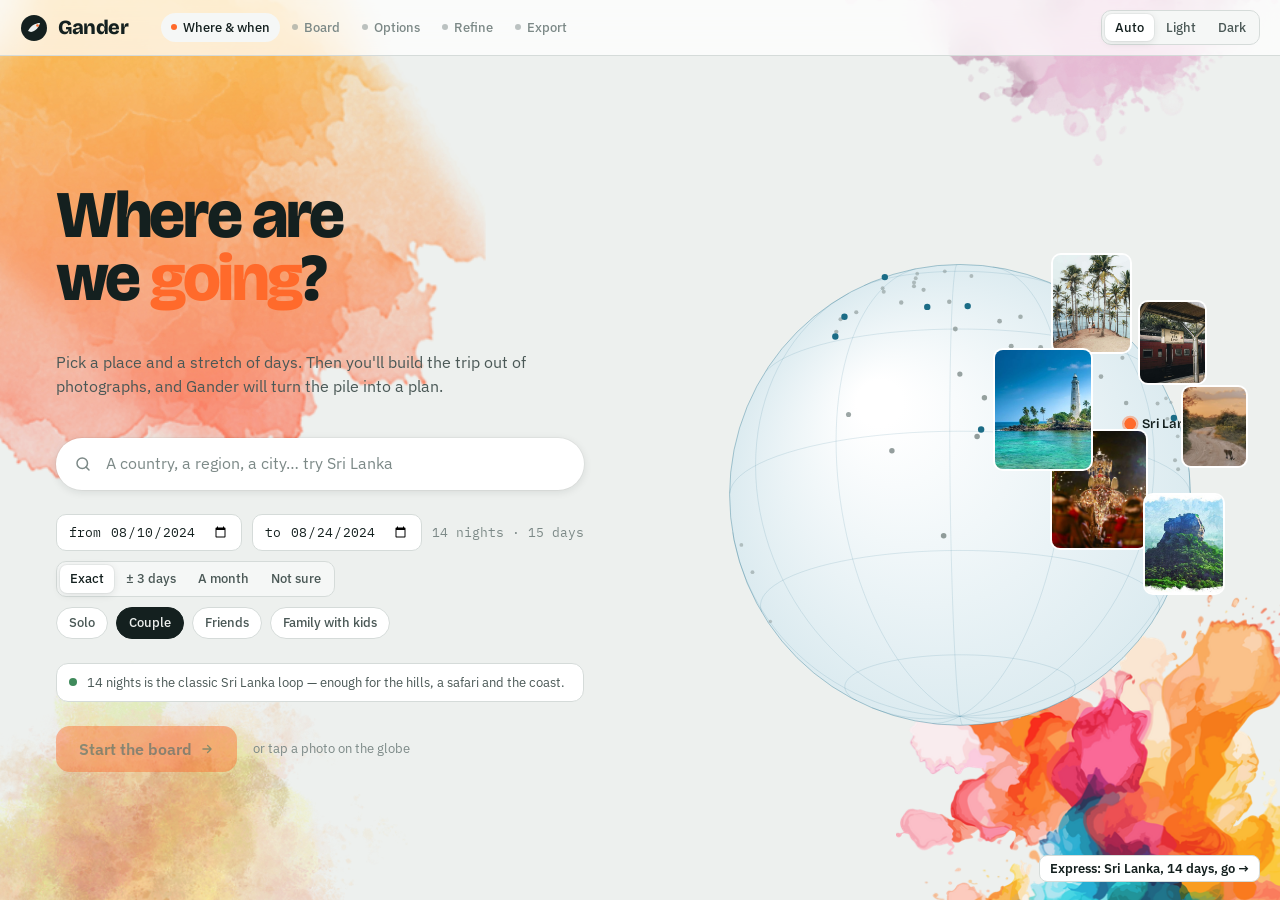
<file: gander-prototype/index.html>
<!doctype html>
<html lang="en">
<head>
<meta charset="utf-8">
<meta name="viewport" content="width=device-width,initial-scale=1">
<link rel="preconnect" href="https://fonts.gstatic.com" crossorigin>
<meta name="description" content="Gander — a trip planner where you plan by picking pictures. Interactive prototype: Sri Lanka, August 2024.">
<meta name="theme-color" content="#EDF0EE" media="(prefers-color-scheme: light)">
<meta name="theme-color" content="#101614" media="(prefers-color-scheme: dark)">
<link rel="icon" href="favicon.svg" type="image/svg+xml">
<link rel="apple-touch-icon" href="icon-180.png">
<meta property="og:type" content="website">
<meta property="og:title" content="Gander — plan by picking pictures">
<meta property="og:description" content="Interactive prototype of the full five-stage flow. Sri Lanka, August 2024.">
<meta property="og:image" content="og.jpg">
<meta name="twitter:card" content="summary_large_image">
<title>Gander</title>
<link rel="preconnect" href="https://fonts.googleapis.com">
<link rel="stylesheet" href="https://fonts.googleapis.com/css2?family=Bricolage+Grotesque:opsz,wght@12..96,300..800&family=IBM+Plex+Sans:ital,wght@0,400;0,500;0,600;1,400&family=IBM+Plex+Mono:wght@400;500&display=swap">
<style>
/* ==========================================================================
   SKEIN — the Gander design system · tokens v0.1
   A skein is a flock of geese in flight, and a coiled length of thread.
   The route is the thread. The cards are the beads. Everything else is quiet.
   ========================================================================== */

:root {
  /* ---- Ground & ink (light) ------------------------------------------- */
  --sk-ground:     #EDF0EE;   /* Fog — the page. Cool, slightly green, never cream */
  --sk-surface:    #FFFFFF;   /* Sheet — panels, cards' chrome, chat */
  --sk-surface-2:  #F5F7F6;   /* Sheet-2 — wells, inputs, shelf rails */
  --sk-ink:        #14201F;   /* Slate — primary text, locks, the tray floor */
  --sk-ink-2:      #4A5856;   /* secondary text */
  --sk-ink-3:      #7C8987;   /* muted text, placeholders, ghost pins */
  --sk-line:       #D5DBD9;   /* hairlines */
  --sk-line-2:     #E4E9E7;   /* softer hairlines inside wells */

  /* ---- The one accent -------------------------------------------------- */
  --sk-bill:       #FF6A2B;   /* Bill — a goose's bill. Must-haves, primary action, the hovered thing */
  --sk-bill-hover: #EE5A1C;
  --sk-bill-soft:  #FFE9DF;   /* tinted wash behind a must-have chip's label */
  --sk-on-bill:    #14201F;   /* text on Bill */

  /* ---- The thread ------------------------------------------------------ */
  --sk-thread:     #1B6C86;   /* Wake — the route line, transit connectors, links */
  --sk-thread-soft:#DCEBF0;

  /* ---- Semantic (never used as accent) --------------------------------- */
  --sk-ok:         #3F8A5B;   /* Marsh — feasible, booked */
  --sk-warn:       #D9A43A;   /* Straw — tight, needs attention */
  --sk-bad:        #C9452F;   /* Brick — over capacity, hard conflict */
  --sk-ok-soft:    #E3F0E7;
  --sk-warn-soft:  #F9EFD8;
  --sk-bad-soft:   #F8E1DC;

  /* ---- Photo scrim (over imagery, any theme) --------------------------- */
  --sk-scrim:      linear-gradient(180deg, rgba(20,32,31,0) 45%, rgba(20,32,31,.72) 100%);
  --sk-on-photo:   #FFFFFF;

  /* ---- Type ------------------------------------------------------------ */
  --sk-font-display: "Bricolage Grotesque", "Helvetica Neue", Arial, sans-serif;
  --sk-font-body:    "IBM Plex Sans", "Segoe UI", Roboto, system-ui, sans-serif;
  --sk-font-data:    "IBM Plex Mono", "SFMono-Regular", Menlo, Consolas, monospace;

  --sk-t-1: 0.75rem;   /* 12 — data labels, coordinates */
  --sk-t-2: 0.8125rem; /* 13 — chips, captions */
  --sk-t-3: 0.875rem;  /* 14 — UI body */
  --sk-t-4: 1rem;      /* 16 — reading body */
  --sk-t-5: 1.25rem;   /* 20 — card names (hero), section leads */
  --sk-t-6: 1.625rem;  /* 26 — option thesis, day headers */
  --sk-t-7: 2.125rem;  /* 34 — page titles */
  --sk-t-8: 3rem;      /* 48 — stat numerals */
  --sk-t-9: 4.25rem;   /* 68 — the one big number */

  --sk-lh-tight: 1.1;
  --sk-lh-ui:    1.35;
  --sk-lh-read:  1.55;
  --sk-track-label: 0.06em;

  /* ---- Space (4pt) ----------------------------------------------------- */
  --sk-s-1: 4px;  --sk-s-2: 8px;  --sk-s-3: 12px; --sk-s-4: 16px;
  --sk-s-5: 20px; --sk-s-6: 24px; --sk-s-7: 32px; --sk-s-8: 40px;
  --sk-s-9: 56px; --sk-s-10: 72px;

  /* ---- Radius: grows with the object ----------------------------------- */
  --sk-r-pin:   999px;  /* map pin — a circle */
  --sk-r-chip:  8px;    /* tray / slot chip */
  --sk-r-tile:  12px;   /* gallery tile */
  --sk-r-hero:  18px;   /* expanded card */
  --sk-r-sheet: 24px;   /* panels, mobile sheets */
  --sk-r-ctl:   10px;   /* buttons, inputs */

  /* ---- Elevation: only moving or floating things cast shadows ---------- */
  --sk-e-rest:  none;
  --sk-e-hover: 0 2px 8px rgba(20,32,31,.10), 0 0 0 1px rgba(20,32,31,.04);
  --sk-e-lift:  0 12px 32px rgba(20,32,31,.22), 0 2px 6px rgba(20,32,31,.10);   /* a card in flight */
  --sk-e-sheet: 0 24px 64px rgba(20,32,31,.28);

  /* ---- Card size classes ----------------------------------------------- */
  --sk-card-pin:  32px;
  --sk-card-chip: 64px;
  --sk-card-tile: 184px;
  --sk-card-hero: 400px;

  /* ---- Motion: one spring, a few durations ----------------------------- */
  --sk-spring: cubic-bezier(.22,.9,.24,1.02);  /* ≈ spring(stiffness 380, damping 32) */
  --sk-ease-out: cubic-bezier(.2,.7,.2,1);
  --sk-d-quick:  120ms;   /* hover, focus, toggles */
  --sk-d-shrink: 240ms;   /* card → pin */
  --sk-d-settle: 280ms;   /* card → slot */
  --sk-d-fly:    320ms;   /* card → tray, remix */
  --sk-d-reveal: 480ms;   /* panels, sheets */

  /* ---- Status rings (drawn on every projection) ------------------------ */
  --sk-ring-want:   0 0 0 2px var(--sk-surface);
  --sk-ring-must:   0 0 0 2px var(--sk-surface), 0 0 0 4px var(--sk-bill);
  --sk-ring-locked: 0 0 0 2px var(--sk-surface), 0 0 0 4px var(--sk-ink);
  --sk-ring-booked: 0 0 0 2px var(--sk-surface), 0 0 0 4px var(--sk-ok);

  /* ---- Route thread styles by mode ------------------------------------ */
  --sk-thread-w: 3px;
  --sk-thread-drive: 0;          /* solid */
  --sk-thread-fly:   10 8;       /* long dash */
  --sk-thread-rail:  6 4;        /* short dash */
  --sk-thread-walk:  1 6;        /* dotted */
  --sk-thread-ferry: 14 6 2 6;   /* dash-dot */

  color-scheme: light;
}

@media (prefers-color-scheme: dark) {
  :root:not([data-theme="light"]) {
    --sk-ground:     #0F1516;
    --sk-surface:    #17201F;
    --sk-surface-2:  #1E2928;
    --sk-ink:        #ECF0EE;
    --sk-ink-2:      #A8B4B1;
    --sk-ink-3:      #718280;
    --sk-line:       #2C3836;
    --sk-line-2:     #243030;
    --sk-bill:       #FF7A3D;
    --sk-bill-hover: #FF8B57;
    --sk-bill-soft:  #3A2418;
    --sk-on-bill:    #0F1516;
    --sk-thread:     #5FB3CE;
    --sk-thread-soft:#1A2F37;
    --sk-ok:         #6CC08A;  --sk-ok-soft:   #16301F;
    --sk-warn:       #E7B75A;  --sk-warn-soft: #362A12;
    --sk-bad:        #E5654F;  --sk-bad-soft:  #3B1A15;
    --sk-e-hover: 0 2px 8px rgba(0,0,0,.35), 0 0 0 1px rgba(255,255,255,.04);
    --sk-e-lift:  0 12px 32px rgba(0,0,0,.55), 0 2px 6px rgba(0,0,0,.3);
    --sk-e-sheet: 0 24px 64px rgba(0,0,0,.6);
    color-scheme: dark;
  }
}
:root[data-theme="dark"] {
  --sk-ground:     #0F1516;
  --sk-surface:    #17201F;
  --sk-surface-2:  #1E2928;
  --sk-ink:        #ECF0EE;
  --sk-ink-2:      #A8B4B1;
  --sk-ink-3:      #718280;
  --sk-line:       #2C3836;
  --sk-line-2:     #243030;
  --sk-bill:       #FF7A3D;
  --sk-bill-hover: #FF8B57;
  --sk-bill-soft:  #3A2418;
  --sk-on-bill:    #0F1516;
  --sk-thread:     #5FB3CE;
  --sk-thread-soft:#1A2F37;
  --sk-ok:         #6CC08A;  --sk-ok-soft:   #16301F;
  --sk-warn:       #E7B75A;  --sk-warn-soft: #362A12;
  --sk-bad:        #E5654F;  --sk-bad-soft:  #3B1A15;
  --sk-e-hover: 0 2px 8px rgba(0,0,0,.35), 0 0 0 1px rgba(255,255,255,.04);
  --sk-e-lift:  0 12px 32px rgba(0,0,0,.55), 0 2px 6px rgba(0,0,0,.3);
  --sk-e-sheet: 0 24px 64px rgba(0,0,0,.6);
  color-scheme: dark;
}

@media (prefers-reduced-motion: reduce) {
  :root {
    --sk-d-quick: 0ms; --sk-d-shrink: 120ms; --sk-d-settle: 120ms;
    --sk-d-fly: 120ms; --sk-d-reveal: 120ms;
  }
}

/* Gander prototype · app.css · built on Skein tokens (inlined above at build) */
*,*::before,*::after{box-sizing:border-box}
html,body{height:100%}
body{margin:0;background:var(--sk-ground);color:var(--sk-ink);font-family:var(--sk-font-body);font-size:var(--sk-t-3);line-height:var(--sk-lh-ui);-webkit-font-smoothing:antialiased;overflow:hidden}
button{font:inherit;color:inherit}
h1,h2,h3,h4{font-family:var(--sk-font-display);font-variation-settings:"opsz" 96;line-height:var(--sk-lh-tight);margin:0;text-wrap:balance}
a{color:var(--sk-thread)}
code,.mono{font-family:var(--sk-font-data);font-variant-numeric:tabular-nums}
.label{font-family:var(--sk-font-data);font-size:var(--sk-t-1);letter-spacing:var(--sk-track-label);text-transform:uppercase;color:var(--sk-ink-3)}
[hidden]{display:none!important}

#app{position:fixed;inset:0;display:grid;grid-template-rows:56px 1fr;overflow:hidden}
#app > main{position:relative;min-height:0}
#app > main > section{position:absolute;inset:0;overflow:hidden}

/* ===== decoration layer (watercolor) ===== */
#deco{position:fixed;inset:0;pointer-events:none;z-index:0;overflow:hidden}
#deco img{position:absolute;opacity:.9;mix-blend-mode:multiply;transition:opacity 600ms ease,transform 900ms var(--sk-ease-out)}
:root[data-theme="dark"] #deco img{mix-blend-mode:screen;opacity:.35}
@media (prefers-color-scheme:dark){:root:not([data-theme="light"]) #deco img{mix-blend-mode:screen;opacity:.35}}
#deco .s1{left:-14vw;top:-18vh;width:52vw}
#deco .s2{right:-10vw;top:-22vh;width:44vw}
#deco .s3{left:-8vw;bottom:-24vh;width:40vw}
#deco .s4{right:-6vw;bottom:-18vh;width:36vw}
#app[data-stage="globe"] #deco .s1{transform:rotate(-8deg)}
#app[data-stage="board"] #deco img,#app[data-stage="questions"] #deco img{opacity:.55}
#app[data-stage="work"] #deco img{opacity:.35}
#app[data-stage="work"] #deco .s3,#app[data-stage="work"] #deco .s4{opacity:.5}

/* ===== top bar ===== */
#topbar{position:relative;z-index:5;display:flex;align-items:center;gap:var(--sk-s-4);padding:0 var(--sk-s-5);background:color-mix(in srgb,var(--sk-surface) 72%,transparent);backdrop-filter:blur(14px);border-bottom:1px solid var(--sk-line)}
#topbar .logo{display:flex;align-items:center;gap:10px;font-family:var(--sk-font-display);font-weight:800;font-size:var(--sk-t-5);letter-spacing:-.02em}
#topbar .logo svg{width:28px;height:28px}
#crumbs{display:flex;gap:2px;margin-left:var(--sk-s-4)}
#crumbs button{background:transparent;border:0;padding:6px 10px;border-radius:999px;color:var(--sk-ink-3);font-size:var(--sk-t-2);font-weight:500;cursor:pointer;display:flex;align-items:center;gap:6px}
#crumbs button i{width:6px;height:6px;border-radius:999px;background:currentColor;opacity:.5}
#crumbs button.on{color:var(--sk-ink);background:var(--sk-surface-2)}
#crumbs button.on i{background:var(--sk-bill);opacity:1}
#crumbs button.done{color:var(--sk-ink-2)}
#crumbs button:disabled{cursor:default}
#tripline{margin-left:auto;display:flex;align-items:center;gap:10px;font-size:var(--sk-t-2);color:var(--sk-ink-2)}
#tripline .mono{color:var(--sk-ink)}
.seg{display:inline-flex;background:var(--sk-surface-2);border:1px solid var(--sk-line);border-radius:var(--sk-r-ctl);padding:3px;gap:2px}
.seg button{font-size:var(--sk-t-2);font-weight:500;border:0;background:transparent;color:var(--sk-ink-2);padding:5px 10px;border-radius:7px;cursor:pointer}
.seg button[aria-pressed="true"]{background:var(--sk-surface);color:var(--sk-ink);box-shadow:var(--sk-e-hover)}

/* ===== buttons ===== */
.btn{font-weight:600;font-size:var(--sk-t-3);border-radius:var(--sk-r-ctl);padding:10px 16px;border:1px solid transparent;cursor:pointer;display:inline-flex;align-items:center;gap:8px;line-height:1;transition:transform var(--sk-d-quick) var(--sk-spring),background var(--sk-d-quick),box-shadow var(--sk-d-quick),opacity var(--sk-d-quick);white-space:nowrap}
.btn:active{transform:scale(.97)}
.btn:disabled{opacity:.45;cursor:default}
.btn.primary{background:var(--sk-bill);color:var(--sk-on-bill)}
.btn.primary:hover:not(:disabled){background:var(--sk-bill-hover)}
.btn.ink{background:var(--sk-ink);color:var(--sk-ground)}
.btn.quiet{background:var(--sk-surface);border-color:var(--sk-line);color:var(--sk-ink)}
.btn.quiet:hover{background:var(--sk-surface-2)}
.btn.bare{background:transparent;color:var(--sk-thread);padding-inline:6px}
.btn.sm{padding:6px 10px;font-size:var(--sk-t-2);border-radius:8px}
.btn.lg{padding:14px 22px;font-size:var(--sk-t-4);border-radius:14px}
.btn svg{width:14px;height:14px;fill:none;stroke:currentColor;stroke-width:2.2;stroke-linecap:round;stroke-linejoin:round}
.btn:focus-visible,.card:focus-visible,button:focus-visible{outline:2px solid var(--sk-thread);outline-offset:2px}
.pill{display:inline-flex;align-items:center;gap:6px;font-size:var(--sk-t-2);font-weight:500;padding:6px 12px;border-radius:999px;border:1px solid var(--sk-line);background:var(--sk-surface);color:var(--sk-ink-2);cursor:pointer}
.pill.on{background:var(--sk-ink);border-color:var(--sk-ink);color:var(--sk-ground)}

/* ===== THE CARD LAYER ===== */
#cards{position:fixed;inset:0;z-index:20;pointer-events:none;transition:opacity 300ms,filter 300ms}
#app[data-stage="questions"] ~ #cards{opacity:.18;filter:blur(3px)}
#app[data-stage="questions"] ~ #cards .card{pointer-events:none}
.card{position:absolute;left:0;top:0;width:64px;height:64px;border-radius:var(--sk-r-chip);overflow:hidden;background:var(--sk-surface-2);box-shadow:var(--sk-ring-want);pointer-events:auto;cursor:pointer;opacity:1;
  transition:left var(--sk-d-fly) var(--sk-spring),top var(--sk-d-fly) var(--sk-spring),width var(--sk-d-fly) var(--sk-spring),height var(--sk-d-fly) var(--sk-spring),border-radius var(--sk-d-fly) var(--sk-spring),box-shadow 200ms ease,opacity 240ms ease,filter 240ms ease;
  will-change:left,top,width,height}
#cards.instant .card{transition:box-shadow 200ms ease,opacity 240ms ease,filter 240ms ease}
#cards.quick .card{transition-duration:var(--sk-d-quick)}
.card.off{opacity:0;pointer-events:none}
.card.flying{box-shadow:var(--sk-e-lift),var(--sk-ring-want);z-index:5}
.card.must.flying{box-shadow:var(--sk-e-lift),var(--sk-ring-must)}
.card.dragging{transition:none;box-shadow:var(--sk-e-sheet),var(--sk-ring-want);z-index:9;cursor:grabbing}
.card img{position:absolute;inset:0;width:100%;height:100%;object-fit:cover;display:block;pointer-events:none;user-select:none;-webkit-user-drag:none}
.card .scrim{position:absolute;inset:0;background:var(--sk-scrim);opacity:0;transition:opacity 200ms;pointer-events:none}
.card .name{position:absolute;left:10px;right:10px;bottom:9px;color:#fff;font-family:var(--sk-font-display);font-weight:600;font-size:12px;line-height:1.15;opacity:0;transition:opacity 200ms;text-shadow:0 1px 2px rgba(0,0,0,.35);pointer-events:none}
.card .type{position:absolute;top:8px;left:8px;font-family:var(--sk-font-data);font-size:9px;letter-spacing:.08em;text-transform:uppercase;color:#fff;background:rgba(20,32,31,.55);padding:2px 6px;border-radius:999px;backdrop-filter:blur(6px);opacity:0;transition:opacity 200ms;pointer-events:none}
.card .type.date{background:var(--sk-bill);color:var(--sk-on-bill)}
.card .badge{position:absolute;top:6px;right:6px;width:18px;height:18px;border-radius:999px;display:none;place-items:center;color:#fff;background:var(--sk-ink);z-index:2}
.card .badge svg{width:10px;height:10px;fill:none;stroke:currentColor;stroke-width:2.4;stroke-linecap:round;stroke-linejoin:round}
.card.must .badge.b-must{display:grid;background:var(--sk-bill);color:var(--sk-on-bill)}
.card.locked .badge.b-lock{display:grid;background:var(--sk-ink)}
.card.booked .badge.b-book{display:grid;background:var(--sk-ok)}
.card.locked.must .badge.b-must{display:none}
.card.booked .badge.b-lock,.card.booked .badge.b-must{display:none}
.card.must{box-shadow:var(--sk-ring-must)}
.card.locked{box-shadow:var(--sk-ring-locked)}
.card.booked{box-shadow:var(--sk-ring-booked)}
.card.dropped{filter:saturate(.15) brightness(.95);box-shadow:none}
.card .act{position:absolute;right:8px;bottom:8px;width:28px;height:28px;border-radius:999px;background:var(--sk-surface);color:var(--sk-ink);border:0;display:grid;place-items:center;opacity:0;transform:scale(.8);transition:all var(--sk-d-quick) var(--sk-spring);cursor:pointer;z-index:3;box-shadow:var(--sk-e-hover)}
.card .act svg{width:14px;height:14px;stroke:currentColor;stroke-width:2.4;fill:none;stroke-linecap:round}
.card .act.x{right:auto;left:8px;top:8px;bottom:auto;width:22px;height:22px}
.card .act.x svg{width:10px;height:10px}
.card:hover .act{opacity:1;transform:none}
.card[data-shape="tile"] .scrim,.card[data-shape="hero"] .scrim,.card[data-shape="tile"] .name,.card[data-shape="hero"] .name,.card[data-shape="tile"] .type,.card[data-shape="hero"] .type{opacity:1}
.card[data-shape="hero"] .name{font-size:var(--sk-t-5);left:16px;right:16px;bottom:14px}
.card[data-shape="hero"] .type{font-size:10px;top:12px;left:12px;padding:3px 8px}
.card[data-shape="pin"] .badge{width:12px;height:12px;top:-2px;right:-2px}
.card[data-shape="pin"] .badge svg{width:7px;height:7px}
.card[data-shape="chip"] .badge{width:16px;height:16px;top:4px;right:4px}
.card[data-shape="pin"] .act{display:none}
.card[data-role="gallery"]:hover{box-shadow:var(--sk-e-hover),var(--sk-ring-want)}
.card[data-role="gallery"].intray{filter:saturate(.35) brightness(.9)}
.card[data-role="gallery"].intray .act.add{display:none}
.card .meta{position:absolute;left:12px;right:12px;bottom:44px;display:none;gap:5px;flex-wrap:wrap;z-index:2;pointer-events:none}
.card .meta span{font-family:var(--sk-font-data);font-size:9px;letter-spacing:.06em;text-transform:uppercase;color:#fff;background:rgba(255,255,255,.18);backdrop-filter:blur(6px);padding:2px 6px;border-radius:999px}
.card[data-shape="hero"] .meta{display:flex}

/* slots */
[data-slot]{position:relative}
[data-slot].ghosted::before{content:"";position:absolute;inset:0;border-radius:inherit;background-image:var(--ghost);background-size:cover;background-position:center;opacity:.35;filter:saturate(.4)}
.map .pslot.ghosted::before{opacity:.6;filter:saturate(.6)}
.map .pslot.ghosted::after{border-width:1px;opacity:.5}
[data-slot].ghosted::after{content:"";position:absolute;inset:-2px;border-radius:inherit;border:1.5px dashed var(--sk-ink-3);opacity:.7}
[data-slot].vacant{background:transparent}

/* ===== GLOBE ===== */
#v-globe{display:grid;grid-template-columns:1fr 1fr;align-items:center}
@media (max-width:900px){#v-globe{grid-template-columns:1fr;grid-template-rows:auto 1fr}}
#globe-left{padding:var(--sk-s-8) var(--sk-s-9);position:relative;z-index:2;display:grid;gap:var(--sk-s-6);align-content:center;max-width:640px}
#globe-left h1{font-size:clamp(2.6rem,5.2vw,4.4rem);font-weight:800;letter-spacing:-.035em;line-height:.95}
#globe-left h1 em{font-style:normal;color:var(--sk-bill)}
#globe-left .lede{font-size:var(--sk-t-4);color:var(--sk-ink-2);max-width:48ch;line-height:1.5}
.search{position:relative}
.search .inp{display:flex;align-items:center;gap:12px;background:var(--sk-surface);border-radius:999px;padding:14px 18px;box-shadow:var(--sk-e-hover);font-size:var(--sk-t-4)}
.search .inp svg{width:18px;height:18px;stroke:var(--sk-ink-3);fill:none;stroke-width:2;stroke-linecap:round;flex:none}
.search input{border:0;background:transparent;font:inherit;color:inherit;outline:0;flex:1;min-width:0}
.search input::placeholder{color:var(--sk-ink-3)}
.search .drop{position:absolute;left:0;right:0;top:calc(100% + 6px);background:var(--sk-surface);border-radius:16px;box-shadow:var(--sk-e-sheet);padding:6px;z-index:6;max-height:300px;overflow:auto}
.search .drop button{display:flex;width:100%;text-align:left;gap:12px;align-items:center;border:0;background:transparent;padding:10px 12px;border-radius:10px;cursor:pointer}
.search .drop button:hover,.search .drop button.sel{background:var(--sk-surface-2)}
.search .drop b{font-weight:600}
.search .drop small{color:var(--sk-ink-3);font-family:var(--sk-font-data);font-size:var(--sk-t-1)}
.search .drop .ok{margin-left:auto;font-family:var(--sk-font-data);font-size:10px;color:var(--sk-ok);letter-spacing:.06em;text-transform:uppercase}
.dates{display:grid;gap:10px}
.dates .row{display:flex;gap:10px;flex-wrap:wrap;align-items:center}
.dates .di{display:flex;align-items:center;gap:8px;background:var(--sk-surface);border:1px solid var(--sk-line);border-radius:var(--sk-r-ctl);padding:8px 12px;font-family:var(--sk-font-data);font-size:var(--sk-t-2)}
.dates .di input{border:0;background:transparent;font:inherit;color:inherit;outline:0}
.dates .len{font-family:var(--sk-font-data);font-size:var(--sk-t-2);color:var(--sk-ink-3)}
.party{display:flex;gap:8px;flex-wrap:wrap}
#globe-right{position:relative;height:100%;min-height:420px}
#globe{position:absolute;inset:0;width:100%;height:100%;display:block}
#globe-feat{position:absolute;inset:0;pointer-events:none}
#globe-feat .fslot{position:absolute;width:64px;height:64px;border-radius:var(--sk-r-chip);transform:translate(-50%,-50%);pointer-events:none}
.feas{display:flex;align-items:center;gap:10px;font-size:var(--sk-t-2);color:var(--sk-ink-2);background:var(--sk-surface);border-radius:12px;padding:10px 12px;border:1px solid var(--sk-line)}
.feas i{width:8px;height:8px;border-radius:999px;background:var(--sk-ok);flex:none}
.feas.tight i{background:var(--sk-warn)}
.go{display:flex;align-items:center;gap:var(--sk-s-4)}
.go .hint{font-size:var(--sk-t-2);color:var(--sk-ink-3)}

/* ===== BOARD ===== */
#v-board{display:grid;grid-template-columns:minmax(300px,34%) 1fr;grid-template-rows:1fr auto;grid-template-areas:"map shelves" "tray tray"}
@media (max-width:900px){#v-board{grid-template-columns:1fr;grid-template-rows:38vh 1fr auto;grid-template-areas:"map" "shelves" "tray"}}
#board-map{grid-area:map;position:relative;border-right:1px solid var(--sk-line);background:color-mix(in srgb,var(--sk-thread-soft) 45%,var(--sk-ground));overflow:hidden}
#board-shelves{grid-area:shelves;overflow:auto;padding:var(--sk-s-5) var(--sk-s-6) var(--sk-s-6);display:grid;gap:var(--sk-s-6);align-content:start;position:relative;z-index:1}
.board-h{display:flex;align-items:flex-end;justify-content:space-between;gap:var(--sk-s-4);flex-wrap:wrap}
.board-h h2{font-size:var(--sk-t-7);font-weight:700;letter-spacing:-.02em}
.board-h p{color:var(--sk-ink-2);max-width:60ch}
.shelf{display:grid;gap:10px}
.shelf-h{display:flex;align-items:baseline;justify-content:space-between;gap:var(--sk-s-4)}
.shelf-h h3{font-size:var(--sk-t-5);font-weight:600}
.shelf-h .why{font-size:var(--sk-t-2);color:var(--sk-ink-3);font-family:var(--sk-font-data)}
.shelf-row{display:flex;gap:12px;overflow-x:auto;overflow-y:hidden;padding:4px 4px 10px;scrollbar-width:thin;scroll-snap-type:x proximity}
.shelf-row .tslot{flex:none;width:156px;aspect-ratio:4/5;border-radius:var(--sk-r-tile);scroll-snap-align:start;background:var(--sk-surface-2)}
.shelf-row .tslot.wide{width:210px;aspect-ratio:5/4}
.shelf-row .tslot.tall{width:140px;aspect-ratio:3/4.4}
.shelf.empty .shelf-row{min-height:60px;align-items:center;color:var(--sk-ink-3);font-size:var(--sk-t-2);padding-left:6px}
.sugg{display:flex;gap:10px;align-items:center;background:var(--sk-surface);border:1px solid var(--sk-line);border-radius:12px;padding:8px 12px;font-size:var(--sk-t-2);color:var(--sk-ink-2);width:max-content;max-width:100%}
.sugg .sslot{width:34px;height:34px;border-radius:var(--sk-r-chip);flex:none}
.sugg b{color:var(--sk-ink);font-weight:500}

/* map (shared) */
.map{position:absolute;inset:0}
.map svg{position:absolute;inset:0;width:100%;height:100%}
.map .land{fill:var(--sk-surface);stroke:var(--sk-line);stroke-width:1.2;filter:drop-shadow(0 8px 18px rgba(20,32,31,.12))}
:root[data-theme="dark"] .map .land{fill:var(--sk-surface-2)}
@media (prefers-color-scheme:dark){:root:not([data-theme="light"]) .map .land{fill:var(--sk-surface-2)}}
.map .grat{stroke:var(--sk-thread);stroke-opacity:.14;stroke-width:.6;fill:none}
.map .thread{fill:none;stroke:var(--sk-thread);stroke-width:3;stroke-linecap:round;stroke-linejoin:round}
.map .thread.halo{stroke:var(--sk-surface);stroke-width:7;stroke-opacity:.9}
.map .thread.proposed{stroke:var(--sk-ink-3);stroke-dasharray:2 4;stroke-width:2.5}
.map .conflict{fill:none;stroke:var(--sk-bad);stroke-width:2.5;stroke-dasharray:4 5;stroke-linecap:round}
.map .base{fill:var(--sk-surface);stroke:var(--sk-thread);stroke-width:3}
.map .lbl{font-family:var(--sk-font-data);font-size:9.5px;fill:var(--sk-ink-2);letter-spacing:.04em;text-transform:uppercase;pointer-events:none}
.map .lbl.big{font-family:var(--sk-font-display);font-size:14px;font-weight:700;letter-spacing:-.01em;text-transform:none;fill:var(--sk-ink)}
.map .legs{font-family:var(--sk-font-data);font-size:8.5px;fill:var(--sk-thread)}
.map .pins{position:absolute;inset:0;pointer-events:none}
.map .pslot{position:absolute;width:26px;height:26px;border-radius:999px;transform:translate(-50%,-50%);pointer-events:none}
.map .pslot.hover{width:150px;height:110px;border-radius:var(--sk-r-tile);z-index:3}
.map .stick{position:absolute;transform:translate(-50%,-50%);pointer-events:none;opacity:.95;filter:drop-shadow(0 2px 4px rgba(0,0,0,.12))}
.map .maptitle{position:absolute;left:16px;top:14px;display:grid;gap:2px;pointer-events:none}
.map .maptitle b{font-family:var(--sk-font-display);font-weight:700;font-size:var(--sk-t-5);letter-spacing:-.01em}
.map .maptitle span{font-family:var(--sk-font-data);font-size:var(--sk-t-1);color:var(--sk-ink-3)}
.map .legend{position:absolute;left:16px;bottom:14px;display:grid;gap:4px;font-family:var(--sk-font-data);font-size:10px;color:var(--sk-ink-3);pointer-events:none}
.map .legend div{display:flex;align-items:center;gap:8px}
.map .legend svg{width:34px;height:8px;position:static}

/* tray */
#tray-wrap{grid-area:tray;background:var(--sk-ink);color:var(--sk-ground);padding:12px 20px 16px;position:relative;z-index:2;border-top:1px solid rgba(255,255,255,.08)}
#tray-wrap .card-scope{--sk-surface:#14201F}
.meter{display:grid;grid-template-columns:1fr auto;gap:var(--sk-s-4);align-items:center;margin-bottom:10px}
.meter .bar{height:6px;border-radius:999px;background:rgba(255,255,255,.12);position:relative;overflow:visible}
.meter .bar i{position:absolute;inset:0 auto 0 0;border-radius:999px;background:var(--sk-ok);width:0;transition:width var(--sk-d-fly) var(--sk-spring),background var(--sk-d-quick);max-width:100%}
.meter .bar b{position:absolute;top:-4px;bottom:-4px;width:2px;background:var(--sk-ground);left:100%;transform:translateX(-1px)}
.meter .txt{font-size:var(--sk-t-2);color:rgba(255,255,255,.7);white-space:nowrap}
.meter .txt strong{color:#fff;font-weight:600}
.ribbon{position:relative;height:34px;margin:0 2px 8px}
.ribbon .track{position:absolute;left:0;right:0;top:22px;height:2px;background:rgba(255,255,255,.18)}
.ribbon .d{position:absolute;top:26px;transform:translateX(-50%);font-family:var(--sk-font-data);font-size:9px;color:rgba(255,255,255,.45);white-space:nowrap}
.ribbon .d.first,.ribbon .d.last{color:rgba(255,255,255,.8)}
.ribbon .peg{position:absolute;top:0;transform:translateX(-50%);display:grid;justify-items:center;gap:0}
.ribbon .peg .pslot{width:22px;height:22px;border-radius:999px;position:relative}
.ribbon .peg s{text-decoration:none;display:block;width:2px;height:6px;background:var(--sk-bill)}
.ribbon .peg.soft s{background:rgba(255,255,255,.5)}
.ribbon .peg.soft .pslot{outline:1.5px dashed rgba(255,255,255,.5);outline-offset:2px}
#tray{display:flex;align-items:flex-end;gap:6px;height:72px;min-width:0;border-radius:10px}
#tray.over{outline:2px dashed rgba(255,255,255,.35);outline-offset:4px}
#tray .tslot{flex:1 1 0;min-width:0;max-width:96px;height:56px;border-radius:var(--sk-r-chip);transition:flex-grow var(--sk-d-quick) var(--sk-ease-out),height var(--sk-d-quick) var(--sk-ease-out),max-width var(--sk-d-quick) var(--sk-ease-out)}
#tray .empty{color:rgba(255,255,255,.45);font-size:var(--sk-t-2);align-self:center;display:flex;align-items:center;gap:10px}
#tray .empty i{width:34px;height:34px;border-radius:var(--sk-r-chip);border:1.5px dashed rgba(255,255,255,.35);display:inline-block}
.tray-foot{display:flex;justify-content:space-between;align-items:center;gap:var(--sk-s-4);margin-top:10px;flex-wrap:wrap}
.tray-foot .hint{font-size:var(--sk-t-2);color:rgba(255,255,255,.55)}
.tray-foot .hint b{color:rgba(255,255,255,.85);font-weight:500}

/* ===== QUESTIONS ===== */
#v-questions{position:fixed;inset:56px 0 0 0;z-index:30;display:grid;place-items:center;background:color-mix(in srgb,var(--sk-ground) 55%,transparent);backdrop-filter:blur(3px)}
.qcard{width:min(720px,94vw);background:var(--sk-surface);border-radius:var(--sk-r-sheet);box-shadow:var(--sk-e-sheet);padding:var(--sk-s-7);display:grid;gap:var(--sk-s-5);position:relative;overflow:hidden}
.qcard .prog{display:flex;gap:6px;align-items:center}
.qcard .prog i{width:8px;height:8px;border-radius:999px;background:var(--sk-line)}
.qcard .prog i.on{background:var(--sk-bill)}
.qcard .prog i.done{background:var(--sk-ink)}
.qcard .prog span{margin-left:auto;font-family:var(--sk-font-data);font-size:var(--sk-t-1);color:var(--sk-ink-3)}
.qcard h2{font-size:var(--sk-t-6);font-weight:600}
.qcard p{color:var(--sk-ink-2);font-size:var(--sk-t-4);max-width:56ch;line-height:1.5}
.qopts{display:grid;grid-template-columns:repeat(auto-fit,minmax(170px,1fr));gap:12px}
.qopt{text-align:left;border:1.5px solid var(--sk-line);background:var(--sk-surface-2);border-radius:var(--sk-r-tile);padding:14px;cursor:pointer;display:grid;gap:4px;transition:all var(--sk-d-quick)}
.qopt:hover{border-color:var(--sk-ink)}
.qopt b{font-weight:600;font-size:var(--sk-t-3)}
.qopt small{color:var(--sk-ink-3);font-family:var(--sk-font-data);font-size:var(--sk-t-1)}
.qopt.img{padding:0;overflow:hidden;grid-template-rows:120px auto}
.qopt.img .ph{background-size:cover;background-position:center}
.qopt.img .tx{padding:12px 14px;display:grid;gap:2px}
.qslider{display:grid;gap:8px}
.qslider input{width:100%;accent-color:var(--sk-bill)}
.qslider .ends{display:flex;justify-content:space-between;font-family:var(--sk-font-data);font-size:var(--sk-t-1);color:var(--sk-ink-3);letter-spacing:.06em;text-transform:uppercase}
.qfoot{display:flex;justify-content:space-between;align-items:center;gap:var(--sk-s-4)}
.qmini{position:absolute;right:-30px;top:-30px;width:180px;height:180px;opacity:.55;pointer-events:none}

/* ===== WORKSPACE ===== */
#v-work{display:grid;grid-template-columns:1fr minmax(320px,34%);grid-template-rows:1fr}
@media (max-width:900px){#v-work{grid-template-columns:1fr;grid-template-rows:1fr 42vh}}
#dash{position:relative;display:grid;grid-template-rows:auto minmax(200px,38%) 1fr auto;min-height:0;border-right:1px solid var(--sk-line)}
#dash-top{display:flex;align-items:center;gap:10px;padding:10px 16px;border-bottom:1px solid var(--sk-line);background:var(--sk-surface);flex-wrap:wrap;position:relative;z-index:2}
.tabs{display:flex;gap:8px;flex:1;min-width:0;overflow:auto}
.tab{flex:1 1 180px;min-width:160px;text-align:left;background:var(--sk-surface-2);border:1.5px solid var(--sk-line);border-radius:12px;padding:8px 12px;cursor:pointer;display:grid;gap:2px;transition:all var(--sk-d-quick)}
.tab[aria-selected="true"]{background:var(--sk-surface);border-color:var(--sk-ink);box-shadow:var(--sk-e-hover)}
.tab .th{font-family:var(--sk-font-display);font-weight:600;font-size:var(--sk-t-4);line-height:1.1;display:flex;gap:8px;align-items:center}
.tab .th i{width:8px;height:8px;border-radius:999px;background:var(--acc)}
.tab .tr{font-size:var(--sk-t-1);color:var(--sk-ink-2);font-family:var(--sk-font-data)}
.tab .tr b{color:var(--sk-bad);font-weight:500}
#chosen-h{display:none;align-items:center;gap:12px;flex:1}
#chosen-h h2{font-size:var(--sk-t-5);font-weight:700}
#chosen-h .sub{font-family:var(--sk-font-data);font-size:var(--sk-t-1);color:var(--sk-ink-3)}
#v-work[data-mode="refine"] .tabs{display:none}
#v-work[data-mode="refine"] #chosen-h{display:flex}
#dash-map{position:relative;background:color-mix(in srgb,var(--sk-thread-soft) 45%,var(--sk-ground));border-bottom:1px solid var(--sk-line);overflow:hidden}
#dash-days{overflow:auto;padding:14px 16px;display:flex;gap:12px;align-items:stretch;scroll-snap-type:x proximity;position:relative}
#dash-days.compare{display:grid;grid-auto-flow:column;grid-auto-columns:minmax(200px,1fr)}
.day{flex:none;width:224px;background:var(--sk-surface);border:1px solid var(--sk-line);border-radius:var(--sk-r-tile);padding:12px;display:grid;gap:8px;align-content:start;scroll-snap-align:start;transition:border-color var(--sk-d-quick),box-shadow var(--sk-d-quick);position:relative}
.day.over{border-color:var(--sk-thread);box-shadow:0 0 0 3px var(--sk-thread-soft)}
.day.changed{animation:flash 900ms ease}
@keyframes flash{0%{box-shadow:0 0 0 3px var(--sk-bill-soft);border-color:var(--sk-bill)}100%{box-shadow:none}}
.day-h{display:flex;justify-content:space-between;align-items:baseline;gap:8px;cursor:pointer}
.day-h h4{font-size:var(--sk-t-4);font-weight:600}
.day-h .base{font-size:var(--sk-t-2);color:var(--sk-ink-2)}
.day-h .d{font-family:var(--sk-font-data);font-size:10px;color:var(--sk-ink-3);white-space:nowrap}
.day .stay{display:flex;align-items:center;gap:8px;font-family:var(--sk-font-data);font-size:10px;color:var(--sk-ink-3)}
.day .stay i{width:10px;height:10px;border-radius:999px;background:var(--sk-surface);border:2.5px solid var(--sk-thread);display:inline-block}
.slot{display:grid;grid-template-columns:44px 1fr;gap:10px;align-items:center;border-radius:10px;padding:2px}
.slot .dslot{width:44px;height:44px;border-radius:var(--sk-r-chip)}
.slot .t{font-size:var(--sk-t-2);font-weight:500;line-height:1.2;cursor:pointer}
.slot .t:hover{color:var(--sk-thread)}
.slot .m{font-family:var(--sk-font-data);font-size:10px;color:var(--sk-ink-3);margin-top:2px}
.slot .tools{display:flex;gap:4px;margin-top:4px}
.slot .tools button{border:0;background:var(--sk-surface-2);color:var(--sk-ink-2);border-radius:6px;padding:2px 6px;font-size:10px;font-family:var(--sk-font-data);cursor:pointer;display:inline-flex;align-items:center;gap:4px}
.slot .tools button:hover{background:var(--sk-line)}
.slot .tools button.on{background:var(--sk-ink);color:var(--sk-ground)}
.slot .tools svg{width:9px;height:9px;fill:none;stroke:currentColor;stroke-width:2.4;stroke-linecap:round}
.transit{display:grid;grid-template-columns:44px 1fr;gap:10px;align-items:center;height:20px}
.transit svg{width:44px;height:20px;display:block}
.transit .m{font-family:var(--sk-font-data);font-size:10px;color:var(--sk-thread)}
.flag{display:inline-flex;align-items:center;gap:5px;font-size:10px;font-weight:500;padding:2px 7px;border-radius:999px;margin-top:3px;font-family:var(--sk-font-data)}
.flag.warn{background:var(--sk-warn-soft);color:#6f4d0a}
.flag.bad{background:var(--sk-bad-soft);color:#7a2618}
.flag.ok{background:var(--sk-ok-soft);color:#1f5a35}
:root[data-theme="dark"] .flag{color:var(--sk-ink)}
@media (prefers-color-scheme:dark){:root:not([data-theme="light"]) .flag{color:var(--sk-ink)}}
.free{border:1.5px dashed var(--sk-line);border-radius:var(--sk-r-chip);padding:8px;text-align:center;font-size:var(--sk-t-1);color:var(--sk-ink-3);font-family:var(--sk-font-data)}
.day.endday{background:transparent;border-style:dashed;display:grid;place-content:center;text-align:center;color:var(--sk-ink-3);font-family:var(--sk-font-data);font-size:var(--sk-t-1);width:140px}
.day.endday b{font-family:var(--sk-font-display);font-size:var(--sk-t-5);color:var(--sk-ink);display:block;margin-bottom:6px}
.leftout{flex:none;width:224px;display:grid;gap:8px;align-content:start;padding:12px;border-radius:var(--sk-r-tile);background:var(--sk-surface-2);border:1px dashed var(--sk-line)}
.leftout h4{font-size:var(--sk-t-3);font-weight:600;display:flex;justify-content:space-between}
.leftout h4 span{font-family:var(--sk-font-data);font-size:10px;color:var(--sk-ink-3);font-weight:400}
.leftout .lo{display:grid;grid-template-columns:36px 1fr;gap:8px;align-items:center}
.leftout .loslot{width:36px;height:36px;border-radius:var(--sk-r-chip)}
.leftout .lo .t{font-size:var(--sk-t-1);font-weight:500;line-height:1.2}
.leftout .lo .r{font-family:var(--sk-font-data);font-size:9.5px;color:var(--sk-ink-3);line-height:1.3}
.leftout .lo button{border:0;background:transparent;color:var(--sk-thread);font-size:10px;font-family:var(--sk-font-data);padding:0;cursor:pointer;text-align:left;margin-top:2px}
#dash-stats{display:grid;grid-template-columns:repeat(auto-fit,minmax(96px,1fr));gap:1px;background:var(--sk-line);border-top:1px solid var(--sk-line);position:relative;z-index:2}
.stat{background:var(--sk-surface);padding:8px 12px;display:grid;gap:1px}
.stat .v{font-family:var(--sk-font-display);font-weight:600;font-size:var(--sk-t-5);letter-spacing:-.02em;line-height:1;font-variant-numeric:tabular-nums;transition:color 300ms}
.stat .v small{font-family:var(--sk-font-data);font-size:10px;color:var(--sk-ink-3);letter-spacing:0;margin-left:3px}
.stat .k{font-family:var(--sk-font-data);font-size:9.5px;letter-spacing:var(--sk-track-label);text-transform:uppercase;color:var(--sk-ink-3)}
.stat.warn .v{color:var(--sk-warn)}
.stat.bad .v{color:var(--sk-bad)}
.stat.ok .v{color:var(--sk-ok)}
.stat .v.bump{animation:bump 500ms var(--sk-spring)}
@keyframes bump{30%{transform:scale(1.12)}}

/* variants drawer (refine mode) */
#variants{display:none;gap:10px;padding:10px 16px;border-top:1px dashed var(--sk-line);background:var(--sk-surface-2);overflow:auto;align-items:center;position:relative;z-index:2}
#v-work[data-mode="refine"] #variants{display:flex}
#variants .vh{font-family:var(--sk-font-data);font-size:var(--sk-t-1);letter-spacing:var(--sk-track-label);text-transform:uppercase;color:var(--sk-ink-3);flex:none;width:90px;line-height:1.3}
.vday{flex:none;display:flex;align-items:center;gap:8px;background:var(--sk-surface);border:1px solid var(--sk-line);border-radius:10px;padding:6px 10px 6px 6px;cursor:grab}
.vday .vslots{display:flex;gap:3px}
.vday .vslot{width:26px;height:26px;border-radius:6px}
.vday .vt{display:grid;gap:1px}
.vday .vt b{font-size:var(--sk-t-1);font-weight:600}
.vday .vt span{font-family:var(--sk-font-data);font-size:9px;color:var(--sk-ink-3)}
.vday button{border:0;background:var(--sk-surface-2);border-radius:6px;padding:4px 7px;font-size:10px;font-family:var(--sk-font-data);cursor:pointer;color:var(--sk-thread)}
.vday.pricing{outline:2px solid var(--sk-ink-3)}
.price{position:absolute;background:var(--sk-ink);color:var(--sk-ground);font-family:var(--sk-font-data);font-size:10px;padding:5px 8px;border-radius:8px;pointer-events:none;z-index:30;white-space:nowrap;box-shadow:var(--sk-e-lift)}

/* chat */
#chat{display:grid;grid-template-rows:auto 1fr auto;min-height:0;background:var(--sk-surface);position:relative;z-index:2}
#chat-h{padding:12px 16px;border-bottom:1px solid var(--sk-line);display:flex;align-items:center;gap:10px}
#chat-h b{font-family:var(--sk-font-display);font-weight:700;font-size:var(--sk-t-4)}
#chat-h span{font-family:var(--sk-font-data);font-size:var(--sk-t-1);color:var(--sk-ink-3)}
#chat-h .live{width:8px;height:8px;border-radius:999px;background:var(--sk-ok);box-shadow:0 0 0 3px var(--sk-ok-soft)}
#chat-log{overflow:auto;padding:16px;display:grid;gap:10px;align-content:start}
.msg{font-size:var(--sk-t-3);line-height:1.4;padding:10px 14px;border-radius:14px;max-width:90%;animation:rise 360ms var(--sk-ease-out)}
@keyframes rise{from{opacity:0;transform:translateY(6px)}}
.msg.user{background:var(--sk-ink);color:var(--sk-ground);justify-self:end;border-bottom-right-radius:4px}
.msg.planner{background:var(--sk-surface-2);border-bottom-left-radius:4px}
.msg.sys{background:transparent;color:var(--sk-ink-3);font-family:var(--sk-font-data);font-size:var(--sk-t-1);padding:2px 4px;justify-self:center;text-align:center}
.msg .undo{margin-left:8px;color:var(--sk-thread);font-weight:500;border:0;background:transparent;cursor:pointer;font:inherit;padding:0}
.msg .delta{display:flex;gap:10px;flex-wrap:wrap;font-family:var(--sk-font-data);font-size:10px;color:var(--sk-ink-3);margin-top:6px}
.msg .qa{display:flex;gap:6px;flex-wrap:wrap;margin-top:8px}
.msg .qa button{border:1px solid var(--sk-line);background:var(--sk-surface);border-radius:999px;padding:4px 10px;font-size:var(--sk-t-1);cursor:pointer;color:var(--sk-ink)}
.msg .qa button:hover{border-color:var(--sk-ink)}
.msg.typing i{display:inline-block;width:6px;height:6px;border-radius:999px;background:var(--sk-ink-3);margin-right:3px;animation:blink 1s infinite}
.msg.typing i:nth-child(2){animation-delay:.2s}.msg.typing i:nth-child(3){animation-delay:.4s}
@keyframes blink{50%{opacity:.2}}
.refchip{display:inline-flex;align-items:center;gap:6px;background:var(--sk-surface);border:1px solid var(--sk-line);border-radius:999px;padding:2px 8px 2px 2px;font-size:var(--sk-t-2);font-weight:500;vertical-align:middle;color:var(--sk-ink);white-space:nowrap}
.refchip .rslot,.refchip img{width:20px;height:20px;border-radius:999px;object-fit:cover;display:inline-block}
.msg.user .refchip{background:rgba(255,255,255,.12);border-color:transparent;color:#fff}
#composer{padding:12px 16px;border-top:1px solid var(--sk-line);display:grid;gap:8px}
#chips{display:flex;gap:6px;flex-wrap:wrap;min-height:0}
#chips:empty{display:none}
#chips .refchip button{border:0;background:transparent;padding:0 2px;cursor:pointer;color:var(--sk-ink-3);font-size:12px;line-height:1}
.cbox{display:flex;align-items:center;gap:8px;background:var(--sk-surface-2);border:1px solid var(--sk-line);border-radius:14px;padding:6px 6px 6px 12px}
.cbox input{border:0;background:transparent;font:inherit;color:inherit;outline:0;flex:1;min-width:0;font-size:var(--sk-t-3)}
.cbox input::placeholder{color:var(--sk-ink-3)}
.cbox .send{width:32px;height:32px;border-radius:10px;background:var(--sk-bill);border:0;display:grid;place-items:center;color:var(--sk-on-bill);cursor:pointer;flex:none}
.cbox .send svg{width:14px;height:14px;fill:none;stroke:currentColor;stroke-width:2.4;stroke-linecap:round;stroke-linejoin:round}
.quick{display:flex;gap:6px;flex-wrap:wrap}
.quick button{border:1px solid var(--sk-line);background:var(--sk-surface);border-radius:999px;padding:4px 10px;font-size:var(--sk-t-1);cursor:pointer;color:var(--sk-ink-2)}
.quick button:hover{color:var(--sk-ink);border-color:var(--sk-ink)}

/* generating overlay */
#gen{position:absolute;left:16px;bottom:16px;z-index:6;background:var(--sk-ink);color:var(--sk-ground);border-radius:14px;padding:10px 14px;display:flex;align-items:center;gap:12px;font-size:var(--sk-t-2);box-shadow:var(--sk-e-lift);max-width:min(420px,80%)}
#gen i{width:10px;height:10px;border-radius:999px;background:var(--sk-bill);animation:blink 1s infinite;flex:none}
#gen .mono{color:rgba(255,255,255,.6)}

/* ===== EXPORT ===== */
#v-export{z-index:8;background:var(--sk-ground);overflow:auto;padding:var(--sk-s-7) var(--sk-s-6)}
.exp{max-width:1080px;margin:0 auto;display:grid;gap:var(--sk-s-6)}
.exp-h{display:flex;justify-content:space-between;align-items:flex-end;gap:var(--sk-s-4);flex-wrap:wrap}
.exp-h h2{font-size:var(--sk-t-7);font-weight:700;letter-spacing:-.02em}
.exp-h p{color:var(--sk-ink-2)}
.exp-grid{display:grid;grid-template-columns:1.2fr .8fr;gap:var(--sk-s-6)}
@media (max-width:900px){.exp-grid{grid-template-columns:1fr}}
.paper{background:var(--sk-surface);border-radius:var(--sk-r-hero);box-shadow:var(--sk-e-sheet);padding:var(--sk-s-7);display:grid;gap:var(--sk-s-5);position:relative;overflow:hidden}
.paper .kick{font-family:var(--sk-font-data);font-size:var(--sk-t-1);letter-spacing:var(--sk-track-label);text-transform:uppercase;color:var(--sk-bill)}
.paper h3{font-size:var(--sk-t-8);font-weight:800;letter-spacing:-.03em;line-height:.95}
.paper .sub{font-family:var(--sk-font-data);font-size:var(--sk-t-2);color:var(--sk-ink-3)}
.paper .pmap{height:300px;position:relative;border-radius:var(--sk-r-tile);background:color-mix(in srgb,var(--sk-thread-soft) 45%,var(--sk-ground));overflow:hidden}
.paper .pday{display:grid;grid-template-columns:70px 1fr;gap:12px;padding:10px 0;border-top:1px solid var(--sk-line-2)}
.paper .pday .n{font-family:var(--sk-font-display);font-weight:700;font-size:var(--sk-t-5);line-height:1}
.paper .pday .n small{display:block;font-family:var(--sk-font-data);font-size:9.5px;font-weight:400;color:var(--sk-ink-3);margin-top:3px;letter-spacing:.04em}
.paper .pday .items{display:flex;gap:6px;flex-wrap:wrap}
.paper .pday .pi{display:flex;align-items:center;gap:6px;background:var(--sk-surface-2);border-radius:999px;padding:2px 10px 2px 2px;font-size:var(--sk-t-1)}
.paper .pday .pi img{width:22px;height:22px;border-radius:999px;object-fit:cover}
.paper .pday .pi.must{background:var(--sk-bill-soft)}
.paper .brush{position:absolute;right:-40px;top:-30px;width:220px;opacity:.9;mix-blend-mode:multiply;pointer-events:none}
.side{display:grid;gap:var(--sk-s-4);align-content:start}
.box{background:var(--sk-surface);border:1px solid var(--sk-line);border-radius:var(--sk-r-tile);padding:var(--sk-s-5);display:grid;gap:12px}
.box h4{font-size:var(--sk-t-4);font-weight:600;display:flex;justify-content:space-between;align-items:baseline}
.box h4 span{font-family:var(--sk-font-data);font-size:var(--sk-t-1);color:var(--sk-ink-3);font-weight:400}
.book{display:grid;grid-template-columns:30px 1fr auto;gap:10px;align-items:center;font-size:var(--sk-t-2)}
.book img{width:30px;height:30px;border-radius:8px;object-fit:cover}
.book .w{font-family:var(--sk-font-data);font-size:9.5px;color:var(--sk-ink-3)}
.book .w.hot{color:var(--sk-bad)}
.book button{border:1px solid var(--sk-line);background:var(--sk-surface);border-radius:999px;padding:4px 10px;font-size:10px;cursor:pointer;font-family:var(--sk-font-data);color:var(--sk-ink)}
.book button.done{background:var(--sk-ok);border-color:var(--sk-ok);color:#fff}
.ready{height:6px;border-radius:999px;background:var(--sk-line-2);overflow:hidden}
.ready i{display:block;height:100%;background:var(--sk-ok);transition:width var(--sk-d-fly) var(--sk-spring)}
.share{display:flex;gap:8px;align-items:center;background:var(--sk-surface-2);border-radius:10px;padding:8px 10px;font-family:var(--sk-font-data);font-size:var(--sk-t-1);color:var(--sk-ink-2)}
.share input{border:0;background:transparent;font:inherit;color:inherit;flex:1;min-width:0;outline:0}

/* toasts */
#toasts{position:fixed;left:50%;bottom:18px;transform:translateX(-50%);z-index:40;display:grid;gap:8px;pointer-events:none}
.toast{background:var(--sk-ink);color:var(--sk-ground);border-radius:12px;padding:10px 14px;font-size:var(--sk-t-2);box-shadow:var(--sk-e-lift);animation:rise 300ms var(--sk-ease-out);display:flex;gap:10px;align-items:center;pointer-events:auto}
.toast .mono{color:rgba(255,255,255,.6);font-size:10px}
.toast button{border:0;background:transparent;color:var(--sk-bill);font-weight:600;cursor:pointer;padding:0}

/* detail hero popover */
#hero{position:fixed;z-index:25;width:340px;background:var(--sk-surface);border-radius:var(--sk-r-hero);box-shadow:var(--sk-e-sheet);padding:10px;display:grid;gap:10px;pointer-events:auto}
#hero .hslot{width:100%;height:220px;border-radius:14px}
#hero .hb{padding:2px 6px 6px;display:grid;gap:8px}
#hero .hb p{font-size:var(--sk-t-2);color:var(--sk-ink-2);line-height:1.45}
#hero .hb .row{display:flex;gap:6px;flex-wrap:wrap;align-items:center}
#hero .hb .row .btn{margin-left:auto}
#hero .tag{font-family:var(--sk-font-data);font-size:9.5px;letter-spacing:.06em;text-transform:uppercase;color:var(--sk-ink-3);background:var(--sk-surface-2);padding:3px 8px;border-radius:999px}

/* express lane */
.express{position:absolute;right:20px;bottom:18px;z-index:3}

@media (prefers-reduced-motion:reduce){.card{transition:none}.msg,.toast{animation:none}}

/* print */
@media print{
  #app,#deco,#cards,#toasts{display:none!important}
  body{overflow:visible;background:#fff}
  #print{display:block!important}
}
#print{display:none}

</style>
</head>
<body>


<div id="deco" aria-hidden="true">
  <img class="s1" src="assets/p1_04_orange-watercolor-splotch-shape.png" alt="">
  <img class="s2" src="assets/p1_02_pink-watercolor-splatter.png" alt="">
  <img class="s3" src="assets/p1_11_watercolor-splash-splatter-pastel.png" alt="">
  <img class="s4" src="assets/p4_02_watercolor-splash-clip-art.png" alt="">
</div>

<div id="app" data-stage="globe">
  <header id="topbar">
    <div class="logo" title="Gander">
      <svg viewBox="0 0 28 28" aria-hidden="true"><circle cx="14" cy="14" r="13" fill="var(--sk-ink)"/><path d="M8 17c3-6 8-8 12-8-1 4-4 8-9 9l-3-1z" fill="var(--sk-ground)"/><circle cx="17.5" cy="11.5" r="1.3" fill="var(--sk-bill)"/></svg>
      Gander
    </div>
    <nav id="crumbs" aria-label="Stages">
      <button data-go="globe" class="on"><i></i>Where &amp; when</button>
      <button data-go="board" disabled><i></i>Board</button>
      <button data-go="options" disabled><i></i>Options</button>
      <button data-go="refine" disabled><i></i>Refine</button>
      <button data-go="export" disabled><i></i>Export</button>
    </nav>
    <div id="tripline"></div>
    <div class="seg" role="group" aria-label="Theme" style="margin-left:12px">
      <button type="button" data-theme="sys" aria-pressed="true">Auto</button>
      <button type="button" data-theme="light" aria-pressed="false">Light</button>
      <button type="button" data-theme="dark" aria-pressed="false">Dark</button>
    </div>
  </header>

  <main>
    <!-- ===== 1 · GLOBE ===== -->
    <section id="v-globe">
      <div id="globe-left">
        <h1>Where are we <em>going</em>?</h1>
        <p class="lede">Pick a place and a stretch of days. Then you'll build the trip out of photographs, and Gander will turn the pile into a plan.</p>
        <div class="search">
          <label class="inp"><svg viewBox="0 0 24 24"><circle cx="11" cy="11" r="7"/><path d="M20 20l-4-4"/></svg><input id="where" type="text" placeholder="A country, a region, a city… try Sri Lanka" autocomplete="off"></label>
          <div class="drop" id="where-drop" hidden></div>
        </div>
        <div class="dates">
          <div class="row">
            <label class="di">from <input id="d-start" type="date" value="2024-08-10"></label>
            <label class="di">to <input id="d-end" type="date" value="2024-08-24"></label>
            <span class="len" id="d-len"></span>
          </div>
          <div class="row">
            <div class="seg" id="d-shape" role="group" aria-label="Date shape"><button type="button" aria-pressed="true">Exact</button><button type="button" aria-pressed="false">± 3 days</button><button type="button" aria-pressed="false">A month</button><button type="button" aria-pressed="false">Not sure</button></div>
            <div class="party" id="party"><button class="pill">Solo</button><button class="pill on">Couple</button><button class="pill">Friends</button><button class="pill">Family with kids</button></div>
          </div>
        </div>
        <div class="feas" id="feas"><i></i><span>Fourteen nights is the classic Sri Lanka loop — enough for the hills, a safari and the coast.</span></div>
        <div class="go"><button class="btn primary lg" id="go-board" disabled>Start the board <svg viewBox="0 0 24 24"><path d="M5 12h14M13 6l6 6-6 6"/></svg></button><span class="hint">or tap a photo on the globe</span></div>
      </div>
      <div id="globe-right">
        <canvas id="globe"></canvas>
        <div id="globe-feat"></div>
        <button class="btn quiet sm express" id="express">Express: Sri Lanka, 14 days, go →</button>
      </div>
    </section>

    <!-- ===== 2 · BOARD ===== -->
    <section id="v-board" hidden>
      <div id="board-map" class="map"></div>
      <div id="board-shelves"></div>
      <div id="tray-wrap">
        <div class="meter"><div class="bar"><i id="meter-fill"></i><b title="days you have"></b></div><div class="txt" id="meter-txt"></div></div>
        <div class="ribbon" id="ribbon"></div>
        <div id="tray"></div>
        <div class="tray-foot">
          <span class="hint"><b>Tap</b> a photo to add · <b>tap again</b> in the tray for must-have · <b>drag up</b> to remove · <b>drag onto the calendar</b> to peg a day</span>
          <button class="btn primary" id="plan-it" disabled>Plan it <svg viewBox="0 0 24 24"><path d="M5 12h14M13 6l6 6-6 6"/></svg></button>
        </div>
      </div>
    </section>

    <!-- ===== 4 · WORKSPACE (options → refine) ===== -->
    <section id="v-work" hidden data-mode="options">
      <div id="dash">
        <div id="dash-top">
          <div class="tabs" id="tabs" role="tablist"></div>
          <div id="chosen-h"><h2 id="chosen-title"></h2><span class="sub" id="chosen-sub"></span></div>
          <button class="btn quiet sm" id="compare">Compare</button>
          <button class="btn ink sm" id="choose">Go with this one</button>
          <button class="btn quiet sm" id="to-export" hidden>Export &amp; book</button>
        </div>
        <div id="dash-map" class="map"></div>
        <div id="dash-days"></div>
        <div id="variants"></div>
        <div id="dash-stats"></div>
        <div id="gen" hidden><i></i><span id="gen-txt"></span></div>
      </div>
      <aside id="chat">
        <div id="chat-h"><span class="live"></span><b>Planner</b><span id="chat-sub">reading your board</span></div>
        <div id="chat-log"></div>
        <div id="composer">
          <div id="chips"></div>
          <div class="cbox"><input id="chat-in" type="text" placeholder="Ask, or tell me what to change…" autocomplete="off"><button class="send" id="chat-send" aria-label="Send"><svg viewBox="0 0 24 24"><path d="M5 12h14M13 6l6 6-6 6"/></svg></button></div>
          <div class="quick" id="quick"></div>
        </div>
      </aside>
    </section>

    <!-- ===== 5 · EXPORT ===== -->
    <section id="v-export" hidden><div class="exp" id="exp"></div></section>
  </main>
</div>

<div id="cards"></div>
<section id="v-questions" hidden><div class="qcard" id="qcard"></div></section>
<div id="hero" hidden></div>
<div id="toasts"></div>
<div id="print"></div>

<script>
/* Gander prototype · data
   Photos are the Canva "Sri Lanka Moodboard" export (Elif Su Duygun), reused as placeholders.
   Metadata below is demo enrichment: durations, best time of day, seasonality, booking lead. */
window.GANDER_DATA = (function () {
  const A = 'assets/';
  const img = (f) => A + f;

  // ---- regions (bases) -------------------------------------------------
  const regions = {
    negombo:  { name: 'Negombo',      lat: 7.21, lon: 79.84, stay: 'p2_22_mirissa.jpg' },
    colombo:  { name: 'Colombo',      lat: 6.93, lon: 79.85, stay: 'p2_19_galle.jpg' },
    kandy:    { name: 'Kandy',        lat: 7.29, lon: 80.64, stay: 'p2_22_mirissa.jpg' },
    sigiriya: { name: 'Sigiriya',     lat: 7.96, lon: 80.76, stay: 'p2_27.jpg' },
    ella:     { name: 'Ella',         lat: 6.87, lon: 81.05, stay: 'p2_27.jpg' },
    yala:     { name: 'Yala',         lat: 6.37, lon: 81.52, stay: 'p2_27.jpg' },
    mirissa:  { name: 'Mirissa',      lat: 5.95, lon: 80.46, stay: 'p1_13.jpg' },
    galle:    { name: 'Galle',        lat: 6.03, lon: 80.22, stay: 'p2_19_galle.jpg' },
    trinco:   { name: 'Trincomalee',  lat: 8.59, lon: 81.22, stay: 'p1_13.jpg' },
    arugam:   { name: 'Arugam Bay',   lat: 6.84, lon: 81.83, stay: 'p2_22_mirissa.jpg' },
    jaffna:   { name: 'Jaffna',       lat: 9.66, lon: 80.01, stay: 'p2_22_mirissa.jpg' },
    hikkaduwa:{ name: 'Hikkaduwa',    lat: 6.14, lon: 80.10, stay: 'p1_13.jpg' },
    udawalawe:{ name: 'Udawalawe',    lat: 6.44, lon: 80.89, stay: 'p2_27.jpg' },
  };

  // ---- entities --------------------------------------------------------
  // type: place | site | experience | event | vibe | food | stay
  // dur in hours · best: dawn | day | dusk | night · cost: 0-3 · lead: booking lead in days (0 = walk-in)
  const E = [
    // Negombo / arrival
    { id: 'arrive',        name: 'Touch down over the lagoon', type: 'place', region: 'negombo', lat: 7.18, lon: 79.88, img: 'p2_04_negombo.jpg', dur: 2, best: 'day', cost: 0, lead: 0, tags: ['arrival'], blurb: 'Bandaranaike airport is 15 minutes from Negombo — land, sleep by the sea, start slow.' },
    { id: 'negombo-beach', name: 'Negombo beach & oruwa boats', type: 'site', region: 'negombo', lat: 7.22, lon: 79.83, img: 'p2_07_negombo.jpg', dur: 3, best: 'dusk', cost: 0, lead: 0, tags: ['beach','slow'], blurb: 'Outrigger boats come in at dusk; the fish market is at dawn.' },
    { id: 'negombo-lagoon',name: 'Lagoon sunset, Negombo', type: 'experience', region: 'negombo', lat: 7.16, lon: 79.85, img: 'p1_15.jpg', dur: 1.5, best: 'dusk', cost: 1, lead: 0, tags: ['slow','local'], blurb: 'A slow boat on the Negombo lagoon as the sun drops behind the palms.' },
    // Kandy
    { id: 'perahera',      name: 'Kandy Esala Perahera', type: 'event', region: 'kandy', lat: 7.294, lon: 80.641, img: 'p2_03_kandy.jpg', dur: 4, best: 'night', cost: 2, lead: 45, date: '2024-08-17', dateLabel: '10–20 Aug · final night 19 Aug', tags: ['event','iconic'], blurb: 'Ten nights of drummers, dancers and lit elephants circling the Temple of the Tooth. The Randoli nights (15–19 Aug) are the big ones; grandstand seats sell out weeks ahead.' },
    { id: 'kandy-train',   name: 'Kandy → Ella by train', type: 'experience', region: 'kandy', lat: 7.29, lon: 80.63, img: 'p1_06_train-rides.jpg', dur: 7, best: 'day', cost: 1, lead: 30, tags: ['iconic','train'], blurb: 'Seven hours through tea country. Reserved 2nd-class seats open 30 days out and go in minutes; unreserved is the adventure version.' },
    { id: 'peradeniya',    name: 'Royal Botanical Gardens, Peradeniya', type: 'site', region: 'kandy', lat: 7.27, lon: 80.60, img: 'p2_11_mirissa.jpg', dur: 2.5, best: 'day', cost: 1, lead: 0, tags: ['local','slow'], blurb: 'The palm avenue is the one on every postcard; the orchid house is the one locals go for.' },
    // Cultural triangle
    { id: 'sigiriya',      name: 'Sigiriya Lion Rock', type: 'site', region: 'sigiriya', lat: 7.957, lon: 80.760, img: 'p4_03_sigiriya.jpg', dur: 3.5, best: 'dawn', cost: 2, lead: 0, tags: ['iconic'], blurb: 'Go at 7 when the gates open — by 10 the rock is an oven. About 1,200 steps.' },
    { id: 'pidurangala',   name: 'Pidurangala sunrise', type: 'experience', region: 'sigiriya', lat: 7.973, lon: 80.762, img: 'p2_06_sigiriya.jpg', dur: 3, best: 'dawn', cost: 1, lead: 0, tags: ['iconic','dawn'], blurb: 'The rock opposite Sigiriya, with the better view of Sigiriya. Start climbing at 5:15 with a torch.' },
    { id: 'dambulla',      name: 'Dambulla cave temples', type: 'site', region: 'sigiriya', lat: 7.856, lon: 80.649, img: 'p2_09_galle.jpg', dur: 2, best: 'day', cost: 1, lead: 0, tags: ['iconic'], blurb: 'Five caves of reclining Buddhas under a painted ceiling. Cover shoulders and knees.' },
    { id: 'minneriya',     name: 'Minneriya — the Gathering', type: 'experience', region: 'sigiriya', lat: 8.03, lon: 80.90, img: 'p1_16_safari.jpg', dur: 4, best: 'dusk', cost: 2, lead: 7, season: 'Jul–Sep', tags: ['event','safari','season'], blurb: 'Up to 300 elephants gather on the tank bed in the dry months. August is peak — this is the reason to time a trip.' },
    // Hill country
    { id: 'nine-arch',     name: 'Nine Arch Bridge, Ella', type: 'site', region: 'ella', lat: 6.877, lon: 81.061, img: 'p1_14.jpg', dur: 2, best: 'dawn', cost: 0, lead: 0, tags: ['iconic'], blurb: 'Walk the tracks from Ella; the 9:30 train crosses with a whistle if you time it.' },
    { id: 'tea-mist',      name: 'Tea trails above Ella', type: 'experience', region: 'ella', lat: 6.86, lon: 81.04, img: 'p2_05_ella.jpg', dur: 3, best: 'day', cost: 0, lead: 0, tags: ['slow','hike'], blurb: 'Little Adam\'s Peak, then a factory tour and a cup at the source.' },
    { id: 'scooter-hills', name: 'Scooter the hill roads', type: 'vibe', region: 'ella', lat: 6.90, lon: 81.00, img: 'p1_19.jpg', dur: 4, best: 'day', cost: 1, lead: 0, tags: ['vibe'], blurb: 'Rent a scooter for the day; the Ella–Wellawaya road is the one.' },
    { id: 'horton',        name: 'Horton Plains — World\'s End', type: 'site', region: 'ella', lat: 6.80, lon: 80.80, img: 'p2_05_ella.jpg', dur: 5, best: 'dawn', cost: 2, lead: 0, tags: ['hike'], blurb: 'Leave by 5 to beat the cloud; the drop at World\'s End closes over by 10.' },
    { id: 'ella-cottage',  name: 'Hill cottage, Ella', type: 'stay', region: 'ella', lat: 6.87, lon: 81.05, img: 'p2_27.jpg', dur: 0, best: 'night', cost: 2, lead: 21, tags: ['stay'], blurb: 'A garden bungalow with a view down the gap. Two nights minimum in August.' },
    // Safari
    { id: 'yala-leopard',  name: 'Yala — leopard at dawn', type: 'experience', region: 'yala', lat: 6.37, lon: 81.52, img: 'p1_18.jpg', dur: 5, best: 'dawn', cost: 3, lead: 14, tags: ['iconic','safari'], blurb: 'Block 1 has the highest leopard density anywhere. Dry season sightings are good; jeeps queue at the gate from 5:30.' },
    { id: 'yala-elephant', name: 'Yala elephants', type: 'experience', region: 'yala', lat: 6.40, lon: 81.45, img: 'p2_16_yala.jpg', dur: 4, best: 'dusk', cost: 2, lead: 7, tags: ['safari'], blurb: 'The afternoon drive is quieter and the light is better.' },
    { id: 'yala-deer',     name: 'Slow safari, Bundala', type: 'experience', region: 'yala', lat: 6.20, lon: 81.20, img: 'p2_18_yala.jpg', dur: 3, best: 'dawn', cost: 1, lead: 0, tags: ['slow','local'], blurb: 'Birds, deer and no jeep queues. The locals\' park.' },
    { id: 'udawalawe',     name: 'Udawalawe elephants', type: 'experience', region: 'udawalawe', lat: 6.44, lon: 80.89, img: 'p2_25.jpg', dur: 4, best: 'dusk', cost: 2, lead: 3, tags: ['safari','local'], blurb: 'Guaranteed elephants, an hour off the Ella–coast road.' },
    // South coast
    { id: 'coconut-hill',  name: 'Coconut Tree Hill, Mirissa', type: 'site', region: 'mirissa', lat: 5.944, lon: 80.470, img: 'p2_14_galle.jpg', dur: 1, best: 'dusk', cost: 0, lead: 0, tags: ['iconic','beach'], blurb: 'Ten minutes\' walk from the beach; go for the last hour of light.' },
    { id: 'whales',        name: 'Whale watching, Mirissa', type: 'experience', region: 'mirissa', lat: 5.90, lon: 80.45, img: 'p1_10_galle.jpg', dur: 5, best: 'dawn', cost: 2, lead: 3, season: 'Nov–Apr', offSeason: true, tags: ['season'], blurb: 'Blue whales, Nov–Apr. In August the sea is rough and boats mostly don\'t go out.' },
    { id: 'parrot-rock',   name: 'Parrot Rock & Secret Beach', type: 'site', region: 'mirissa', lat: 5.946, lon: 80.458, img: 'p2_17_mirissa.jpg', dur: 2, best: 'day', cost: 0, lead: 0, tags: ['beach','slow'], blurb: 'Wade out at low tide; the cove round the headland is the quiet one.' },
    { id: 'villa',         name: 'Sea-view villa breakfast', type: 'stay', region: 'mirissa', lat: 5.95, lon: 80.44, img: 'p1_13.jpg', dur: 0, best: 'day', cost: 3, lead: 30, tags: ['stay','slow'], blurb: 'Papaya, curd and treacle on a terrace over the bay.' },
    { id: 'stilt',         name: 'Stilt fishermen, Koggala', type: 'site', region: 'galle', lat: 5.985, lon: 80.335, img: 'p2_24.jpg', dur: 1, best: 'dusk', cost: 0, lead: 0, tags: ['iconic'], blurb: 'Mostly for the photo these days — tip the fishermen, go at sunset.' },
    { id: 'cove',          name: 'Hidden cove near Tangalle', type: 'site', region: 'mirissa', lat: 6.02, lon: 80.80, img: 'p1_20_sri-lankan-curry.jpg', dur: 3, best: 'day', cost: 0, lead: 0, tags: ['beach','slow'], blurb: 'Hiriketiya\'s quieter neighbour. Bring water; there\'s nothing there, which is the point.' },
    { id: 'galle-fort',    name: 'Galle Fort ramparts & lighthouse', type: 'site', region: 'galle', lat: 6.026, lon: 80.217, img: 'p2_13_galle.jpg', dur: 2, best: 'dusk', cost: 0, lead: 0, tags: ['iconic'], blurb: 'Walk the full circuit of the Dutch walls at sunset, finish at the lighthouse.' },
    { id: 'galle-cafe',    name: 'Fort café mornings', type: 'food', region: 'galle', lat: 6.028, lon: 80.215, img: 'p2_08_galle.jpg', dur: 1.5, best: 'day', cost: 1, lead: 0, tags: ['slow','food'], blurb: 'Pedlar Street before the tour buses. Egg hoppers and a proper coffee.' },
    { id: 'galle-cycle',   name: 'Cycle the fort lanes', type: 'experience', region: 'galle', lat: 6.03, lon: 80.22, img: 'p1_12.jpg', dur: 2, best: 'day', cost: 0, lead: 0, tags: ['slow'], blurb: 'Borrow a bike from your guesthouse; the lanes are flat and shaded.' },
    { id: 'galle-stay',    name: 'Boutique stay in the fort', type: 'stay', region: 'galle', lat: 6.027, lon: 80.218, img: 'p2_19_galle.jpg', dur: 0, best: 'night', cost: 3, lead: 30, tags: ['stay'], blurb: 'A merchant\'s house behind the walls. Courtyards, high ceilings, a pool the size of a bath.' },
    { id: 'unawatuna',     name: 'Unawatuna beach', type: 'site', region: 'galle', lat: 6.01, lon: 80.25, img: 'p1_09_unawatuna.jpg', dur: 3, best: 'day', cost: 0, lead: 0, tags: ['beach','slow'], blurb: 'The sheltered bay — swimmable even in monsoon months.' },
    { id: 'hikkaduwa',     name: 'Hikkaduwa sunset', type: 'site', region: 'hikkaduwa', lat: 6.14, lon: 80.10, img: 'p1_08_hikkaduwa.jpg', dur: 2, best: 'dusk', cost: 0, lead: 0, tags: ['beach','slow'], blurb: 'Turtles come in to the reef beach in the late afternoon.' },
    { id: 'beach-evenings',name: 'Beach town evenings', type: 'vibe', region: 'galle', lat: 6.00, lon: 80.30, img: 'p1_07_beach-towns.jpg', dur: 2, best: 'dusk', cost: 1, lead: 0, tags: ['vibe','beach'], blurb: 'Barefoot dinners, one beer, early night. The south coast rhythm.' },
    // Colombo
    { id: 'colombo-night', name: 'Colombo at night', type: 'site', region: 'colombo', lat: 6.927, lon: 79.858, img: 'p2_15_colombo.jpg', dur: 2, best: 'night', cost: 1, lead: 0, tags: ['city'], blurb: 'Galle Face Green at dusk — kites, isso wade, the Lotus Tower lighting up.' },
    { id: 'pettah',        name: 'Pettah market & tuk-tuks', type: 'experience', region: 'colombo', lat: 6.937, lon: 79.852, img: 'p2_23_colombo.jpg', dur: 2.5, best: 'day', cost: 0, lead: 0, tags: ['local','city'], blurb: 'Each street sells one thing. Go before 11 and let a tuk-tuk get lost with you.' },
    { id: 'galleries',     name: 'Colombo galleries', type: 'site', region: 'colombo', lat: 6.905, lon: 79.860, img: 'p2_21_colombo.jpg', dur: 2, best: 'day', cost: 0, lead: 0, tags: ['city','slow'], blurb: 'Saskia Fernando, Barefoot, the Lionel Wendt — an afternoon loop.' },
    { id: 'coastal-train', name: 'Coastal train into Colombo', type: 'experience', region: 'colombo', lat: 6.85, lon: 79.87, img: 'p2_10_colombo.jpg', dur: 2.5, best: 'day', cost: 0, lead: 0, tags: ['local','train'], blurb: 'The line runs on the sand from Galle to Fort. Sit left, doors open.' },
    { id: 'garden-dinner', name: 'Dinner in a garden restaurant', type: 'food', region: 'colombo', lat: 6.91, lon: 79.86, img: 'p2_26.jpg', dur: 2, best: 'night', cost: 2, lead: 2, tags: ['food','city'], blurb: 'Last night, long table, crab curry.' },
    // Food & vibes (anywhere)
    { id: 'curry',         name: 'Rice & curry feast', type: 'food', region: 'kandy', lat: 7.30, lon: 80.62, img: 'p1_21_sri-lankan-curry.jpg', dur: 1.5, best: 'day', cost: 1, lead: 0, tags: ['food'], blurb: 'Eight little bowls, one plate of rice. Every region does it differently.' },
    { id: 'roti',          name: 'Coconut roti & pol sambol', type: 'food', region: 'galle', lat: 6.03, lon: 80.23, img: 'p1_17_coconut-roti.jpg', dur: 1, best: 'day', cost: 0, lead: 0, tags: ['food'], blurb: 'Breakfast, from a roadside hut, with a cup of plain tea.' },
    { id: 'king-coconut',  name: 'Fresh king coconut', type: 'food', region: 'mirissa', lat: 5.95, lon: 80.47, img: 'p1_22_coconut-roti.jpg', dur: 0.5, best: 'day', cost: 0, lead: 0, tags: ['food','slow'], blurb: 'Orange, not green. Every hundred metres of road.' },
    { id: 'island-chill',  name: 'Island chill', type: 'vibe', region: 'mirissa', lat: 5.96, lon: 80.50, img: 'p1_03_island-chill.jpg', dur: 4, best: 'day', cost: 0, lead: 0, tags: ['vibe','slow'], blurb: 'Hammock, palm, nothing on the calendar.' },
    { id: 'slow-beach',    name: 'Slow beach days', type: 'vibe', region: 'galle', lat: 6.05, lon: 80.20, img: 'p1_05_island-chill.jpg', dur: 5, best: 'day', cost: 0, lead: 0, tags: ['vibe','slow','beach'], blurb: 'Shells, a book, the same café twice.' },
    { id: 'guesthouse',    name: 'Family guesthouse', type: 'stay', region: 'kandy', lat: 7.30, lon: 80.65, img: 'p2_22_mirissa.jpg', dur: 0, best: 'night', cost: 1, lead: 7, tags: ['stay','local'], blurb: 'Home cooking, a mother who will not let you leave hungry.' },
    // East & north — in season in August
    { id: 'trinco',        name: 'Trincomalee — Nilaveli beach', type: 'place', region: 'trinco', lat: 8.59, lon: 81.22, img: 'p1_09_unawatuna.jpg', dur: 6, best: 'day', cost: 1, lead: 0, season: 'May–Sep', tags: ['beach','season'], blurb: 'The east coast is in season when the south-west is in monsoon. Flat sea, Pigeon Island snorkelling.' },
    { id: 'arugam',        name: 'Arugam Bay surf', type: 'place', region: 'arugam', lat: 6.84, lon: 81.83, img: 'p1_07_beach-towns.jpg', dur: 6, best: 'dawn', cost: 1, lead: 0, season: 'May–Sep', tags: ['beach','season','surf'], blurb: 'August is peak swell. Main Point for the good surfers, Baby Point for the rest of us.' },
    { id: 'nallur',        name: 'Nallur festival, Jaffna', type: 'event', region: 'jaffna', lat: 9.674, lon: 80.030, img: 'p1_21_sri-lankan-curry.jpg', dur: 3, best: 'dusk', cost: 0, lead: 0, date: '2024-08-22', dateLabel: '2–26 Aug', tags: ['event'], blurb: 'Twenty-five days of chariot processions at the Kandaswamy temple. Very far north — a trip in itself.' },
  ];

  const byId = Object.fromEntries(E.map(e => [e.id, e]));
  E.forEach(e => { e.src = img(e.img); e.regionName = regions[e.region].name; });

  // ---- shelves ---------------------------------------------------------
  const shelves = [
    { id: 'iconic', title: 'Iconic', why: 'the canonical Sri Lanka set', ids: ['sigiriya','kandy-train','nine-arch','yala-leopard','galle-fort','coconut-hill','dambulla','pidurangala','stilt'] },
    { id: 'dates',  title: 'Only during your dates', why: '10 – 24 Aug 2024 · events and seasonal moments', ids: ['perahera','minneriya','trinco','arugam','nallur','whales'] },
    { id: 'near',   title: 'Near what you\'ve picked', why: 'appears after your first add', ids: [], dynamic: true },
    { id: 'slow',   title: 'Slow days', why: 'low effort, low transit', ids: ['villa','unawatuna','parrot-rock','cove','galle-cafe','galle-cycle','hikkaduwa','king-coconut','yala-deer'] },
    { id: 'food',   title: 'Sri Lankan food', why: 'eat like it\'s the point', ids: ['curry','roti','king-coconut','galle-cafe','garden-dinner'] },
    { id: 'local',  title: 'Where locals go', why: 'editorial picks, fewer tour buses', ids: ['pettah','coastal-train','peradeniya','negombo-lagoon','udawalawe','yala-deer','negombo-beach'] },
    { id: 'vibes',  title: 'Vibes', why: 'a mood, translated into places', ids: ['island-chill','slow-beach','scooter-hills','beach-evenings','tea-mist'] },
    { id: 'stays',  title: 'Stays', why: 'the bed shapes the day', ids: ['villa','galle-stay','ella-cottage','guesthouse'] },
    { id: 'city',   title: 'Colombo, last', why: 'one night is enough, two is better', ids: ['colombo-night','pettah','galleries','garden-dinner','coastal-train','arrive'] },
  ];

  // ---- world search ----------------------------------------------------
  const destinations = [
    { name: 'Sri Lanka', lat: 7.5, lon: 80.7, ready: true, sub: 'island · 14 days is the classic loop' },
    { name: 'Japan', lat: 36, lon: 138, sub: 'coming soon in this prototype' },
    { name: 'Portugal', lat: 39.5, lon: -8, sub: 'coming soon in this prototype' },
    { name: 'Türkiye', lat: 39, lon: 35, sub: 'coming soon in this prototype' },
    { name: 'Vietnam', lat: 16, lon: 107.5, sub: 'coming soon in this prototype' },
    { name: 'Morocco', lat: 31.8, lon: -7, sub: 'coming soon in this prototype' },
    { name: 'Greece', lat: 39, lon: 22, sub: 'coming soon in this prototype' },
    { name: 'Indonesia', lat: -2.5, lon: 118, sub: 'coming soon in this prototype' },
    { name: 'Peru', lat: -9.2, lon: -75, sub: 'coming soon in this prototype' },
    { name: 'Kenya', lat: 0.5, lon: 37.8, sub: 'coming soon in this prototype' },
    { name: 'Iceland', lat: 65, lon: -18, sub: 'coming soon in this prototype' },
    { name: 'Mexico', lat: 23.6, lon: -102.5, sub: 'coming soon in this prototype' },
  ];
  const cities = [[51.5,-0.1],[48.9,2.3],[40.4,-3.7],[41.9,12.5],[52.5,13.4],[55.8,37.6],[41.0,29.0],[30.0,31.2],[25.2,55.3],[28.6,77.2],[19.1,72.9],[13.1,80.3],[6.9,79.9],[13.8,100.5],[1.35,103.8],[-6.2,106.8],[22.3,114.2],[31.2,121.5],[39.9,116.4],[35.7,139.7],[37.6,127],[-33.9,151.2],[-37.8,145],[-41.3,174.8],[40.7,-74],[34.1,-118.2],[41.9,-87.6],[19.4,-99.1],[-23.5,-46.6],[-34.6,-58.4],[-12.0,-77.0],[4.7,-74.1],[-1.3,36.8],[-26.2,28.0],[6.5,3.4],[33.6,-7.6],[64.1,-21.9],[59.9,10.8],[60.2,24.9],[-8.7,115.2],[27.7,85.3],[43.7,-79.4],[49.3,-123.1],[21.3,-157.8],[-17.5,-149.5],[64.8,-147.7],[55.7,12.6],[50.1,14.4],[47.5,19.0],[38.7,-9.1],[-4.3,15.3],[15.6,32.5],[9.0,38.7],[24.7,46.7],[33.3,44.4],[35.7,51.4],[41.3,69.3],[43.2,76.9],[47.9,106.9],[16.9,96.2],[21.0,105.8],[10.8,106.7],[14.6,121.0],[3.1,101.7],[-15.8,-47.9],[-33.4,-70.7],[10.5,-66.9],[18.5,-69.9],[23.1,-82.4],[45.5,-73.6]];

  // ---- itinerary options ----------------------------------------------
  // Each day: base region, slots [{id, t: 'HH:MM'}], and the leg *into* this day from the previous base
  // mode: drive | rail | fly | walk | ferry
  const options = [
    {
      id: 'classic', thesis: 'The Classic Loop', tag: 'Sees the most', trade: 'a new bed most nights',
      accent: '#FF6A2B',
      days: [
        { base: 'negombo', slots: [{ id: 'arrive', t: '13:40' }, { id: 'negombo-beach', t: '17:00' }] },
        { base: 'kandy', leg: { mode: 'drive', min: 190 }, slots: [{ id: 'peradeniya', t: '14:00' }, { id: 'curry', t: '19:00' }] },
        { base: 'kandy', slots: [{ id: 'guesthouse', t: '09:00' }, { id: 'perahera', t: '19:30' }] },
        { base: 'sigiriya', leg: { mode: 'drive', min: 150 }, slots: [{ id: 'dambulla', t: '13:00' }, { id: 'minneriya', t: '15:30' }] },
        { base: 'sigiriya', slots: [{ id: 'pidurangala', t: '05:15' }, { id: 'sigiriya', t: '07:30' }] },
        { base: 'ella', leg: { mode: 'drive', min: 150, note: 'to Kandy station' }, slots: [{ id: 'kandy-train', t: '08:47' }, { id: 'ella-cottage', t: '17:00' }] },
        { base: 'ella', slots: [{ id: 'nine-arch', t: '08:30' }, { id: 'tea-mist', t: '11:00' }, { id: 'scooter-hills', t: '15:00' }] },
        { base: 'yala', leg: { mode: 'drive', min: 165 }, slots: [{ id: 'yala-elephant', t: '15:00' }] },
        { base: 'mirissa', leg: { mode: 'drive', min: 180 }, slots: [{ id: 'yala-leopard', t: '05:30' }, { id: 'coconut-hill', t: '17:30' }] },
        { base: 'mirissa', slots: [{ id: 'villa', t: '08:00' }, { id: 'parrot-rock', t: '10:00' }, { id: 'king-coconut', t: '12:30' }, { id: 'island-chill', t: '14:00' }] },
        { base: 'galle', leg: { mode: 'drive', min: 50 }, slots: [{ id: 'stilt', t: '07:30' }, { id: 'galle-cafe', t: '09:30' }, { id: 'galle-fort', t: '17:30' }] },
        { base: 'galle', slots: [{ id: 'galle-cycle', t: '08:00' }, { id: 'unawatuna', t: '11:00' }, { id: 'roti', t: '13:00' }, { id: 'beach-evenings', t: '18:30' }] },
        { base: 'colombo', leg: { mode: 'rail', min: 150 }, slots: [{ id: 'coastal-train', t: '09:20' }, { id: 'pettah', t: '14:00' }, { id: 'colombo-night', t: '18:30' }] },
        { base: 'colombo', slots: [{ id: 'galleries', t: '10:00' }, { id: 'garden-dinner', t: '19:30' }] },
        { base: 'colombo', end: true, slots: [] },
      ],
      reasons: { whales: 'off-season in August — boats rarely go out', trinco: '6 h from every base on this loop', arugam: 'would cost Galle and Mirissa', nallur: 'a two-day detour north', horton: 'a 4 a.m. start the day after the train', hikkaduwa: 'same beach as Unawatuna, an hour further', udawalawe: 'Yala covers it', 'yala-deer': 'Yala covers it', 'negombo-lagoon': 'arrival day is enough', cove: 'no time on the south coast leg', 'slow-beach': 'covered by Mirissa day', 'galle-stay': 'guesthouse budget on this loop' },
    },
    {
      id: 'slow', thesis: 'The Slow South', tag: 'One coast, done properly', trade: 'skips Sigiriya and the safari',
      accent: '#1B6C86',
      days: [
        { base: 'negombo', slots: [{ id: 'arrive', t: '13:40' }, { id: 'negombo-lagoon', t: '17:30' }] },
        { base: 'kandy', leg: { mode: 'drive', min: 190 }, slots: [{ id: 'peradeniya', t: '14:00' }, { id: 'curry', t: '19:00' }] },
        { base: 'kandy', slots: [{ id: 'guesthouse', t: '09:00' }, { id: 'perahera', t: '19:30' }] },
        { base: 'ella', leg: { mode: 'rail', min: 420 }, slots: [{ id: 'kandy-train', t: '08:47' }, { id: 'ella-cottage', t: '17:00' }] },
        { base: 'ella', slots: [{ id: 'nine-arch', t: '08:30' }, { id: 'tea-mist', t: '11:00' }] },
        { base: 'mirissa', leg: { mode: 'drive', min: 240 }, slots: [{ id: 'udawalawe', t: '10:30' }, { id: 'coconut-hill', t: '17:30' }] },
        { base: 'mirissa', slots: [{ id: 'villa', t: '08:00' }, { id: 'parrot-rock', t: '10:00' }, { id: 'island-chill', t: '13:00' }] },
        { base: 'mirissa', slots: [{ id: 'cove', t: '09:00' }, { id: 'king-coconut', t: '12:30' }, { id: 'beach-evenings', t: '18:30' }] },
        { base: 'mirissa', slots: [{ id: 'slow-beach', t: '09:00' }, { id: 'stilt', t: '17:30' }] },
        { base: 'galle', leg: { mode: 'drive', min: 50 }, slots: [{ id: 'galle-stay', t: '13:00' }, { id: 'galle-fort', t: '17:30' }] },
        { base: 'galle', slots: [{ id: 'galle-cafe', t: '08:30' }, { id: 'galle-cycle', t: '10:00' }, { id: 'roti', t: '13:00' }, { id: 'unawatuna', t: '15:00' }] },
        { base: 'galle', slots: [{ id: 'hikkaduwa', t: '16:00' }] },
        { base: 'colombo', leg: { mode: 'rail', min: 150 }, slots: [{ id: 'coastal-train', t: '09:20' }, { id: 'galleries', t: '14:00' }, { id: 'colombo-night', t: '18:30' }] },
        { base: 'colombo', slots: [{ id: 'pettah', t: '09:00' }, { id: 'garden-dinner', t: '19:30' }] },
        { base: 'colombo', end: true, slots: [] },
      ],
      reasons: { sigiriya: 'the cultural triangle is a 2-day detour north', pidurangala: 'goes with Sigiriya', dambulla: 'goes with Sigiriya', minneriya: 'goes with Sigiriya', 'yala-leopard': 'traded for four slow nights in Mirissa', 'yala-elephant': 'Udawalawe covers it in an hour', whales: 'off-season in August', trinco: 'wrong coast', arugam: 'wrong coast', nallur: 'a two-day detour north', horton: 'a 4 a.m. start the day after the train', 'scooter-hills': 'only one full day in Ella', 'yala-deer': 'no Yala leg', 'negombo-beach': 'lagoon instead' },
    },
    {
      id: 'east', thesis: 'East, in Season', tag: 'Follows the weather', trade: 'no Galle, no Mirissa',
      accent: '#3F8A5B',
      days: [
        { base: 'negombo', slots: [{ id: 'arrive', t: '13:40' }, { id: 'negombo-beach', t: '17:00' }] },
        { base: 'sigiriya', leg: { mode: 'drive', min: 210 }, slots: [{ id: 'dambulla', t: '13:00' }, { id: 'minneriya', t: '15:30' }] },
        { base: 'sigiriya', slots: [{ id: 'pidurangala', t: '05:15' }, { id: 'sigiriya', t: '07:30' }] },
        { base: 'trinco', leg: { mode: 'drive', min: 120 }, slots: [{ id: 'trinco', t: '12:00' }] },
        { base: 'trinco', slots: [{ id: 'trinco', t: '08:00' }, { id: 'king-coconut', t: '12:30' }] },
        { base: 'trinco', slots: [{ id: 'slow-beach', t: '09:00' }] },
        { base: 'arugam', leg: { mode: 'drive', min: 300 }, slots: [{ id: 'arugam', t: '16:00' }] },
        { base: 'arugam', slots: [{ id: 'arugam', t: '06:00' }, { id: 'island-chill', t: '13:00' }] },
        { base: 'arugam', slots: [{ id: 'arugam', t: '06:00' }, { id: 'beach-evenings', t: '18:30' }] },
        { base: 'yala', leg: { mode: 'drive', min: 180 }, slots: [{ id: 'yala-elephant', t: '15:00' }] },
        { base: 'ella', leg: { mode: 'drive', min: 150 }, slots: [{ id: 'yala-leopard', t: '05:30' }, { id: 'ella-cottage', t: '17:00' }] },
        { base: 'ella', slots: [{ id: 'nine-arch', t: '08:30' }, { id: 'tea-mist', t: '11:00' }, { id: 'scooter-hills', t: '15:00' }] },
        { base: 'kandy', leg: { mode: 'rail', min: 420 }, slots: [{ id: 'kandy-train', t: '06:40' }, { id: 'perahera', t: '19:30' }] },
        { base: 'colombo', leg: { mode: 'drive', min: 190 }, slots: [{ id: 'pettah', t: '14:00' }, { id: 'garden-dinner', t: '19:30' }] },
        { base: 'colombo', end: true, slots: [] },
      ],
      reasons: { 'galle-fort': 'wrong coast for August', 'coconut-hill': 'wrong coast for August', whales: 'off-season everywhere in August', stilt: 'wrong coast', unawatuna: 'wrong coast', villa: 'wrong coast', 'galle-cafe': 'wrong coast', 'galle-cycle': 'wrong coast', 'galle-stay': 'wrong coast', hikkaduwa: 'wrong coast', cove: 'wrong coast', 'parrot-rock': 'wrong coast', roti: 'eat it in Trinco instead', peradeniya: 'Kandy is one night, and it\'s Perahera night', nallur: 'a day further north than Trinco', horton: 'a 4 a.m. start the day after the train', udawalawe: 'Yala covers it', 'yala-deer': 'Yala covers it', 'colombo-night': 'one Colombo night', galleries: 'one Colombo night', 'coastal-train': 'arriving from Kandy by road', 'negombo-lagoon': 'beach instead', guesthouse: 'Kandy is one night', curry: 'Perahera night' },
    },
  ];

  // ---- warnings by entity (shown inline in the itinerary) --------------
  const warnings = {
    whales:      { level: 'bad',  text: 'off-season · rough seas, boats rarely sail' },
    'kandy-train': { level: 'warn', text: 'reserved seats sell out · book 30 days ahead' },
    perahera:    { level: 'warn', text: 'grandstand seats sell out · book now' },
    sigiriya:    { level: 'warn', text: 'go at gate-open · 34° by 10:00' },
    'yala-leopard': { level: 'ok',  text: 'dry season · good sightings' },
    minneriya:   { level: 'ok',   text: 'peak of the Gathering' },
    unawatuna:   { level: 'warn', text: 'SW monsoon · afternoon showers likely' },
    'coconut-hill': { level: 'warn', text: 'SW monsoon · check the sky at 16:00' },
    trinco:      { level: 'ok',   text: 'east coast in season' },
    arugam:      { level: 'ok',   text: 'peak swell' },
    horton:      { level: 'warn', text: 'cloud closes World\'s End by 10:00' },
  };

  // ---- questions (chosen by the planner from the tray) -----------------
  const questions = {
    whales: { id: 'q-whales', kind: 'conflict', title: 'Whale watching is out of season', body: 'Blue whales are off Mirissa from November to April. In August the sea is rough and most boats stay in.', map: ['whales','trinco'],
      options: [ { k: 'drop', label: 'Drop it', note: 'recommended' }, { k: 'swap', label: 'Swap for the east coast', note: 'Trincomalee is in season' }, { k: 'keep', label: 'Keep it anyway', note: 'we\'ll flag it' } ] },
    coasts: { id: 'q-coasts', kind: 'conflict', title: 'Two coasts in fourteen days', body: 'The south coast and the east coast are about 9 hours apart by road. Doing both means two long transit days and less time in the hills.', map: ['galle-fort','trinco'],
      options: [ { k: 'south', label: 'Prefer the south', note: 'Galle, Mirissa' }, { k: 'east', label: 'Prefer the east', note: 'in season in August' }, { k: 'both', label: 'Do both', note: '+9 h driving' } ] },
    pace: { id: 'q-pace', kind: 'slider', title: 'How full should a day be?', body: 'This sets how many things land on each day and how early the alarm goes.', min: 'Slow', max: 'Packed' },
    base: { id: 'q-base', kind: 'pick', title: 'How do you like to move?', body: 'A loop sees more and unpacks more. Bases see less and sleep better.',
      options: [ { k: 'loop', label: 'A loop', note: 'new bed every 2 nights', img: 'p1_06_train-rides.jpg' }, { k: 'bases', label: 'Two or three bases', note: 'day trips out', img: 'p1_13.jpg' } ] },
    budget: { id: 'q-budget', kind: 'pick', title: 'Which of these looks like your trip?', body: 'Not a number. Just the shape of it.',
      options: [ { k: 'g', label: 'Guesthouses & trains', note: '€', img: 'p2_22_mirissa.jpg' }, { k: 'b', label: 'Boutique & a driver', note: '€€', img: 'p2_19_galle.jpg' }, { k: 'v', label: 'Villas & short flights', note: '€€€', img: 'p1_13.jpg' } ] },
  };

  // ---- Sri Lanka outline (lon, lat) — stylised ---------------------------
  const outline = [[80.23,9.83],[80.05,9.80],[79.90,9.70],[79.92,9.55],[80.10,9.45],[80.05,9.25],[79.85,9.05],[79.80,8.90],[79.72,8.60],[79.80,8.40],[79.78,8.10],[79.83,7.90],[79.82,7.60],[79.84,7.20],[79.84,6.95],[79.86,6.75],[79.95,6.45],[80.02,6.30],[80.10,6.15],[80.22,6.02],[80.45,5.95],[80.60,5.92],[80.80,6.02],[81.05,6.10],[81.30,6.20],[81.50,6.35],[81.70,6.45],[81.83,6.75],[81.86,7.00],[81.80,7.40],[81.70,7.75],[81.60,8.00],[81.40,8.30],[81.25,8.55],[81.15,8.70],[80.95,8.85],[80.85,9.10],[80.70,9.30],[80.45,9.55],[80.30,9.70]];

  // ---- decorative watercolor assets ------------------------------------
  const deco = {
    splashOrange: img('p1_04_orange-watercolor-splotch-shape.png'),
    splashPink: img('p1_02_pink-watercolor-splatter.png'),
    splashSoft: img('p1_01_soft-watercolor-splash-stain-background.png'),
    splashPastel: img('p1_11_watercolor-splash-splatter-pastel.png'),
    splashBlue: img('p4_02_watercolor-splash-clip-art.png'),
    brush: img('p1_23_watercolor-brush-stroke.png'),
    elephant: img('p4_16_elephant-watercolor-illustration.png'),
    turtle: img('p4_18_watercolor-turtle-illustration.png'),
    whale: img('p4_24_whale-watercolor-illustration.png'),
    lighthouse: img('p4_19_watercolor-galle-lighthouse-sri-lanka.png'),
    mountains: img('p4_09_watercolor-landscape-with-mountains.png'),
    island: img('p4_23_island-watercolor-illustration.png'),
    scooter: img('p4_22_watercolor-blue-scooter.png'),
    umbrella: img('p4_06_umbrella-beach-watercolor-illustration-f.png'),
    tickets: img('p4_10_airplane-tickets-watercolor.png'),
    lotus: img('p4_13_lotus-tower-sri-lanka-clipart.png'),
    camera: img('p4_17_watercolor-photography-composition-illus.png'),
    grapefruit: img('p4_07_watercolor-grapefruit-slice.png'),
  };
  const mapStickers = [
    { src: deco.elephant, lat: 8.45, lon: 80.15, w: 46 },
    { src: deco.mountains, lat: 6.70, lon: 80.45, w: 44 },
    { src: deco.lighthouse, lat: 5.98, lon: 80.10, w: 18 },
    { src: deco.turtle, lat: 6.30, lon: 79.70, w: 26 },
    { src: deco.whale, lat: 5.60, lon: 81.05, w: 40 },
    { src: deco.island, lat: 8.90, lon: 81.55, w: 30 },
    { src: deco.umbrella, lat: 7.35, lon: 79.55, w: 20 },
    { src: deco.lotus, lat: 6.93, lon: 79.72, w: 9 },
    { src: deco.scooter, lat: 6.60, lon: 81.30, w: 16 },
  ];

  return { regions, entities: E, byId, shelves, destinations, cities, options, warnings, questions, outline, deco, mapStickers, trip: { dest: 'Sri Lanka', start: '2024-08-10', end: '2024-08-24', party: 'Couple' } };
})();

</script>
<script>
/* Gander prototype · app.js
   One card per entity, one DOM node for its whole life. Views publish slots; the card layer lays cards onto them. */
(function () {
'use strict';
const D = window.GANDER_DATA;
const $ = (s, r) => (r || document).querySelector(s);
const $$ = (s, r) => Array.from((r || document).querySelectorAll(s));
const clamp = (v, a, b) => Math.max(a, Math.min(b, v));
const esc = (s) => String(s).replace(/[&<>"]/g, c => ({ '&': '&amp;', '<': '&lt;', '>': '&gt;', '"': '&quot;' }[c]));
const ICON = {
  must: '<svg viewBox="0 0 24 24"><path d="M12 3v18M5 10l7-7 7 7"/></svg>',
  lock: '<svg viewBox="0 0 24 24"><rect x="5" y="11" width="14" height="10" rx="2"/><path d="M8 11V7a4 4 0 0 1 8 0v4"/></svg>',
  check: '<svg viewBox="0 0 24 24"><path d="M5 12l5 5 9-10"/></svg>',
  plus: '<svg viewBox="0 0 24 24"><path d="M12 5v14M5 12h14"/></svg>',
  x: '<svg viewBox="0 0 24 24"><path d="M6 6l12 12M18 6L6 18"/></svg>',
  flag: '<svg viewBox="0 0 24 24"><path d="M12 8v5M12 16h.01"/></svg>',
};
const MODE_DASH = { drive: '', fly: '10 8', rail: '6 4', walk: '1 6', ferry: '14 6 2 6', proposed: '2 4' };

// ---------------------------------------------------------------- state
const state = {
  stage: 'globe', dest: null, start: '2024-08-10', end: '2024-08-24', party: 'Couple', shape: 'Exact',
  tray: [], must: new Set(), locked: new Set(), booked: new Set(), pegs: {}, hints: {},
  answers: {}, questions: [], qi: 0,
  options: [], optIdx: 0, mode: 'options', compare: false,
  plan: null, removed: {}, history: [], chips: [], flyFromLast: false, reached: new Set(['globe']),
};
function nights() { return Math.max(1, Math.round((new Date(state.end) - new Date(state.start)) / 864e5)); }
function days() { return nights() + 1; }
function dateOf(i) { const d = new Date(state.start + 'T00:00:00'); d.setDate(d.getDate() + i); return d; }
const DOW = ['Sun', 'Mon', 'Tue', 'Wed', 'Thu', 'Fri', 'Sat'], MON = ['Jan', 'Feb', 'Mar', 'Apr', 'May', 'Jun', 'Jul', 'Aug', 'Sep', 'Oct', 'Nov', 'Dec'];
const fmtD = (d) => `${DOW[d.getDay()]} ${d.getDate()} ${MON[d.getMonth()]}`;
const fmtShort = (iso) => { const d = new Date(iso + 'T00:00:00'); return `${d.getDate()} ${MON[d.getMonth()]}`; };
function dayIndexOf(iso) { return Math.round((new Date(iso + 'T00:00:00') - new Date(state.start + 'T00:00:00')) / 864e5); }
function haversine(a, b) { const R = 6371, dLat = (b.lat - a.lat) * Math.PI / 180, dLon = (b.lon - a.lon) * Math.PI / 180; const s = Math.sin(dLat / 2) ** 2 + Math.cos(a.lat * Math.PI / 180) * Math.cos(b.lat * Math.PI / 180) * Math.sin(dLon / 2) ** 2; return 2 * R * Math.asin(Math.sqrt(s)); }

// ---------------------------------------------------------------- toasts
function toast(text, opts = {}) {
  const t = document.createElement('div'); t.className = 'toast';
  t.innerHTML = `<span>${text}</span>${opts.mono ? `<span class="mono">${esc(opts.mono)}</span>` : ''}${opts.action ? `<button type="button">${esc(opts.action)}</button>` : ''}`;
  if (opts.action) $('button', t).addEventListener('click', () => { opts.onAction && opts.onAction(); t.remove(); });
  $('#toasts').append(t); setTimeout(() => { t.style.opacity = '0'; t.style.transition = 'opacity 300ms'; setTimeout(() => t.remove(), 320); }, opts.ms || 3200);
}

// ---------------------------------------------------------------- THE CARD LAYER
const layer = $('#cards');
const cards = new Map();
const RADIUS = { pin: '999px', chip: '8px', tile: '12px', hero: '18px', ctl: '10px' };
function shapeFor(w, h) { if (w <= 40) return 'pin'; if (w < 110) return 'chip'; if (w >= 280) return 'hero'; return 'tile'; }

function ensureCard(id) {
  if (cards.has(id)) return cards.get(id);
  const e = D.byId[id];
  const el = document.createElement('div');
  el.className = 'card off'; el.dataset.id = id; el.tabIndex = 0; el.setAttribute('role', 'button'); el.setAttribute('aria-label', e.name);
  const typeLabel = e.type === 'event' ? fmtShort(e.date) : e.type;
  el.innerHTML = `<img src="${e.src}" alt="" draggable="false"><div class="scrim"></div><span class="type ${e.type === 'event' ? 'date' : ''}">${esc(typeLabel)}</span>
    <div class="meta"><span>${e.regionName}</span>${e.dur ? `<span>~${e.dur} h</span>` : ''}<span>${e.best}</span>${e.season ? `<span>${e.season}</span>` : ''}</div>
    <div class="name">${esc(e.name)}</div>
    <span class="badge b-must">${ICON.must}</span><span class="badge b-lock">${ICON.lock}</span><span class="badge b-book">${ICON.check}</span>
    <button class="act add" type="button" aria-label="Add">${ICON.plus}</button><button class="act x" type="button" aria-label="Remove">${ICON.x}</button>`;
  layer.append(el); cards.set(id, el);
  bindCard(el);
  return el;
}
function syncCardState(id) {
  const el = cards.get(id); if (!el) return;
  el.classList.toggle('must', state.must.has(id));
  el.classList.toggle('locked', state.locked.has(id));
  el.classList.toggle('booked', state.booked.has(id));
  el.classList.toggle('intray', state.tray.includes(id));
}
function place(el, r, instant) {
  if (instant) { el.style.transition = 'none'; }
  el.style.left = r.left + 'px'; el.style.top = r.top + 'px'; el.style.width = r.width + 'px'; el.style.height = r.height + 'px';
  if (instant) { void el.offsetWidth; el.style.transition = ''; }
}
let layoutPending = false, layoutMode = null;
function requestLayout(mode) { layoutMode = mode || layoutMode; if (layoutPending) return; layoutPending = true; requestAnimationFrame(() => { layoutPending = false; const m = layoutMode; layoutMode = null; layout(m); }); }

function layout(mode) {
  if (mode) layer.classList.add(mode);
  const claims = new Map(); const losers = [];
  for (const s of $$('[data-slot]')) {
    if (!s.getClientRects().length) continue;
    const id = s.dataset.slot; if (!D.byId[id]) continue;
    let prio = +(s.dataset.prio || 0); if (s.classList.contains('focus')) prio += 100;
    const c = claims.get(id);
    if (!c || prio > c.prio) { if (c) losers.push(c.slot); claims.set(id, { slot: s, prio }); } else losers.push(s);
  }
  for (const s of losers) { s.classList.add('ghosted'); s.style.setProperty('--ghost', `url("${D.byId[s.dataset.slot].src}")`); }
  const vw = innerWidth, vh = innerHeight;
  claims.forEach(({ slot }, id) => {
    slot.classList.remove('ghosted');
    const el = ensureCard(id);
    let r = slot.getBoundingClientRect();
    // clip to the nearest scroll container
    let clip = ''; let box = null; let anc = slot.parentElement;
    while (anc) { if (anc.classList && anc.classList.contains('clip')) { const c = anc.getBoundingClientRect(); box = box ? { left: Math.max(box.left, c.left), top: Math.max(box.top, c.top), right: Math.min(box.right, c.right), bottom: Math.min(box.bottom, c.bottom) } : { left: c.left, top: c.top, right: c.right, bottom: c.bottom }; } anc = anc.parentElement; }
    if (box) {
      if (r.right < box.left || r.left > box.right || r.bottom < box.top || r.top > box.bottom) { hideCard(el); return; }
      const t = Math.max(0, box.top - r.top), l = Math.max(0, box.left - r.left), b = Math.max(0, r.bottom - box.bottom), rr = Math.max(0, r.right - box.right);
      clip = (t || l || b || rr) ? `inset(${t}px ${rr}px ${b}px ${l}px)` : '';
    }
    if (r.right < -50 || r.left > vw + 50 || r.bottom < -50 || r.top > vh + 50) { hideCard(el); return; }
    const shape = slot.dataset.shape || shapeFor(r.width, r.height);
    const wasOff = el.classList.contains('off');
    if (el._slot !== slot) {
      if (!wasOff && el._slot) fly(el);
      else if (wasOff && el._last && state.flyFromLast) { place(el, el._last, true); fly(el); }
      else if (wasOff) { place(el, r, true); }
      el._slot = slot;
    }
    el.dataset.shape = shape; el.dataset.role = slot.dataset.role || '';
    el.style.borderRadius = RADIUS[shape] || '12px';
    el.style.clipPath = clip;
    place(el, r, false);
    el.classList.remove('off');
    syncCardState(id);
  });
  cards.forEach((el, id) => { if (!claims.has(id)) hideCard(el); });
  if (mode) requestAnimationFrame(() => requestAnimationFrame(() => layer.classList.remove(mode)));
}
function hideCard(el) {
  if (!el.classList.contains('off')) { el._last = { left: parseFloat(el.style.left), top: parseFloat(el.style.top), width: parseFloat(el.style.width), height: parseFloat(el.style.height) }; }
  el.classList.add('off'); el._slot = null; el.style.clipPath = '';
}
function fly(el) { el.classList.add('flying'); clearTimeout(el._ft); el._ft = setTimeout(() => el.classList.remove('flying'), 380); }

// scroll & resize → instant re-layout
let scrollIdle;
document.addEventListener('scroll', () => { requestLayout('instant'); clearTimeout(scrollIdle); }, true);
addEventListener('resize', () => { requestLayout('instant'); renderMaps(); });

// ---------------------------------------------------------------- card interaction (click vs drag)
let drag = null;
function bindCard(el) {
  el.addEventListener('pointerdown', (ev) => {
    if (ev.button !== 0) return;
    const id = el.dataset.id, role = el.dataset.role;
    if (ev.target.closest('.act')) return;
    drag = { el, id, role, x0: ev.clientX, y0: ev.clientY, started: false, ox: ev.clientX - el.getBoundingClientRect().left, oy: ev.clientY - el.getBoundingClientRect().top };
    el.setPointerCapture(ev.pointerId);
  });
  el.addEventListener('pointermove', (ev) => {
    if (!drag || drag.el !== el) return;
    const dx = ev.clientX - drag.x0, dy = ev.clientY - drag.y0;
    if (!drag.started) { if (Math.hypot(dx, dy) < 7) return; if (!['tray', 'day', 'gallery', 'leftout'].includes(drag.role)) return; startDrag(ev); }
    el.style.left = (ev.clientX - drag.ox) + 'px'; el.style.top = (ev.clientY - drag.oy) + 'px';
    dragOver(ev);
  });
  const end = (ev) => { if (!drag || drag.el !== el) return; const d = drag; drag = null; if (d.started) endDrag(d, ev); else cardClick(d.id, d.role, el, ev); };
  el.addEventListener('pointerup', end); el.addEventListener('pointercancel', end);
  $('.act.add', el).addEventListener('click', (ev) => { ev.stopPropagation(); addToTray(el.dataset.id); });
  $('.act.x', el).addEventListener('click', (ev) => { ev.stopPropagation(); const r = el.dataset.role; if (r === 'tray') removeFromTray(el.dataset.id); else if (r === 'day') dropFromPlan(el.dataset.id, 'you removed it'); });
  el.addEventListener('keydown', (ev) => { if (ev.key === 'Enter' || ev.key === ' ') { ev.preventDefault(); cardClick(el.dataset.id, el.dataset.role, el, ev); } });
}
function startDrag(ev) {
  drag.started = true; const el = drag.el; el.classList.add('dragging'); el.style.pointerEvents = 'none'; el.style.clipPath = '';
  const r = el.getBoundingClientRect(); const w = Math.min(r.width, 120), h = Math.min(r.height, 120);
  drag.ox = drag.ox * (w / r.width); drag.oy = drag.oy * (h / r.height);
  el.style.width = w + 'px'; el.style.height = h + 'px';
}
function dragOver(ev) {
  $$('.day.over,#tray.over').forEach(x => x.classList.remove('over'));
  const t = document.elementFromPoint(ev.clientX, ev.clientY); if (!t) return;
  const day = t.closest('.day:not(.endday)'); if (day && drag.role !== 'tray' && drag.role !== 'gallery') day.classList.add('over');
  const tray = t.closest('#tray-wrap'); if (tray && (drag.role === 'gallery' || drag.role === 'tray')) $('#tray').classList.add('over');
}
function endDrag(d, ev) {
  const el = d.el; el.classList.remove('dragging'); el.style.pointerEvents = '';
  $$('.day.over,#tray.over').forEach(x => x.classList.remove('over'));
  const t = document.elementFromPoint(ev.clientX, ev.clientY);
  const dy = ev.clientY - d.y0;
  if (d.role === 'tray') {
    if (t && t.closest('#ribbon')) { pegToRibbon(d.id, ev.clientX); }
    else if (t && t.closest('#board-map')) { state.hints[d.id] = true; toast(`Noted — ${D.byId[d.id].name} roughly here.`, { mono: 'map hint' }); }
    else if (dy < -70) { removeFromTray(d.id); }
    else if (t && t.closest('#tray')) { reorderTray(d.id, ev.clientX); }
  } else if (d.role === 'gallery') {
    if (t && t.closest('#tray-wrap')) addToTray(d.id); else if (t && t.closest('#ribbon')) { addToTray(d.id); pegToRibbon(d.id, ev.clientX); }
  } else if (d.role === 'day' || d.role === 'leftout') {
    const day = t && t.closest('.day:not(.endday)');
    if (day) moveToDay(d.id, +day.dataset.day, ev.clientY, day);
  }
  requestLayout();
}
function cardClick(id, role, el, ev) {
  if (role === 'gallery' || role === 'globe' || role === 'sugg') { if (role === 'globe') { pickDestination(D.destinations[0]); goStage('board'); } addToTray(id); }
  else if (role === 'tray') { toggleMust(id); }
  else if (role === 'day' || role === 'map' || role === 'leftout' || role === 'compare' || role === 'variant') { openHero(id, el); }
}

// ---------------------------------------------------------------- hero popover
const hero = $('#hero');
function openHero(id, anchor) {
  const e = D.byId[id]; const inPlan = planHas(id); const inTray = state.tray.includes(id);
  const w = D.warnings[id];
  hero.innerHTML = `<div class="hslot" data-slot="${id}" data-shape="hero" data-prio="200" data-role="hero"></div>
    <div class="hb"><p>${esc(e.blurb)}</p>
    <div class="row"><span class="tag">${e.regionName}</span>${e.dur ? `<span class="tag">~${e.dur} h</span>` : ''}<span class="tag">${e.best}</span>${e.lead ? `<span class="tag">book ${e.lead} d ahead</span>` : ''}${e.season ? `<span class="tag">${e.season}</span>` : ''}</div>
    ${w ? `<span class="flag ${w.level}">${ICON.flag}${esc(w.text)}</span>` : ''}
    <div class="row">
      ${state.stage === 'board' ? (inTray ? `<button class="btn quiet sm" data-act="must">${state.must.has(id) ? 'Un-must' : 'Make it a must'}</button><button class="btn quiet sm" data-act="remove">Remove</button>` : `<button class="btn primary sm" data-act="add">Add to board</button>`) : ''}
      ${(state.stage === 'work' && state.mode === 'refine') ? (inPlan ? `<button class="btn quiet sm" data-act="lock">${state.locked.has(id) ? 'Unlock' : 'Lock'}</button><button class="btn quiet sm" data-act="drop">Drop</button><button class="btn quiet sm" data-act="chip">Reference in chat</button>` : `<button class="btn primary sm" data-act="readd">Put it back in</button>`) : ''}
      ${(state.stage === 'work' && state.mode === 'options') ? `<button class="btn quiet sm" data-act="chip">Reference in chat</button>` : ''}
      <button class="btn bare sm" data-act="close">Close</button>
    </div></div>`;
  hero.hidden = false;
  const r = anchor.getBoundingClientRect();
  let x = r.right + 12, y = r.top - 20; if (x + 350 > innerWidth) x = r.left - 352; if (x < 8) x = 8; y = clamp(y, 64, innerHeight - 380);
  hero.style.left = x + 'px'; hero.style.top = y + 'px';
  hero.onclick = (ev) => {
    const b = ev.target.closest('[data-act]'); if (!b) return; const a = b.dataset.act;
    if (a === 'close') closeHero();
    if (a === 'add') { addToTray(id); closeHero(); }
    if (a === 'must') { toggleMust(id); closeHero(); }
    if (a === 'remove') { removeFromTray(id); closeHero(); }
    if (a === 'lock') { toggleLock(id); closeHero(); }
    if (a === 'drop') { dropFromPlan(id, 'you removed it'); closeHero(); }
    if (a === 'readd') { readdToPlan(id); closeHero(); }
    if (a === 'chip') { addChip({ kind: 'card', id }); closeHero(); }
  };
  requestLayout();
}
function closeHero() { hero.hidden = true; hero.innerHTML = ''; requestLayout(); }
document.addEventListener('pointerdown', (ev) => { if (!hero.hidden && !ev.target.closest('#hero') && !ev.target.closest('.card')) closeHero(); });
document.addEventListener('keydown', (ev) => { if (ev.key === 'Escape') closeHero(); });

// ---------------------------------------------------------------- MAP (shared renderer)
const maps = {};
function project(el) {
  const W = el.clientWidth, H = el.clientHeight; const pad = 28;
  const lon0 = 79.55, lon1 = 81.95, lat0 = 5.85, lat1 = 9.95;
  const sx = (W - pad * 2) / (lon1 - lon0), sy = (H - pad * 2) / (lat1 - lat0); const s = Math.min(sx, sy);
  const ox = (W - (lon1 - lon0) * s) / 2, oy = (H - (lat1 - lat0) * s) / 2;
  return (lon, lat) => [ox + (lon - lon0) * s, oy + (lat1 - lat) * s];
}
function renderMap(el, opts) {
  maps[el.id] = opts;
  const P = project(el); const W = el.clientWidth, H = el.clientHeight;
  let svg = `<svg viewBox="0 0 ${W} ${H}" preserveAspectRatio="none">`;
  for (let lon = 79; lon <= 82.5; lon += .5) { const [x] = P(lon, 7); svg += `<line class="grat" x1="${x}" y1="0" x2="${x}" y2="${H}"/>`; }
  for (let lat = 5.5; lat <= 10; lat += .5) { const [, y] = P(80, lat); svg += `<line class="grat" x1="0" y1="${y}" x2="${W}" y2="${y}"/>`; }
  const pts = D.outline.map(([lo, la]) => P(lo, la));
  const path = 'M' + pts.map(p => p.map(v => v.toFixed(1)).join(',')).join('L') + 'Z';
  svg += `<path class="land" d="${path}"/>`;
  // region labels
  const labels = opts.labels || Object.keys(D.regions);
  for (const k of labels) { const r = D.regions[k]; const [x, y] = P(r.lon, r.lat); const big = opts.bases && opts.bases.includes(k); svg += `<text class="lbl ${big ? 'big' : ''}" x="${x + 10}" y="${y + (big ? 5 : 3)}">${r.name}</text>`; }
  // dots for all entities (board)
  if (opts.dots) for (const e of D.entities) { const [x, y] = P(e.lon, e.lat); svg += `<circle cx="${x}" cy="${y}" r="2.2" fill="var(--sk-ink-3)" opacity=".55"/>`; }
  // thread
  if (opts.route) {
    const segs = opts.route; // [{from:{lon,lat}, to:{...}, mode}]
    let halo = '', line = '', legs = '';
    segs.forEach((sg, i) => {
      const a = P(sg.from.lon, sg.from.lat), b = P(sg.to.lon, sg.to.lat);
      const mx = (a[0] + b[0]) / 2, my = (a[1] + b[1]) / 2; const dx = b[0] - a[0], dy = b[1] - a[1]; const len = Math.hypot(dx, dy) || 1;
      const bend = sg.mode === 'fly' ? .35 : .12; const cx = mx - dy / len * len * bend, cy = my + dx / len * len * bend;
      const d = `M${a[0]},${a[1]} Q${cx},${cy} ${b[0]},${b[1]}`;
      halo += `<path class="thread halo ${opts.animate ? 'anim' : ''}" d="${d}"/>`;
      line += `<path class="thread ${sg.proposed ? 'proposed' : ''} ${opts.animate ? 'anim' : ''}" d="${d}" stroke-dasharray="${MODE_DASH[sg.proposed ? 'proposed' : sg.mode] || ''}"/>`;
      if (sg.label) legs += `<text class="legs" x="${(a[0] + cx + b[0]) / 3 + 6}" y="${(a[1] + cy + b[1]) / 3 - 4}">${sg.label}</text>`;
    });
    svg += halo + line + legs;
    if (opts.bases) for (const k of opts.bases) { const r = D.regions[k]; const [x, y] = P(r.lon, r.lat); svg += `<circle class="base" cx="${x}" cy="${y}" r="5"/>`; }
  }
  if (opts.conflicts) for (const [a, b] of opts.conflicts) { const A = P(D.byId[a].lon, D.byId[a].lat), B = P(D.byId[b].lon, D.byId[b].lat); svg += `<path class="conflict" d="M${A[0]},${A[1]} L${B[0]},${B[1]}"/><text class="legs" fill="var(--sk-bad)" x="${(A[0] + B[0]) / 2 + 6}" y="${(A[1] + B[1]) / 2}" style="fill:var(--sk-bad)">~${Math.round(haversine(D.byId[a], D.byId[b]) * 1.4 / 45)} h by road</text>`; }
  svg += '</svg>';
  let html = svg;
  // stickers
  if (opts.stickers !== false) html += D.mapStickers.map(s => { const [x, y] = P(s.lon, s.lat); return `<img class="stick" src="${s.src}" alt="" style="left:${x}px;top:${y}px;width:${s.w}px">`; }).join('');
  // pin slots
  html += '<div class="pins">' + (opts.pins || []).map(id => { const e = D.byId[id]; const [x, y] = P(e.lon, e.lat); return `<div class="pslot" data-slot="${id}" data-shape="pin" data-prio="${opts.pinPrio || 1}" data-role="map" style="left:${x}px;top:${y}px"></div>`; }).join('') + '</div>';
  if (opts.title) html += `<div class="maptitle"><b>${opts.title}</b><span>${opts.subtitle || ''}</span></div>`;
  if (opts.legend) html += `<div class="legend">${['drive', 'rail', 'fly'].map(m => `<div><svg viewBox="0 0 34 8"><path d="M1 4h32" stroke="var(--sk-thread)" stroke-width="2.5" stroke-linecap="round" stroke-dasharray="${MODE_DASH[m]}"/></svg>${m}</div>`).join('')}</div>`;
  el.innerHTML = html;
  // ghost hover → focus
  $$('.pslot', el).forEach(s => {
    s.style.pointerEvents = 'auto';
    s.addEventListener('pointerenter', () => { s.classList.add('focus', 'hover'); requestLayout('quick'); });
    s.addEventListener('pointerleave', () => { s.classList.remove('focus', 'hover'); requestLayout('quick'); });
  });
  if (opts.animate) {
    $$('.thread.anim', el).forEach((p, i) => { const L = p.getTotalLength(); const dash = p.getAttribute('stroke-dasharray'); p.style.strokeDasharray = `${L} ${L}`; p.style.strokeDashoffset = L; p.style.transition = `stroke-dashoffset 700ms ${Math.floor(i / 2) * 260}ms ease-out`; requestAnimationFrame(() => requestAnimationFrame(() => { p.style.strokeDashoffset = 0; })); if (dash) setTimeout(() => { p.style.strokeDasharray = dash; }, 700 + Math.floor(i / 2) * 260 + 50); });
  }
  requestLayout('instant');
}
function renderMaps() { for (const id in maps) { const el = document.getElementById(id); if (el && el.getClientRects().length) renderMap(el, maps[id]); } }

// ---------------------------------------------------------------- STAGES
const STAGES = ['globe', 'board', 'options', 'refine', 'export'];
function goStage(s) {
  closeHero();
  const prev = state.stage;
  state.stage = (s === 'options' || s === 'refine') ? 'work' : s;
  state.reached.add(s);
  $('#app').dataset.stage = state.stage;
  $('#v-globe').hidden = state.stage !== 'globe';
  $('#v-board').hidden = !(state.stage === 'board' || state.stage === 'questions');
  $('#v-questions').hidden = state.stage !== 'questions';
  $('#v-work').hidden = state.stage !== 'work';
  $('#v-export').hidden = state.stage !== 'export';
  if (s === 'options' || s === 'refine') { state.mode = s; $('#v-work').dataset.mode = s; }
  $$('#crumbs button').forEach(b => { const k = b.dataset.go; b.disabled = !state.reached.has(k); b.classList.toggle('on', k === s || (k === 'board' && s === 'questions')); b.classList.toggle('done', state.reached.has(k) && k !== s); });
  if (state.stage === 'globe') startGlobe(); else stopGlobe();
  if (state.stage === 'board') { renderBoard(); }
  if (state.stage === 'work') { renderWork(); }
  if (state.stage === 'export') { renderExport(); }
  renderTripline();
  requestAnimationFrame(() => { renderMaps(); requestLayout(prev === state.stage ? 'instant' : undefined); });
}
$('#crumbs').addEventListener('click', (ev) => { const b = ev.target.closest('button'); if (!b || b.disabled) return; goStage(b.dataset.go); });
function renderTripline() {
  const t = $('#tripline'); if (!state.dest) { t.innerHTML = ''; return; }
  t.innerHTML = `<span><b>${state.dest.name}</b></span><span class="mono">${fmtShort(state.start)} → ${fmtShort(state.end)}</span><span class="mono">${nights()} nights</span><span>${state.party}</span>`;
}

// theme
$$('[data-theme]').forEach(b => b.addEventListener('click', () => { const t = b.dataset.theme; if (t === 'sys') document.documentElement.removeAttribute('data-theme'); else document.documentElement.setAttribute('data-theme', t); $$('[data-theme]').forEach(x => x.setAttribute('aria-pressed', String(x === b))); try { localStorage.setItem('gander-theme', t); } catch (e) { } }));
try { const t = localStorage.getItem('gander-theme'); if (t) { const b = $(`[data-theme="${t}"]`); b && b.click(); } } catch (e) { }

// ---------------------------------------------------------------- 1 · GLOBE
const gc = $('#globe'); const gctx = gc.getContext('2d');
let gRot = 0, gRaf = null, gLast = 0, gPaused = false, gZoom = 0;
const FEATURED = ['sigiriya', 'kandy-train', 'perahera', 'coconut-hill', 'yala-leopard', 'galle-fort'];
const featOffsets = [[-26, 14], [22, 18], [-20, -16], [26, -12], [4, 28], [-4, -30]];
function startGlobe() { if (gRaf) return; gLast = performance.now(); const feat = $('#globe-feat'); if (!feat.children.length) feat.innerHTML = FEATURED.map(id => `<div class="fslot" data-slot="${id}" data-shape="chip" data-prio="1" data-role="globe"></div>`).join(''); const tick = (t) => { gRaf = requestAnimationFrame(tick); const dt = Math.min(50, t - gLast); gLast = t; if (!gPaused) gRot += dt * 0.006; drawGlobe(); }; gRaf = requestAnimationFrame(tick); }
function stopGlobe() { if (gRaf) cancelAnimationFrame(gRaf); gRaf = null; }
$('#globe-feat').addEventListener('pointerover', () => gPaused = true); $('#globe-feat').addEventListener('pointerout', () => gPaused = false);
function sph(lat, lon, rot) { const la = lat * Math.PI / 180, lo = (lon + rot) * Math.PI / 180; const tilt = -0.28; let x = Math.cos(la) * Math.sin(lo), y = Math.sin(la), z = Math.cos(la) * Math.cos(lo); const y2 = y * Math.cos(tilt) - z * Math.sin(tilt), z2 = y * Math.sin(tilt) + z * Math.cos(tilt); return [x, y2, z2]; }
function drawGlobe() {
  const box = gc.parentElement.getBoundingClientRect(); const dpr = devicePixelRatio || 1;
  if (gc.width !== box.width * dpr || gc.height !== box.height * dpr) { gc.width = box.width * dpr; gc.height = box.height * dpr; }
  const W = box.width, H = box.height; const ctx = gctx; ctx.setTransform(dpr, 0, 0, dpr, 0, 0); ctx.clearRect(0, 0, W, H);
  const cs = getComputedStyle(document.documentElement); const ink = cs.getPropertyValue('--sk-ink').trim(), thread = cs.getPropertyValue('--sk-thread').trim(), bill = cs.getPropertyValue('--sk-bill').trim(), surface = cs.getPropertyValue('--sk-surface').trim(), ink3 = cs.getPropertyValue('--sk-ink-3').trim();
  const R = Math.min(W, H) * 0.36 * (1 + gZoom * 2.2); const cx = W * 0.5 - gZoom * (W * 0.1), cy = H * 0.52;
  const rot = -80.7 + 40 + gRot; // keep Sri Lanka drifting near the front
  // sphere
  const grd = ctx.createRadialGradient(cx - R * .35, cy - R * .4, R * .1, cx, cy, R); grd.addColorStop(0, surface); grd.addColorStop(1, cs.getPropertyValue('--sk-thread-soft').trim());
  ctx.beginPath(); ctx.arc(cx, cy, R, 0, Math.PI * 2); ctx.fillStyle = grd; ctx.fill(); ctx.strokeStyle = thread; ctx.globalAlpha = .35; ctx.lineWidth = 1; ctx.stroke(); ctx.globalAlpha = 1;
  // graticule
  ctx.strokeStyle = thread; ctx.globalAlpha = .18; ctx.lineWidth = .7;
  for (let lat = -60; lat <= 60; lat += 30) { ctx.beginPath(); let first = true; for (let lon = 0; lon <= 360; lon += 4) { const [x, y, z] = sph(lat, lon, rot); if (z < 0) { first = true; continue; } const px = cx + x * R, py = cy - y * R; if (first) { ctx.moveTo(px, py); first = false; } else ctx.lineTo(px, py); } ctx.stroke(); }
  for (let lon = 0; lon < 360; lon += 30) { ctx.beginPath(); let first = true; for (let lat = -90; lat <= 90; lat += 3) { const [x, y, z] = sph(lat, lon, rot); if (z < 0) { first = true; continue; } const px = cx + x * R, py = cy - y * R; if (first) { ctx.moveTo(px, py); first = false; } else ctx.lineTo(px, py); } ctx.stroke(); }
  ctx.globalAlpha = 1;
  // cities
  for (const [la, lo] of D.cities) { const [x, y, z] = sph(la, lo, rot); if (z < 0) continue; ctx.beginPath(); ctx.arc(cx + x * R, cy - y * R, 1.6 + z * 1.2, 0, Math.PI * 2); ctx.fillStyle = ink3; ctx.globalAlpha = .35 + z * .5; ctx.fill(); }
  ctx.globalAlpha = 1;
  // destinations
  for (const d of D.destinations) { const [x, y, z] = sph(d.lat, d.lon, rot); if (z < 0) continue; const px = cx + x * R, py = cy - y * R; ctx.beginPath(); ctx.arc(px, py, d.ready ? 6 : 3.2, 0, Math.PI * 2); ctx.fillStyle = d.ready ? bill : thread; ctx.fill(); if (d.ready) { ctx.beginPath(); ctx.arc(px, py, 6 + 6 * (0.5 + 0.5 * Math.sin(performance.now() / 350)), 0, Math.PI * 2); ctx.strokeStyle = bill; ctx.globalAlpha = .4; ctx.lineWidth = 2; ctx.stroke(); ctx.globalAlpha = 1; ctx.fillStyle = ink; ctx.font = `600 13px ${cs.getPropertyValue('--sk-font-display')}`; ctx.fillText(d.name, px + 12, py + 4); } }
  // featured cards on the sphere
  const sl = D.destinations[0]; const slots = $$('#globe-feat .fslot');
  slots.forEach((s, i) => { const [dlat, dlon] = featOffsets[i]; const [x, y, z] = sph(sl.lat + dlat, sl.lon + dlon, rot); if (z < 0.05) { s.style.display = 'none'; return; } s.style.display = ''; const lift = 1.16; const px = cx + x * R * lift, py = cy - y * R * lift; const sz = 56 + z * 44; s.style.left = px + 'px'; s.style.top = py + 'px'; s.style.width = sz + 'px'; s.style.height = sz * 1.25 + 'px'; s.style.opacity = String(z); });
  layout('instant');
}
// search
const whereIn = $('#where'), drop = $('#where-drop'); let selIdx = 0;
function renderDrop() {
  const q = whereIn.value.trim().toLowerCase(); const list = D.destinations.filter(d => !q || d.name.toLowerCase().includes(q) || (q === 'sri' || q === 'lanka'));
  if (!list.length) { drop.hidden = true; return; }
  drop.innerHTML = list.map((d, i) => `<button type="button" class="${i === selIdx ? 'sel' : ''}" data-i="${D.destinations.indexOf(d)}"><b>${d.name}</b><small>${d.sub}</small>${d.ready ? '<span class="ok">built</span>' : ''}</button>`).join(''); drop.hidden = false;
}
whereIn.addEventListener('focus', renderDrop); whereIn.addEventListener('input', () => { selIdx = 0; renderDrop(); });
whereIn.addEventListener('keydown', (ev) => { if (ev.key === 'ArrowDown') { selIdx++; renderDrop(); ev.preventDefault(); } if (ev.key === 'ArrowUp') { selIdx = Math.max(0, selIdx - 1); renderDrop(); ev.preventDefault(); } if (ev.key === 'Enter') { const b = $('#where-drop button.sel') || $('#where-drop button'); if (b) b.click(); } if (ev.key === 'Escape') drop.hidden = true; });
drop.addEventListener('click', (ev) => { const b = ev.target.closest('button'); if (!b) return; pickDestination(D.destinations[+b.dataset.i]); });
document.addEventListener('pointerdown', (ev) => { if (!ev.target.closest('.search')) drop.hidden = true; });
function pickDestination(d) {
  drop.hidden = true;
  if (!d.ready) { toast(`${d.name} isn't built in this prototype yet — Sri Lanka is.`, { action: 'Use Sri Lanka', onAction: () => pickDestination(D.destinations[0]) }); whereIn.value = ''; return; }
  state.dest = d; whereIn.value = d.name; $('#go-board').disabled = false; renderTripline(); feasibility();
}
$('#d-start').addEventListener('change', () => { state.start = $('#d-start').value; feasibility(); renderTripline(); });
$('#d-end').addEventListener('change', () => { state.end = $('#d-end').value; feasibility(); renderTripline(); });
$$('#d-shape button').forEach(b => b.addEventListener('click', () => { $$('#d-shape button').forEach(x => x.setAttribute('aria-pressed', 'false')); b.setAttribute('aria-pressed', 'true'); state.shape = b.textContent.trim(); feasibility(); }));
$$('#party .pill').forEach(b => b.addEventListener('click', () => { $$('#party .pill').forEach(x => x.classList.remove('on')); b.classList.add('on'); state.party = b.textContent.trim(); renderTripline(); }));
function feasibility() {
  const n = nights(); $('#d-len').textContent = `${n} nights · ${days()} days`;
  const f = $('#feas'); f.classList.remove('tight');
  let txt;
  if (state.shape === 'Not sure') txt = 'No dates yet — the board will show you what\'s worth timing a trip for. August has the Kandy Perahera and the Minneriya elephant gathering.';
  else if (n < 6) { txt = `${n} nights is tight for the whole island — want to focus on the hills, or the south coast?`; f.classList.add('tight'); }
  else if (n < 10) txt = `${n} nights covers the hills and one coast comfortably. Sigiriya and a safari fit if you keep moving.`;
  else if (n <= 16) txt = `${n} nights is the classic Sri Lanka loop — enough for the hills, a safari and the coast.`;
  else txt = `${n} nights is generous — room for the east coast, which is in season in August.`;
  $('span', f).textContent = txt;
}
feasibility();
$('#go-board').addEventListener('click', () => { if (!state.dest) return; zoomToIsland(() => goStage('board')); });
$('#express').addEventListener('click', () => { pickDestination(D.destinations[0]); ['sigiriya', 'kandy-train', 'perahera', 'yala-leopard', 'galle-fort', 'coconut-hill', 'nine-arch', 'minneriya', 'villa', 'pettah'].forEach(id => { if (!state.tray.includes(id)) state.tray.push(id); }); state.must.add('perahera'); state.must.add('sigiriya'); zoomToIsland(() => { goStage('board'); setTimeout(startQuestions, 500); }); });
function zoomToIsland(done) { const t0 = performance.now(); const step = (t) => { gZoom = clamp((t - t0) / 650, 0, 1); if (gZoom < 1) requestAnimationFrame(step); else { done(); gZoom = 0; } }; requestAnimationFrame(step); }

// ---------------------------------------------------------------- 2 · BOARD
function renderBoard() {
  renderShelves(); renderTray(); renderRibbon(); renderMeter();
  renderMap($('#board-map'), { dots: true, pins: state.tray, pinPrio: 1, title: 'Sri Lanka', subtitle: `${fmtShort(state.start)} – ${fmtShort(state.end)} · ${nights()} nights` });
}
function nearShelf() {
  if (!state.tray.length) return [];
  const near = new Map();
  for (const e of D.entities) { if (state.tray.includes(e.id)) continue; let best = 1e9; for (const t of state.tray) best = Math.min(best, haversine(e, D.byId[t])); if (best < 45) near.set(e.id, best); }
  return [...near.entries()].sort((a, b) => a[1] - b[1]).slice(0, 8).map(x => x[0]);
}
function renderShelves() {
  const c = $('#board-shelves'); c.classList.add('clip');
  const sizes = ['', 'tall', 'wide', '', 'wide', 'tall', '', ''];
  let html = `<div class="board-h"><div><h2>Build it out of photographs.</h2><p>Tap what you want. Gander reads each photo as a place, a duration, a season and a booking — you just pick.</p></div>
    <div class="sugg" id="sugg" hidden></div></div>`;
  for (const sh of D.shelves) {
    const ids = sh.dynamic ? nearShelf() : sh.ids;
    const why = sh.id === 'dates' ? `${fmtShort(state.start)} – ${fmtShort(state.end)} · events and seasonal moments` : sh.why;
    html += `<div class="shelf ${ids.length ? '' : 'empty'}" data-shelf="${sh.id}"><div class="shelf-h"><h3>${sh.title}</h3><span class="why">${why}</span></div>
      <div class="shelf-row clip">${ids.length ? ids.map((id, i) => `<div class="tslot ${sizes[(i + sh.title.length) % sizes.length]}" data-slot="${id}" data-shape="tile" data-prio="1" data-role="gallery"></div>`).join('') : '<span>Add something and this shelf fills with what\'s nearby.</span>'}</div></div>`;
  }
  c.innerHTML = html;
  // hover a gallery card → pulse its dot on the map (via focus of a temp pin)
  requestLayout('instant');
}
function renderTray() {
  const t = $('#tray');
  if (!state.tray.length) { t.innerHTML = `<div class="empty"><i></i>Your tray. Tap any photo to start.</div>`; }
  else t.innerHTML = state.tray.map(id => `<div class="tslot" data-slot="${id}" data-shape="chip" data-prio="2" data-role="tray"></div>`).join('');
  const pi = $('#plan-it'); pi.disabled = !state.tray.length;
  const m = meter(); pi.innerHTML = (m.ratio > 1.15 ? 'Plan it — I\'ll help you cut' : m.ratio > 0.92 ? 'Plan it (tight)' : 'Plan it') + ` <svg viewBox="0 0 24 24"><path d="M5 12h14M13 6l6 6-6 6"/></svg>`;
  requestLayout();
}
// fisheye
$('#tray').addEventListener('pointermove', (ev) => { if (drag) return; const slots = $$('#tray .tslot'); slots.forEach(s => { const r = s.getBoundingClientRect(); const d = Math.abs(ev.clientX - (r.left + r.width / 2)); const f = Math.max(0, 1 - d / 130); s.style.flexGrow = String(1 + 1.1 * f * f); s.style.height = (56 + 16 * f * f) + 'px'; s.style.maxWidth = (96 + 60 * f * f) + 'px'; }); requestLayout('quick'); });
$('#tray').addEventListener('pointerleave', () => { $$('#tray .tslot').forEach(s => { s.style.flexGrow = ''; s.style.height = ''; s.style.maxWidth = ''; }); requestLayout('quick'); });
function meter() {
  const hours = state.tray.reduce((a, id) => a + (D.byId[id].dur || 0), 0);
  const regions = new Set(state.tray.map(id => D.byId[id].region));
  const need = hours / 7 + Math.max(0, regions.size - 1) * 0.55 + (state.tray.some(id => D.byId[id].region === 'trinco' || D.byId[id].region === 'arugam') && state.tray.some(id => ['galle', 'mirissa', 'hikkaduwa'].includes(D.byId[id].region)) ? 1.5 : 0);
  return { need, have: days(), ratio: need / days() };
}
function renderMeter() {
  const m = meter(); const fill = $('#meter-fill'); const pct = clamp(m.ratio * 100, 0, 100);
  requestAnimationFrame(() => { fill.style.width = pct + '%'; fill.style.background = m.ratio > 1.05 ? 'var(--sk-bad)' : m.ratio > 0.9 ? 'var(--sk-warn)' : 'var(--sk-ok)'; });
  const n = Math.round(m.need * 2) / 2;
  $('#meter-txt').innerHTML = state.tray.length ? `About <strong>${n} day${n === 1 ? '' : 's'}</strong> of things for a <strong>${m.have}-day</strong> trip` : `<strong>${m.have} days</strong> to fill`;
}
function renderRibbon() {
  const r = $('#ribbon'); const n = days(); let html = '<div class="track"></div>';
  for (let i = 0; i < n; i++) { const x = (i + .5) / n * 100; const d = dateOf(i); html += `<span class="d ${i === 0 ? 'first' : i === n - 1 ? 'last' : ''}" style="left:${x}%">${i === 0 || i === n - 1 || n <= 10 || i % 2 === 0 ? `${DOW[d.getDay()][0]} ${d.getDate()}` : ''}</span>`; }
  for (const id of state.tray) { const e = D.byId[id]; let di = null, hard = false; if (e.date) { di = dayIndexOf(e.date); hard = true; } else if (state.pegs[id] != null) di = state.pegs[id]; if (di == null || di < 0 || di >= n) continue; const x = (di + .5) / n * 100; html += `<div class="peg ${hard ? 'hard' : 'soft'}" style="left:${x}%" title="${esc(e.name)} · ${fmtD(dateOf(di))}"><div class="pslot" data-slot="${id}" data-shape="pin" data-prio="1" data-role="peg"></div><s></s></div>`; }
  r.innerHTML = html;
}
function pegToRibbon(id, clientX) { const r = $('#ribbon').getBoundingClientRect(); const di = clamp(Math.floor((clientX - r.left) / r.width * days()), 0, days() - 1); state.pegs[id] = di; renderRibbon(); toast(`${D.byId[id].name} pegged to ${fmtD(dateOf(di))}`, { mono: 'soft peg' }); requestLayout(); }
function addToTray(id) {
  if (state.tray.includes(id)) { toggleMust(id); return; }
  state.tray.push(id); renderTray(); renderMeter(); renderRibbon();
  renderMap($('#board-map'), { ...maps['board-map'], pins: state.tray });
  refreshNear(id);
  suggest(id);
}
function refreshNear(id) {
  const sh = $('[data-shelf="near"]'); if (!sh) return; const ids = nearShelf(); sh.classList.toggle('empty', !ids.length);
  const sizes = ['', 'tall', 'wide', '', 'wide', 'tall', '', ''];
  $('.shelf-row', sh).innerHTML = ids.length ? ids.map((x, i) => `<div class="tslot ${sizes[i % sizes.length]}" data-slot="${x}" data-shape="tile" data-prio="1" data-role="gallery"></div>`).join('') : '<span>Add something and this shelf fills with what\'s nearby.</span>';
  requestLayout();
}
const SUGG = { sigiriya: 'pidurangala', 'coconut-hill': 'parrot-rock', 'galle-fort': 'galle-cafe', 'kandy-train': 'nine-arch', 'yala-leopard': 'yala-elephant', perahera: 'guesthouse', minneriya: 'dambulla', 'nine-arch': 'tea-mist', villa: 'king-coconut', pettah: 'garden-dinner', trinco: 'arugam', unawatuna: 'roti' };
function suggest(id) {
  const s = SUGG[id]; const box = $('#sugg'); if (!s || state.tray.includes(s)) { box.hidden = true; return; }
  box.hidden = false; box.innerHTML = `<div class="sslot" data-slot="${s}" data-shape="chip" data-prio="1" data-role="sugg"></div><span>${esc(D.byId[id].name)} added — <b>${esc(D.byId[s].name)}</b> is right there.</span><button class="btn bare sm" type="button">Add</button>`;
  $('button', box).addEventListener('click', () => { addToTray(s); box.hidden = true; });
  requestLayout();
}
function removeFromTray(id) { state.tray = state.tray.filter(x => x !== id); state.must.delete(id); delete state.pegs[id]; renderTray(); renderMeter(); renderRibbon(); refreshNear(); renderMap($('#board-map'), { ...maps['board-map'], pins: state.tray }); toast(`Removed ${D.byId[id].name}`, { action: 'Undo', onAction: () => addToTray(id) }); }
function toggleMust(id) { if (state.must.has(id)) state.must.delete(id); else state.must.add(id); syncCardState(id); toast(state.must.has(id) ? `${D.byId[id].name} is a must-have` : `${D.byId[id].name} back to optional`, { ms: 1600 }); if (state.stage === 'work') renderStats(); }
function reorderTray(id, clientX) { const slots = $$('#tray .tslot').filter(s => s.dataset.slot !== id); let idx = slots.findIndex(s => clientX < s.getBoundingClientRect().left + s.getBoundingClientRect().width / 2); if (idx < 0) idx = slots.length; state.tray = state.tray.filter(x => x !== id); state.tray.splice(idx, 0, id); renderTray(); }
$('#plan-it').addEventListener('click', startQuestions);

// ---------------------------------------------------------------- 3 · QUESTIONS
function buildQuestions() {
  const q = []; const T = state.tray;
  const south = T.some(id => ['galle', 'mirissa', 'hikkaduwa'].includes(D.byId[id].region)); const east = T.some(id => ['trinco', 'arugam'].includes(D.byId[id].region));
  if (T.includes('whales')) q.push(D.questions.whales);
  if (south && east) q.push(D.questions.coasts);
  q.push(D.questions.pace, D.questions.base, D.questions.budget);
  return q.slice(0, 5);
}
function startQuestions() {
  state.questions = buildQuestions(); state.qi = 0; state.answers = {};
  state.stage = 'questions'; $('#app').dataset.stage = 'questions'; $('#v-questions').hidden = false;
  renderQuestion();
}
function renderQuestion() {
  const q = state.questions[state.qi]; const c = $('#qcard');
  if (!q) { finishQuestions(); return; }
  const conflicts = q.map ? [[q.map[0], q.map[1]]] : null;
  renderMap($('#board-map'), { ...maps['board-map'], conflicts, pins: state.tray });
  const prog = state.questions.map((x, i) => `<i class="${i === state.qi ? 'on' : i < state.qi ? 'done' : ''}"></i>`).join('');
  let body = '';
  if (q.kind === 'conflict' || q.kind === 'pick') body = `<div class="qopts">${q.options.map(o => o.img ? `<button class="qopt img" data-k="${o.k}"><div class="ph" style="background-image:url('assets/${o.img}')"></div><div class="tx"><b>${o.label}</b><small>${o.note}</small></div></button>` : `<button class="qopt" data-k="${o.k}"><b>${o.label}</b><small>${o.note}</small></button>`).join('')}</div>`;
  if (q.kind === 'slider') body = `<div class="qslider"><input type="range" min="0" max="100" value="55" id="q-range"><div class="ends"><span>${q.min}</span><span>Balanced</span><span>${q.max}</span></div></div>`;
  c.innerHTML = `<img class="qmini" src="${D.deco.splashOrange}" alt=""><div class="prog">${prog}<span>${state.qi + 1} of ${state.questions.length}</span></div><h2>${q.title}</h2><p>${q.body}</p>${body}
    <div class="qfoot"><button class="btn bare" data-k="__decide">Just decide for me</button>${q.kind === 'slider' ? '<button class="btn ink" data-k="__slider">Next</button>' : '<span class="label">pick one</span>'}</div>`;
  c.onclick = (ev) => { const b = ev.target.closest('[data-k]'); if (!b) return; let k = b.dataset.k; if (k === '__decide') k = q.kind === 'slider' ? 55 : (q.options[0].k); if (k === '__slider') k = +$('#q-range').value; state.answers[q.id] = k; state.qi++; renderQuestion(); };
}
function finishQuestions() { $('#v-questions').hidden = true; generate(); }

// ---------------------------------------------------------------- 4 · GENERATION
function buildOptions() {
  // Start from the three authored options, then honour the answers: whales, coasts, pace.
  const A = state.answers; const opts = JSON.parse(JSON.stringify(D.options));
  const pace = +(A['q-pace'] ?? 55);
  for (const o of opts) {
    if (pace < 35) { for (const d of o.days) if (d.slots.length > 2) d.slots = d.slots.slice(0, 2); }
    if (pace > 75) { for (const d of o.days) if (d.slots.length === 1 && !d.end) { const extra = ['king-coconut', 'curry', 'roti'].find(x => !d.slots.some(s => s.id === x)); d.slots.push({ id: extra, t: '12:30' }); } }
    if (A['q-whales'] === 'keep') { const md = o.days.find(d => d.base === 'mirissa'); if (md) md.slots.unshift({ id: 'whales', t: '06:30' }); }
    // fold tray items the planner can fit: any tray item whose region is a base and which isn't scheduled → drop into the first day at that base with < 3 slots
    for (const id of state.tray) { if (o.days.some(d => d.slots.some(s => s.id === id))) continue; const e = D.byId[id]; if (e.type === 'stay' || e.offSeason) continue; const day = o.days.find(d => d.base === e.region && !d.end && d.slots.length < 3); if (day) day.slots.push({ id, t: e.best === 'dawn' ? '06:30' : e.best === 'dusk' ? '17:30' : e.best === 'night' ? '19:30' : '11:00' }); }
    // trim days to the trip length
    const n = days(); if (o.days.length > n) { o.days = o.days.slice(0, n - 1).concat([o.days[o.days.length - 1]]); } while (o.days.length < n) o.days.splice(o.days.length - 1, 0, { base: o.days[o.days.length - 2].base, slots: [] });
  }
  if (A['q-coasts'] === 'east' || A['q-whales'] === 'swap') opts.unshift(opts.splice(2, 1)[0]);
  if (A['q-base'] === 'bases' && opts[0].id !== 'slow') { const i = opts.findIndex(o => o.id === 'slow'); opts.unshift(opts.splice(i, 1)[0]); }
  return opts;
}
function generate() {
  state.options = buildOptions(); state.optIdx = 0; state.plan = null; state.removed = {}; state.history = []; state.compare = false;
  state.flyFromLast = true;
  goStage('options');
  const gen = $('#gen'); gen.hidden = false;
  const lines = [`Reading ${state.tray.length} pins across ${new Set(state.tray.map(id => D.byId[id].region)).size} regions…`, 'Checking August: Perahera, the Gathering, monsoon on the south-west…', 'Pricing transit between bases…', 'Building three different shapes…'];
  let i = 0; const tick = () => { if (i < lines.length) { $('#gen-txt').innerHTML = `${lines[i]}`; i++; setTimeout(tick, 650); } else { gen.hidden = true; } }; tick();
  $('#chat-log').innerHTML = ''; $('#chat-sub').textContent = 'building options';
  chatSys(`Board · ${state.tray.length} pins · ${state.must.size} must-haves`);
  setTimeout(() => plannerSay(`I read your board. ${state.must.size ? `Must-haves first: ${[...state.must].map(id => D.byId[id].name).join(', ')}.` : ''} Here are three shapes for ${nights()} nights — each one drops something, and says why.`), 900);
  setTimeout(() => { state.flyFromLast = false; $('#chat-sub').textContent = 'three options ready'; plannerSay('Pick a tab to walk through it, or Compare to see them side by side. When one feels right, <b>Go with this one</b> and we\'ll refine it together.'); }, 3800);
}
function optionRoute(o) {
  const segs = []; let prev = null;
  o.days.forEach((d) => { if (prev && d.base !== prev) { const a = D.regions[prev], b = D.regions[d.base]; const mode = d.leg ? d.leg.mode : 'drive'; segs.push({ from: a, to: b, mode, label: d.leg ? `${mode} · ${Math.floor(d.leg.min / 60)}h${d.leg.min % 60 ? (' ' + d.leg.min % 60) : ''}` : '' }); } prev = d.base; });
  return segs;
}
function optionStats(o) {
  let km = 0, mins = 0, beds = 1, prev = null;
  o.days.forEach(d => { if (prev && d.base !== prev) { km += haversine(D.regions[prev], D.regions[d.base]) * 1.35; beds++; mins += d.leg ? d.leg.min : Math.round(haversine(D.regions[prev], D.regions[d.base]) * 1.35 / 40 * 60); } prev = d.base; });
  const sched = new Set(o.days.flatMap(d => d.slots.map(s => s.id)));
  const musts = [...state.must]; const mustIn = musts.filter(id => sched.has(id)).length;
  const bud = state.answers['q-budget']; const cost = bud === 'v' ? '€€€' : bud === 'g' ? '€' : '€€';
  const bookable = [...sched].filter(id => D.byId[id].lead > 0); const booked = bookable.filter(id => state.booked.has(id)).length;
  const free = o.days.filter(d => !d.end && d.slots.length <= 1).length;
  return { km: Math.round(km), hours: Math.round(mins / 60 * 10) / 10, beds, mustIn, musts: musts.length, cost, booked, bookable: bookable.length, free, sched };
}
function currentOption() { return state.mode === 'refine' ? state.plan : state.options[state.optIdx]; }
function planHas(id) { const o = currentOption(); return !!o && o.days.some(d => d.slots.some(s => s.id === id)); }
function leftOut(o) { const s = optionStats(o).sched; return state.tray.filter(id => !s.has(id)).map(id => ({ id, reason: state.removed[id] || (o.reasons && o.reasons[id]) || (D.byId[id].type === 'stay' ? 'stays are set per base' : 'no room on this route') })); }

function renderWork() {
  const o = currentOption(); if (!o) return;
  // tabs
  $('#tabs').innerHTML = state.options.map((x, i) => { const st = optionStats(x); return `<button class="tab" role="tab" aria-selected="${i === state.optIdx}" data-i="${i}" style="--acc:${x.accent}"><span class="th"><i></i>${x.thesis}</span><span class="tr">${x.tag} · ${x.trade}${st.mustIn < st.musts ? ` · <b>${st.musts - st.mustIn} must-have${st.musts - st.mustIn > 1 ? 's' : ''} out</b>` : ''}</span></button>`; }).join('');
  $$('#tabs .tab').forEach(t => t.addEventListener('click', () => { state.optIdx = +t.dataset.i; state.compare = false; $('#compare').textContent = 'Compare'; renderWork(); }));
  $('#chosen-title').textContent = o.thesis; $('#chosen-sub').textContent = `${nights()} nights · ${fmtShort(state.start)} – ${fmtShort(state.end)} · v${state.history.length + 1}`;
  $('#choose').hidden = state.mode !== 'options'; $('#compare').hidden = state.mode !== 'options'; $('#to-export').hidden = state.mode !== 'refine';
  renderDays(); renderStats(); renderVariants();
  renderMap($('#dash-map'), { route: optionRoute(o), bases: [...new Set(o.days.map(d => d.base))], labels: [...new Set(o.days.map(d => d.base))], pins: o.days.flatMap(d => d.slots.map(s => s.id)), pinPrio: 1, animate: true, legend: true, title: o.thesis, subtitle: `${optionStats(o).km} km · ${optionStats(o).beds} beds` });
  renderQuick();
}
function transitSVG(mode) { return `<svg viewBox="0 0 44 20"><path d="M22 0v20" stroke="var(--sk-thread)" stroke-width="2" stroke-dasharray="${MODE_DASH[mode] || ''}" stroke-linecap="round"/></svg>`; }
function renderDays() {
  const c = $('#dash-days'); c.classList.add('clip');
  if (state.compare) { renderCompare(); return; }
  c.classList.remove('compare');
  const o = currentOption(); const prio = 2;
  let html = '';
  o.days.forEach((d, i) => {
    const date = dateOf(i); const r = D.regions[d.base];
    if (d.end) { html += `<div class="day endday" data-day="${i}"><b>Fly home</b>${fmtD(date)}<br>from Colombo</div>`; return; }
    let inner = `<div class="day-h" data-day="${i}"><div><h4>Day ${i + 1}</h4><span class="base">${r.name}</span></div><span class="d">${fmtD(date)}</span></div>`;
    if (d.leg) inner += `<div class="transit">${transitSVG(d.leg.mode)}<span class="m">${d.leg.mode} · ${Math.floor(d.leg.min / 60)}h${d.leg.min % 60 ? ' ' + d.leg.min % 60 : ''}${d.leg.note ? ' · ' + d.leg.note : ''}</span></div>`;
    d.slots.forEach((s, j) => {
      const e = D.byId[s.id]; const w = D.warnings[s.id]; const lockd = state.locked.has(s.id);
      if (j > 0) { const p = D.byId[d.slots[j - 1].id]; const km = haversine(p, e); const mode = km < 1.5 ? 'walk' : 'drive'; inner += `<div class="transit">${transitSVG(mode)}<span class="m">${mode} · ${km < 1.5 ? Math.max(5, Math.round(km * 14)) + ' min' : Math.max(10, Math.round(km * 1.3 / 35 * 60)) + ' min'}</span></div>`; }
      inner += `<div class="slot"><div class="dslot" data-slot="${s.id}" data-shape="chip" data-prio="${prio}" data-role="day"></div><div><div class="t" data-ref="${s.id}">${esc(e.name)}</div><div class="m">${s.t}${e.dur ? ` · ~${e.dur} h` : ''}${e.type === 'stay' ? ' · check in' : ''}</div>${w ? `<span class="flag ${w.level}">${ICON.flag}${esc(w.text)}</span>` : ''}${state.mode === 'refine' ? `<div class="tools"><button data-lock="${s.id}" class="${lockd ? 'on' : ''}" title="${lockd ? 'Unlock' : 'Lock — the planner may not move this'}">${ICON.lock}${lockd ? 'locked' : 'lock'}</button><button data-drop="${s.id}" title="Remove from the plan">${ICON.x}</button></div>` : ''}</div></div>`;
    });
    if (d.slots.length <= 1) inner += `<div class="free">${d.slots.length ? '~5 h free' : 'a free day'} · ${r.name}</div>`;
    inner += `<div class="stay"><i></i>sleep in ${r.name}</div>`;
    html += `<div class="day ${state.changedDay === i ? 'changed' : ''}" data-day="${i}">${inner}</div>`;
  });
  const lo = leftOut(o);
  html += `<div class="leftout"><h4>Left out <span>${lo.length}</span></h4>${lo.length ? lo.map(x => `<div class="lo"><div class="loslot" data-slot="${x.id}" data-shape="chip" data-prio="1" data-role="leftout"></div><div><div class="t">${esc(D.byId[x.id].name)}</div><div class="r">${esc(x.reason)}</div>${state.mode === 'refine' ? `<button data-readd="${x.id}">Put it back in</button>` : `<button data-chipq="${x.id}">Ask why</button>`}</div></div>`).join('') : '<div class="r" style="font-family:var(--sk-font-data);font-size:10px;color:var(--sk-ink-3)">Everything on your board is in.</div>'}</div>`;
  c.innerHTML = html; state.changedDay = null;
  c.onclick = (ev) => {
    const b = ev.target.closest('button,[data-ref],.day-h'); if (!b) return;
    if (b.dataset.lock) toggleLock(b.dataset.lock);
    else if (b.dataset.drop) dropFromPlan(b.dataset.drop, 'you removed it');
    else if (b.dataset.readd) readdToPlan(b.dataset.readd);
    else if (b.dataset.chipq) { addChip({ kind: 'card', id: b.dataset.chipq }); $('#chat-in').value = 'why is this left out?'; $('#chat-in').focus(); }
    else if (b.dataset.ref) addChip({ kind: 'card', id: b.dataset.ref });
    else if (b.classList.contains('day-h')) addChip({ kind: 'day', i: +b.dataset.day });
  };
  requestLayout();
}
function renderCompare() {
  const c = $('#dash-days'); c.classList.add('compare');
  c.innerHTML = state.options.map((o, oi) => { const st = optionStats(o); return `<div class="day" style="width:auto;border-color:${oi === state.optIdx ? 'var(--sk-ink)' : 'var(--sk-line)'}" data-opt="${oi}"><div class="day-h"><div><h4 style="color:${o.accent}">${o.thesis}</h4><span class="base">${o.tag}</span></div><span class="d">${st.km} km · ${st.beds} beds</span></div>${o.days.map((d, i) => d.end ? '' : `<div class="slot" style="grid-template-columns:52px 1fr"><div class="m" style="margin:0">D${i + 1}<br>${D.regions[d.base].name.slice(0, 7)}</div><div style="display:flex;gap:3px;flex-wrap:wrap">${d.slots.map(s => `<div class="dslot" style="width:26px;height:26px;border-radius:6px" data-slot="${s.id}" data-shape="pin" data-prio="${oi === state.optIdx ? 2 : 1}" data-role="compare"></div>`).join('')}</div></div>`).join('')}<button class="btn quiet sm" data-pick="${oi}" style="margin-top:6px">Walk through this one</button></div>`; }).join('');
  c.onclick = (ev) => { const b = ev.target.closest('[data-pick]'); if (b) { state.optIdx = +b.dataset.pick; state.compare = false; $('#compare').textContent = 'Compare'; renderWork(); } };
  requestLayout();
}
$('#compare').addEventListener('click', () => { state.compare = !state.compare; $('#compare').textContent = state.compare ? 'Walk through' : 'Compare'; renderDays(); });
function renderStats() {
  const o = currentOption(); if (!o) return; const st = optionStats(o); const c = $('#dash-stats');
  const prev = c._prev || {};
  const cell = (k, v, unit, cls) => `<div class="stat ${cls || ''}"><div class="v ${prev[k] !== undefined && prev[k] !== v ? 'bump' : ''}">${v}${unit ? `<small>${unit}</small>` : ''}</div><div class="k">${k}</div></div>`;
  c.innerHTML = cell('travelled', st.km, 'km') + cell('in transit', st.hours, 'h', st.hours > 14 ? 'warn' : '') + cell('beds', st.beds, '', st.beds > 6 ? 'warn' : '') + cell('must-haves', `${st.mustIn}<small>/ ${st.musts}</small>`, '', st.mustIn < st.musts ? 'bad' : 'ok') + cell('cost band', st.cost) + cell('free days', st.free) + (state.mode === 'refine' ? cell('booked', `${st.booked}<small>/ ${st.bookable}</small>`, '', st.booked === st.bookable ? 'ok' : '') : '');
  c._prev = { travelled: st.km, 'in transit': st.hours, beds: st.beds };
}
$('#choose').addEventListener('click', () => {
  state.plan = JSON.parse(JSON.stringify(state.options[state.optIdx])); state.history = []; state.compare = false;
  goStage('refine');
  plannerSay(`<b>${state.plan.thesis}</b> it is. Drag things between days, lock what must not move, or just tell me. Every change shows what it costs and has an undo.`);
  $('#chat-sub').textContent = 'refining';
});
$('#to-export').addEventListener('click', () => goStage('export'));

// ---------------------------------------------------------------- refine: edits, locks, undo
function snapshot(msg) { state.history.push({ plan: JSON.parse(JSON.stringify(state.plan)), removed: { ...state.removed }, locked: new Set(state.locked), msg }); }
function undo() { const h = state.history.pop(); if (!h) return; state.plan = h.plan; state.removed = h.removed; state.locked = h.locked; renderWork(); chatSys(`undid · ${h.msg}`); }
function findSlot(id) { for (let i = 0; i < state.plan.days.length; i++) { const j = state.plan.days[i].slots.findIndex(s => s.id === id); if (j >= 0) return { i, j }; } return null; }
function applyChange(msg, delta, fn) {
  const before = optionStats(state.plan); snapshot(msg); fn(); const after = optionStats(state.plan);
  renderWork();
  const d = []; if (after.km !== before.km) d.push(`${after.km - before.km > 0 ? '+' : ''}${after.km - before.km} km`); if (after.hours !== before.hours) d.push(`${after.hours - before.hours > 0 ? '+' : ''}${Math.round((after.hours - before.hours) * 10) / 10} h transit`); if (after.beds !== before.beds) d.push(`${after.beds - before.beds > 0 ? '+' : ''}${after.beds - before.beds} beds`); if (after.mustIn !== before.mustIn) d.push(`must-haves ${after.mustIn}/${after.musts}`);
  plannerSay(msg, { undo: true, delta: (delta || []).concat(d) });
}
function toggleLock(id) { if (state.locked.has(id)) state.locked.delete(id); else state.locked.add(id); syncCardState(id); renderDays(); chatSys(`${state.locked.has(id) ? 'locked' : 'unlocked'} · ${D.byId[id].name}`); }
function dropFromPlan(id, reason) { const p = findSlot(id); if (!p) return; if (state.locked.has(id)) { plannerSay(`${D.byId[id].name} is locked — unlock it first if you want it out.`); return; } state.changedDay = p.i; applyChange(`Dropped ${D.byId[id].name} from day ${p.i + 1}.`, [], () => { state.plan.days[p.i].slots.splice(p.j, 1); state.removed[id] = reason; }); }
function readdToPlan(id) {
  const e = D.byId[id]; if (e.offSeason) { plannerSay(`${e.name} is off-season in August — I can put it in, but expect the boats to stay in port. Say "add it anyway" if you want it.`); return; }
  let best = -1, bestScore = -1e9;
  state.plan.days.forEach((d, i) => { if (d.end) return; let s = -d.slots.length * 2; if (d.base === e.region) s += 10; else s -= haversine(D.regions[d.base], e) / 20; if (s > bestScore) { bestScore = s; best = i; } });
  state.changedDay = best; applyChange(`Put ${e.name} back in on day ${best + 1} (${D.regions[state.plan.days[best].base].name}).`, [], () => { delete state.removed[id]; state.plan.days[best].slots.push({ id, t: e.best === 'dawn' ? '06:30' : e.best === 'dusk' ? '17:30' : e.best === 'night' ? '19:30' : '11:00' }); sortDay(best); });
}
function sortDay(i) { state.plan.days[i].slots.sort((a, b) => a.t.localeCompare(b.t)); }
function moveToDay(id, di, clientY, dayEl) {
  if (state.mode !== 'refine') { plannerSay('Choose an option first, then you can move things around.'); return; }
  if (state.locked.has(id)) { plannerSay(`${D.byId[id].name} is locked.`); return; }
  const p = findSlot(id); const e = D.byId[id];
  const tIdx = $$('.slot', dayEl).findIndex(s => clientY < s.getBoundingClientRect().top + s.getBoundingClientRect().height / 2);
  const t = e.best === 'dawn' ? '06:30' : e.best === 'dusk' ? '17:30' : e.best === 'night' ? '19:30' : tIdx === 0 ? '09:00' : '14:00';
  state.changedDay = di;
  applyChange(p ? `Moved ${e.name} to day ${di + 1}.` : `Added ${e.name} to day ${di + 1}.`, [], () => { if (p) state.plan.days[p.i].slots.splice(p.j, 1); delete state.removed[id]; state.plan.days[di].slots.push({ id, t }); sortDay(di); });
}
// variants drawer (remix by the day)
function renderVariants() {
  const c = $('#variants'); if (state.mode !== 'refine') { c.innerHTML = ''; return; }
  const others = state.options.filter(o => o.id !== state.plan.id);
  c.innerHTML = `<div class="vh">Remix · days from the other options</div>` + others.flatMap(o => o.days.filter((d, i) => !d.end && d.slots.length).map((d, i) => { const idx = o.days.indexOf(d); return `<div class="vday" data-o="${o.id}" data-i="${idx}" style="border-left:3px solid ${o.accent}"><div class="vslots">${d.slots.slice(0, 3).map(s => `<div class="vslot" data-slot="${s.id}" data-shape="pin" data-prio="0" data-role="variant"></div>`).join('')}</div><div class="vt"><b>${D.regions[d.base].name} · day ${idx + 1}</b><span>${o.thesis}</span></div><button data-use="1">Use as day ${idx + 1}</button></div>`; })).join('');
  $$('.vday', c).forEach(v => {
    const o = state.options.find(x => x.id === v.dataset.o); const d = o.days[+v.dataset.i]; const idx = +v.dataset.i;
    let priceEl = null;
    v.addEventListener('pointerenter', () => { if (!state.plan.days[idx] || state.plan.days[idx].end) return; const trial = JSON.parse(JSON.stringify(state.plan)); trial.days[idx] = JSON.parse(JSON.stringify(d)); const a = optionStats(state.plan), b = optionStats(trial); const dk = b.km - a.km, dh = Math.round((b.hours - a.hours) * 10) / 10, db = b.beds - a.beds; const out = state.plan.days[idx].slots.filter(s => !d.slots.some(x => x.id === s.id)).map(s => D.byId[s.id].name); priceEl = document.createElement('div'); priceEl.className = 'price'; priceEl.textContent = `${dk >= 0 ? '+' : ''}${dk} km · ${dh >= 0 ? '+' : ''}${dh} h · ${db >= 0 ? '+' : ''}${db} beds${out.length ? ' · drops ' + out.slice(0, 2).join(', ') : ''}`; document.body.append(priceEl); const r = v.getBoundingClientRect(); priceEl.style.left = r.left + 'px'; priceEl.style.top = (r.top - 34) + 'px'; v.classList.add('pricing'); const day = $(`.day[data-day="${idx}"]`); day && day.classList.add('over'); renderMap($('#dash-map'), { ...maps['dash-map'], route: optionRoute(state.plan).concat(optionRoute(trial).map(s => ({ ...s, proposed: true }))), animate: false }); });
    v.addEventListener('pointerleave', () => { priceEl && priceEl.remove(); v.classList.remove('pricing'); $$('.day.over').forEach(x => x.classList.remove('over')); renderMap($('#dash-map'), { ...maps['dash-map'], route: optionRoute(state.plan), animate: false }); });
    $('button', v).addEventListener('click', () => { if (!state.plan.days[idx] || state.plan.days[idx].end) return; const lockedOut = state.plan.days[idx].slots.filter(s => state.locked.has(s.id) && !d.slots.some(x => x.id === s.id)); if (lockedOut.length) { plannerSay(`Day ${idx + 1} has ${lockedOut.map(s => D.byId[s.id].name).join(', ')} locked. Unlock first, or I keep the day as it is.`); return; } state.changedDay = idx; applyChange(`Used ${o.thesis}'s day ${idx + 1} (${D.regions[d.base].name}).`, [], () => { state.plan.days[idx] = JSON.parse(JSON.stringify(d)); }); });
  });
}

// ---------------------------------------------------------------- CHAT
function chatSys(t) { const m = document.createElement('div'); m.className = 'msg sys'; m.textContent = t; $('#chat-log').append(m); scrollChat(); }
function plannerSay(html, opts = {}) {
  const log = $('#chat-log'); const typing = document.createElement('div'); typing.className = 'msg planner typing'; typing.innerHTML = '<i></i><i></i><i></i>'; log.append(typing); scrollChat();
  setTimeout(() => { typing.className = 'msg planner'; typing.innerHTML = html + (opts.undo ? `<button class="undo" type="button">Undo</button>` : '') + (opts.delta && opts.delta.length ? `<div class="delta">${opts.delta.map(d => `<span>${esc(d)}</span>`).join('')}</div>` : '') + (opts.qa ? `<div class="qa">${opts.qa.map(q => `<button type="button">${esc(q)}</button>`).join('')}</div>` : ''); if (opts.undo) $('.undo', typing).addEventListener('click', () => { undo(); typing.querySelector('.undo').remove(); }); if (opts.qa) $$('.qa button', typing).forEach(b => b.addEventListener('click', () => userSays(b.textContent))); scrollChat(); }, opts.instant ? 0 : 420);
}
function scrollChat() { const l = $('#chat-log'); l.scrollTop = l.scrollHeight; }
function addChip(c) { if (state.chips.some(x => x.kind === c.kind && x.id === c.id && x.i === c.i)) return; state.chips.push(c); renderChips(); $('#chat-in').focus(); }
function chipHTML(c) { if (c.kind === 'card') { const e = D.byId[c.id]; return `<span class="refchip"><img src="${e.src}" alt="">${esc(e.name)}</span>`; } return `<span class="refchip"><span class="rslot" style="background:var(--sk-thread);display:inline-block"></span>Day ${c.i + 1} · ${D.regions[currentOption().days[c.i].base].name}</span>`; }
function renderChips() { $('#chips').innerHTML = state.chips.map((c, i) => chipHTML(c).replace('</span>', `<button type="button" data-rm="${i}" aria-label="Remove">×</button></span>`)).join(''); $$('#chips [data-rm]').forEach(b => b.addEventListener('click', () => { state.chips.splice(+b.dataset.rm, 1); renderChips(); })); }
function renderQuick() { const q = $('#quick'); q.innerHTML = (state.mode === 'refine' ? ['Less driving', 'One more beach day', 'Lock the Perahera', 'What needs booking?', 'Is Yala worth it in August?'] : ['Why is whale watching out?', 'Which option has the least driving?', 'What\'s the weather in August?']).map(t => `<button type="button">${t}</button>`).join(''); $$('button', q).forEach(b => b.addEventListener('click', () => userSays(b.textContent))); }
$('#chat-send').addEventListener('click', () => userSays($('#chat-in').value)); $('#chat-in').addEventListener('keydown', (ev) => { if (ev.key === 'Enter') userSays($('#chat-in').value); });
function userSays(text) {
  text = (text || '').trim(); if (!text && !state.chips.length) return;
  const m = document.createElement('div'); m.className = 'msg user'; m.innerHTML = state.chips.map(chipHTML).join(' ') + ' ' + esc(text); $('#chat-log').append(m); scrollChat();
  const chips = state.chips.slice(); state.chips = []; renderChips(); $('#chat-in').value = '';
  setTimeout(() => brain(text, chips), 200);
}
function findEntity(text, chips) {
  const c = chips.find(x => x.kind === 'card'); if (c) return D.byId[c.id];
  const t = text.toLowerCase(); let best = null, bestN = 0;
  for (const e of D.entities) { const words = e.name.toLowerCase().replace(/[^a-z0-9 ]/g, ' ').split(/\s+/).filter(w => w.length > 3); const n = words.filter(w => t.includes(w)).length; if (n > bestN) { bestN = n; best = e; } }
  if (bestN) return best;
  for (const k in D.regions) if (t.includes(D.regions[k].name.toLowerCase())) { const o = currentOption(); const d = o && o.days.find(d => d.base === k && d.slots.length); if (d) return D.byId[d.slots[0].id]; }
  return null;
}
function brain(text, chips) {
  const t = text.toLowerCase(); const refine = state.mode === 'refine'; const dayChip = chips.find(x => x.kind === 'day'); const e = findEntity(text, chips);
  const dayMatch = t.match(/day\s*(\d+)/); const targetDay = dayChip ? dayChip.i : dayMatch ? +dayMatch[1] - 1 : null;
  // FAQ first
  if (/whale/.test(t)) return plannerSay('Blue whales are off Mirissa from November to April, when the sea is flat. In August the south-west monsoon makes it rough and most operators don\'t sail. If whales matter, Trincomalee on the east coast has sightings in season — or come back in February.', { qa: refine ? ['Swap in Trincomalee', 'Fine, drop it'] : undefined });
  if (/perahera/.test(t) && !/lock|move|drop/.test(t)) return plannerSay('The Esala Perahera runs ten nights around the Temple of the Tooth; the Randoli nights (15–19 Aug 2024) are the biggest, and the final night is the one people fly in for. Pavement spots are free but you\'ll stand from 5pm; grandstand seats are sold by hotels and go weeks ahead.', { qa: refine ? ['Lock the Perahera'] : undefined });
  if (/train|ticket/.test(t) && !/move|drop/.test(t)) return plannerSay('The Kandy → Ella train is the ride everyone means. Reserved seats (1st and 2nd class) open exactly 30 days out on the railway site and sell out within the hour; unreserved 2nd/3rd class always exists — you may stand, you\'ll be fine. Sit on the right heading to Ella.');
  if (/weather|monsoon|rain|august/.test(t)) return plannerSay('August is south-west monsoon: the west and south coasts get afternoon showers and rougher sea, the hills are cool and mostly dry, and the east coast — Trincomalee, Arugam Bay — is at its best. The cultural triangle is hot and dry; that\'s why Sigiriya is a 7am climb.');
  if (/yala|leopard|worth/.test(t) && !/move|drop|lock/.test(t)) return plannerSay('Yes — August is dry season, water is scarce, and animals come to the tanks. Block 1 usually closes for September, so mid-August is close to the last good window. Go at gate-open; the afternoon drive is emptier.');
  if (/book|booking|reserve/.test(t)) { const o = currentOption(); const b = [...optionStats(o).sched].filter(id => D.byId[id].lead > 0).sort((a, z) => D.byId[z].lead - D.byId[a].lead); return plannerSay(`Things that sell out, most urgent first: ${b.map(id => `<b>${D.byId[id].name}</b> (${D.byId[id].lead} days ahead)`).join(', ')}. The export page has the checklist with links.`); }
  if (/least driving|less driving|fewer beds|too much transit/.test(t)) { if (!refine) { const best = state.options.map((o, i) => ({ i, h: optionStats(o).hours })).sort((a, b) => a.h - b.h)[0]; return plannerSay(`<b>${state.options[best.i].thesis}</b> has the least transit at ${best.h} h. ${state.options[state.optIdx].thesis} is ${optionStats(state.options[state.optIdx]).hours} h.`, { qa: [`Show ${state.options[best.i].thesis}`] }); } const o = state.plan; const yi = o.days.findIndex(d => d.base === 'yala'); if (yi > 0 && !o.days.slice(yi).some(d => d.base === 'yala' && d.slots.some(s => state.locked.has(s.id)))) { return plannerSay('The biggest saving is the Yala night: skip the bed there, do Udawalawe as a stop on the way to the coast instead. That cuts a bed and about 2 hours, and you lose the dawn leopard drive.', { qa: ['Do that', 'Keep Yala'] }); } return plannerSay('The route is already fairly tight — the long legs are Kandy → Ella by train (which you want) and the coast → Colombo. I can merge the two Galle days into Mirissa to drop a bed.', { qa: ['Merge Galle into Mirissa'] }); }
  if (/^show /.test(t)) { const i = state.options.findIndex(o => t.includes(o.thesis.toLowerCase())); if (i >= 0) { state.optIdx = i; renderWork(); return plannerSay(`Showing <b>${state.options[i].thesis}</b>.`, { instant: true }); } }
  if (/^do that|skip yala|udawalawe instead/.test(t) && refine) { const yi = state.plan.days.findIndex(d => d.base === 'yala'); if (yi >= 0) { state.changedDay = yi; return applyChange('Dropped the Yala night; Udawalawe on the way to the coast instead.', [], () => { const prevBase = state.plan.days[yi - 1].base; state.plan.days[yi] = { base: prevBase, slots: [{ id: 'tea-mist', t: '09:00' }] }; const next = state.plan.days[yi + 1]; if (next) { next.leg = { mode: 'drive', min: 240 }; next.slots = next.slots.filter(s => s.id !== 'yala-leopard'); next.slots.unshift({ id: 'udawalawe', t: '09:30' }); } state.removed['yala-leopard'] = 'you traded it for one fewer bed'; state.removed['yala-elephant'] = 'you traded it for one fewer bed'; }); } }
  if (/merge galle/.test(t) && refine) { const gi = state.plan.days.findIndex(d => d.base === 'galle'); if (gi >= 0) { state.changedDay = gi; return applyChange('Merged Galle into the Mirissa stay — day trips instead of a second bed.', [], () => { state.plan.days.forEach(d => { if (d.base === 'galle') { d.base = 'mirissa'; if (d.leg) d.leg = null; } }); }); } }
  if (/beach|slow/.test(t) && refine) { const cand = ['unawatuna', 'cove', 'parrot-rock', 'slow-beach', 'hikkaduwa'].find(id => !planHas(id)); if (!cand) return plannerSay('You already have every beach on the board in. Want me to find another?'); return readdToPlan(cand); }
  if (/why.*(left|out|drop)/.test(t) && e) { const o = currentOption(); const r = leftOut(o).find(x => x.id === e.id); return plannerSay(r ? `${e.name}: ${r.reason}.` : `${e.name} is in — day ${findSlotIn(o, e.id) + 1}.`, { qa: refine && r ? ['Put it back in'] : undefined }); }
  if (/put it back|add it anyway|add it back/.test(t) && refine) { const lo = leftOut(state.plan); const id = e ? e.id : lo[0] && lo[0].id; if (!id) return plannerSay('Nothing is left out.'); if (/anyway/.test(t)) { D.byId[id].offSeason = false; } return readdToPlan(id); }
  if (/swap.*trinco|trincomalee/.test(t) && refine) { return plannerSay('Swapping coasts is a bigger rebuild than a chat edit — pick <b>East, in Season</b> from the remix strip below, day by day, and I\'ll price each one.'); }
  if (!refine && /(lock|move|drop|remove|swap|add)/.test(t)) return plannerSay('Pick an option first (<b>Go with this one</b>) and I can move, lock, drop and add things.');
  if (refine && e) {
    if (/lock/.test(t)) { if (!planHas(e.id)) return plannerSay(`${e.name} isn\'t in the plan yet.`); if (!state.locked.has(e.id)) toggleLock(e.id); return plannerSay(`Locked ${e.name}. I won\'t move it.`, { instant: true }); }
    if (/unlock/.test(t)) { if (state.locked.has(e.id)) toggleLock(e.id); return plannerSay(`Unlocked ${e.name}.`, { instant: true }); }
    if (/drop|remove|cut|skip/.test(t)) { if (!planHas(e.id)) return plannerSay(`${e.name} isn\'t in the plan.`); return dropFromPlan(e.id, 'you asked to drop it'); }
    if (/add|put|include/.test(t) && !planHas(e.id)) { if (targetDay != null) return moveToDay(e.id, targetDay, 0, $(`.day[data-day="${targetDay}"]`)); return readdToPlan(e.id); }
    if (/earlier|later|move|to day|morning|evening/.test(t)) {
      const p = findSlot(e.id); if (!p) return readdToPlan(e.id);
      if (state.locked.has(e.id)) return plannerSay(`${e.name} is locked — unlock it first.`);
      if (targetDay != null && targetDay !== p.i) return moveToDay(e.id, targetDay, 0, $(`.day[data-day="${targetDay}"]`));
      if (/earlier|morning/.test(t)) { state.changedDay = p.i; return applyChange(`Moved ${e.name} to the morning of day ${p.i + 1}.`, [], () => { state.plan.days[p.i].slots[p.j].t = '08:00'; sortDay(p.i); }); }
      if (/later|evening/.test(t)) { state.changedDay = p.i; return applyChange(`Moved ${e.name} to the evening of day ${p.i + 1}.`, [], () => { state.plan.days[p.i].slots[p.j].t = '17:30'; sortDay(p.i); }); }
      const ni = Math.min(state.plan.days.length - 2, p.i + 1); return moveToDay(e.id, ni, 0, $(`.day[data-day="${ni}"]`));
    }
    return plannerSay(`${e.name}: ${e.blurb}`, { qa: planHas(e.id) ? [`Lock ${e.name}`, `Drop ${e.name}`] : [`Add ${e.name}`] });
  }
  if (refine && targetDay != null && !e) { const d = state.plan.days[targetDay]; if (d) return plannerSay(`Day ${targetDay + 1} is ${D.regions[d.base].name}: ${d.slots.map(s => D.byId[s.id].name).join(', ') || 'free'}. Tell me what to move, add or drop.`); }
  plannerSay('I can move, lock, drop, swap or add things — click any card or day header to reference it precisely — or ask about the trip: the Perahera, the train, the weather, what needs booking.', { qa: refine ? ['What needs booking?', 'Less driving'] : ['What\'s the weather in August?'] });
}
function findSlotIn(o, id) { return o.days.findIndex(d => d.slots.some(s => s.id === id)); }

// ---------------------------------------------------------------- 5 · EXPORT
function renderExport() {
  const o = currentOption() || state.options[0]; if (!o) return; const st = optionStats(o);
  const bookable = [...st.sched].filter(id => D.byId[id].lead > 0).sort((a, b) => D.byId[b].lead - D.byId[a].lead);
  const c = $('#exp');
  c.innerHTML = `<div class="exp-h"><div><h2>Out of the app, into the trip.</h2><p>A print page, a live link for the people you're going with, and the short list of things that sell out.</p></div>
      <div style="display:flex;gap:8px;flex-wrap:wrap"><button class="btn quiet" id="back-refine">← Back to refine</button><button class="btn ink" id="print-btn">Print / PDF</button><button class="btn primary" id="cal-btn">Add to calendar</button></div></div>
    <div class="exp-grid">
      <div class="paper" id="paper"><img class="brush" src="${D.deco.brush}" alt=""><div class="kick">Gander · ${o.thesis}</div><h3>Sri Lanka,<br>${MON[new Date(state.start).getMonth()]} ${new Date(state.start).getFullYear()}</h3><div class="sub">${fmtD(dateOf(0))} → ${fmtD(dateOf(days() - 1))} · ${nights()} nights · ${state.party} · ${st.km} km · ${st.beds} beds</div>
        <div class="pmap map" id="exp-map"></div>
        <div>${o.days.map((d, i) => d.end ? `<div class="pday"><div class="n">${i + 1}<small>${fmtD(dateOf(i))}</small></div><div class="items"><span class="pi">Fly home from Colombo</span></div></div>` : `<div class="pday"><div class="n">${i + 1}<small>${fmtD(dateOf(i))}<br>${D.regions[d.base].name}</small></div><div class="items">${d.leg ? `<span class="pi">${d.leg.mode} ${Math.floor(d.leg.min / 60)}h${d.leg.min % 60 ? d.leg.min % 60 : ''}</span>` : ''}${d.slots.map(s => `<span class="pi ${state.must.has(s.id) ? 'must' : ''}"><img src="${D.byId[s.id].src}" alt="">${s.t} ${esc(D.byId[s.id].name)}</span>`).join('')}</div></div>`).join('')}</div>
      </div>
      <div class="side">
        <div class="box"><h4>Booking readiness <span id="ready-txt">${st.booked} of ${bookable.length}</span></h4><div class="ready"><i id="ready-bar" style="width:${bookable.length ? st.booked / bookable.length * 100 : 0}%"></i></div>
          ${bookable.map(id => { const e = D.byId[id]; const hot = e.lead >= 30; return `<div class="book"><img src="${e.src}" alt=""><div><div>${esc(e.name)}</div><div class="w ${hot ? 'hot' : ''}">${e.lead >= 30 ? 'sells out · ' : ''}book ${e.lead} days ahead${e.date ? ' · ' + e.dateLabel : ''}</div></div><button data-book="${id}" class="${state.booked.has(id) ? 'done' : ''}">${state.booked.has(id) ? 'booked' : 'mark booked'}</button></div>`; }).join('')}</div>
        <div class="box"><h4>Share <span>live link</span></h4><div class="share"><input value="gander.app/t/sri-lanka-aug-24" readonly><button class="btn quiet sm" id="copy-link">Copy</button></div><p style="font-size:var(--sk-t-2);color:var(--sk-ink-2)">Anyone with the link sees the plan as it changes, can heart days and leave comments. Comments show up here as suggestions.</p></div>
        <div class="box"><h4>Offline day view <span>phone</span></h4><p style="font-size:var(--sk-t-2);color:var(--sk-ink-2)">One day at a time, next transit always on screen, works without signal in the hills. Sends to your phone when you save.</p><button class="btn quiet sm" id="phone-btn">Send to my phone</button></div>
      </div>
    </div>`;
  renderMap($('#exp-map'), { route: optionRoute(o), bases: [...new Set(o.days.map(d => d.base))], labels: [...new Set(o.days.map(d => d.base))], pins: [], legend: true, stickers: true });
  $('#back-refine').addEventListener('click', () => goStage(state.mode === 'refine' ? 'refine' : 'options'));
  $('#print-btn').addEventListener('click', () => { $('#print').innerHTML = `<div style="font-family:Georgia,serif;padding:24px">${$('#paper').innerHTML.replace(/<img class="brush"[^>]*>/, '')}</div>`; window.print(); });
  $('#cal-btn').addEventListener('click', () => toast(`${o.days.reduce((a, d) => a + d.slots.length, 0)} events ready for your calendar`, { mono: 'ics · prototype' }));
  $('#copy-link').addEventListener('click', () => toast('Link copied', { ms: 1400 }));
  $('#phone-btn').addEventListener('click', () => toast('Sent — open Gander on your phone', { ms: 2000 }));
  $$('[data-book]', c).forEach(b => b.addEventListener('click', () => { const id = b.dataset.book; if (state.booked.has(id)) state.booked.delete(id); else { state.booked.add(id); state.locked.add(id); } syncCardState(id); renderExport(); }));
  requestLayout('instant');
}

// ---------------------------------------------------------------- init
function init() {
  D.entities.forEach(e => ensureCard(e.id));
  goStage('globe');
}
init();
})();

</script>

</body>
</html>
</file>
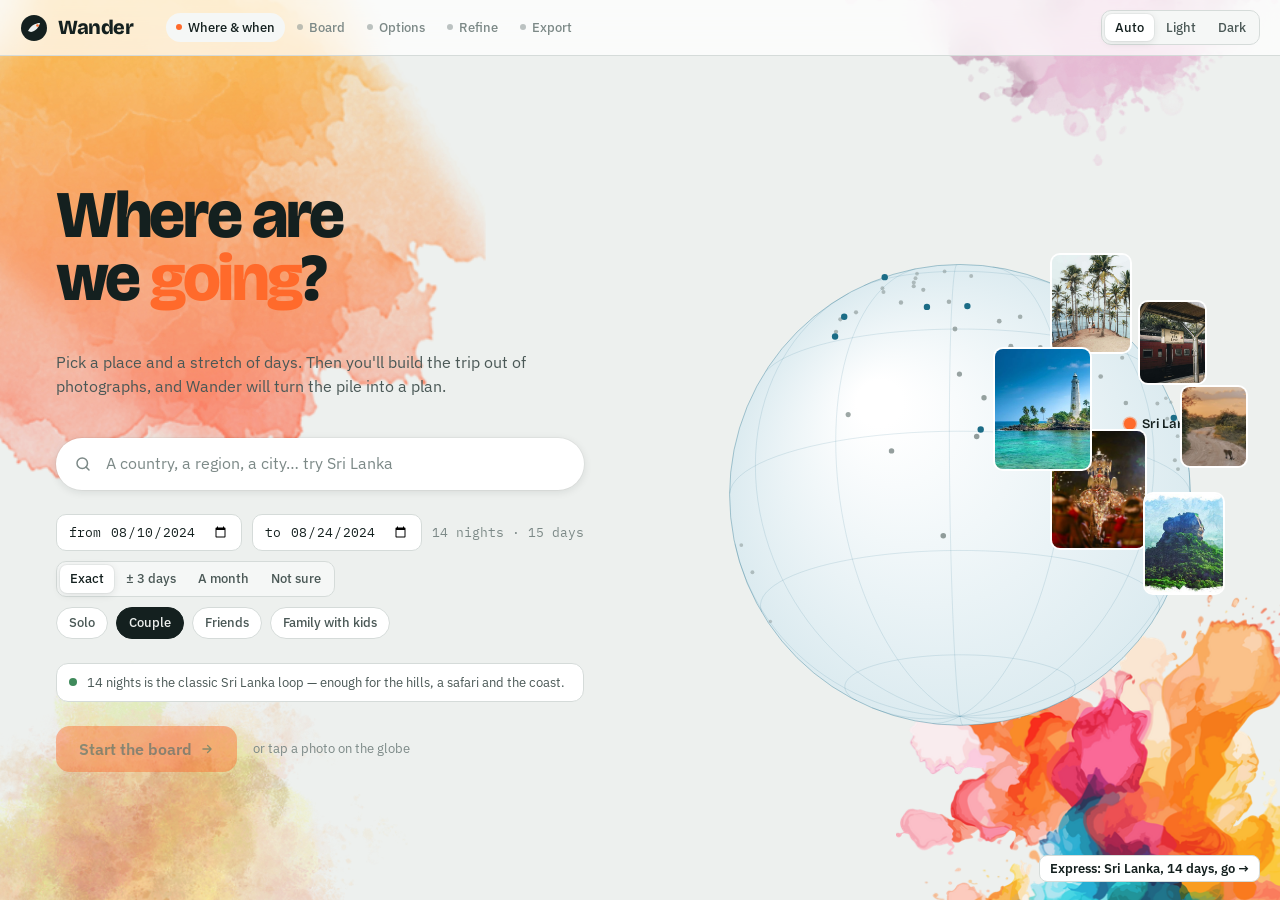
<file: wander-prototype/index.html>
<!doctype html>
<html lang="en">
<head>
<meta charset="utf-8">
<meta name="viewport" content="width=device-width,initial-scale=1">
<link rel="preconnect" href="https://fonts.gstatic.com" crossorigin>
<meta name="description" content="Wander — a trip planner where you plan by picking pictures. Interactive prototype: Sri Lanka, August 2024.">
<meta name="theme-color" content="#EDF0EE" media="(prefers-color-scheme: light)">
<meta name="theme-color" content="#101614" media="(prefers-color-scheme: dark)">
<link rel="icon" href="favicon.svg" type="image/svg+xml">
<link rel="apple-touch-icon" href="icon-180.png">
<meta property="og:type" content="website">
<meta property="og:url" content="https://ben-keller.github.io/travel-app/">
<meta property="og:title" content="Wander — plan by picking pictures">
<meta property="og:description" content="Interactive prototype of the full five-stage flow. Sri Lanka, August 2024.">
<meta property="og:image" content="https://ben-keller.github.io/travel-app/og.jpg">
<meta property="og:image:width" content="1200">
<meta property="og:image:height" content="628">
<meta name="twitter:image" content="https://ben-keller.github.io/travel-app/og.jpg">
<meta name="twitter:card" content="summary_large_image">
<title>Wander</title>
<link rel="preconnect" href="https://fonts.googleapis.com">
<link rel="stylesheet" href="https://fonts.googleapis.com/css2?family=Bricolage+Grotesque:opsz,wght@12..96,300..800&family=IBM+Plex+Sans:ital,wght@0,400;0,500;0,600;1,400&family=IBM+Plex+Mono:wght@400;500&display=swap">
<style>
/* ==========================================================================
   SKEIN — the Wander design system · tokens v0.1
   A skein is a flock of geese in flight, and a coiled length of thread.
   The route is the thread. The cards are the beads. Everything else is quiet.
   ========================================================================== */

:root {
  /* ---- Ground & ink (light) ------------------------------------------- */
  --sk-ground:     #EDF0EE;   /* Fog — the page. Cool, slightly green, never cream */
  --sk-surface:    #FFFFFF;   /* Sheet — panels, cards' chrome, chat */
  --sk-surface-2:  #F5F7F6;   /* Sheet-2 — wells, inputs, shelf rails */
  --sk-ink:        #14201F;   /* Slate — primary text, locks, the tray floor */
  --sk-ink-2:      #4A5856;   /* secondary text */
  --sk-ink-3:      #7C8987;   /* muted text, placeholders, ghost pins */
  --sk-line:       #D5DBD9;   /* hairlines */
  --sk-line-2:     #E4E9E7;   /* softer hairlines inside wells */

  /* ---- The one accent -------------------------------------------------- */
  --sk-bill:       #FF6A2B;   /* Bill — a goose's bill. Must-haves, primary action, the hovered thing */
  --sk-bill-hover: #EE5A1C;
  --sk-bill-soft:  #FFE9DF;   /* tinted wash behind a must-have chip's label */
  --sk-on-bill:    #14201F;   /* text on Bill */

  /* ---- The thread ------------------------------------------------------ */
  --sk-thread:     #1B6C86;   /* Wake — the route line, transit connectors, links */
  --sk-thread-soft:#DCEBF0;

  /* ---- Semantic (never used as accent) --------------------------------- */
  --sk-ok:         #3F8A5B;   /* Marsh — feasible, booked */
  --sk-warn:       #D9A43A;   /* Straw — tight, needs attention */
  --sk-bad:        #C9452F;   /* Brick — over capacity, hard conflict */
  --sk-ok-soft:    #E3F0E7;
  --sk-warn-soft:  #F9EFD8;
  --sk-bad-soft:   #F8E1DC;

  /* ---- Photo scrim (over imagery, any theme) --------------------------- */
  --sk-scrim:      linear-gradient(180deg, rgba(20,32,31,0) 45%, rgba(20,32,31,.72) 100%);
  --sk-on-photo:   #FFFFFF;

  /* ---- Type ------------------------------------------------------------ */
  --sk-font-display: "Bricolage Grotesque", "Helvetica Neue", Arial, sans-serif;
  --sk-font-body:    "IBM Plex Sans", "Segoe UI", Roboto, system-ui, sans-serif;
  --sk-font-data:    "IBM Plex Mono", "SFMono-Regular", Menlo, Consolas, monospace;

  --sk-t-1: 0.75rem;   /* 12 — data labels, coordinates */
  --sk-t-2: 0.8125rem; /* 13 — chips, captions */
  --sk-t-3: 0.875rem;  /* 14 — UI body */
  --sk-t-4: 1rem;      /* 16 — reading body */
  --sk-t-5: 1.25rem;   /* 20 — card names (hero), section leads */
  --sk-t-6: 1.625rem;  /* 26 — option thesis, day headers */
  --sk-t-7: 2.125rem;  /* 34 — page titles */
  --sk-t-8: 3rem;      /* 48 — stat numerals */
  --sk-t-9: 4.25rem;   /* 68 — the one big number */

  --sk-lh-tight: 1.1;
  --sk-lh-ui:    1.35;
  --sk-lh-read:  1.55;
  --sk-track-label: 0.06em;

  /* ---- Space (4pt) ----------------------------------------------------- */
  --sk-s-1: 4px;  --sk-s-2: 8px;  --sk-s-3: 12px; --sk-s-4: 16px;
  --sk-s-5: 20px; --sk-s-6: 24px; --sk-s-7: 32px; --sk-s-8: 40px;
  --sk-s-9: 56px; --sk-s-10: 72px;

  /* ---- Radius: grows with the object ----------------------------------- */
  --sk-r-pin:   999px;  /* map pin — a circle */
  --sk-r-chip:  8px;    /* tray / slot chip */
  --sk-r-tile:  12px;   /* gallery tile */
  --sk-r-hero:  18px;   /* expanded card */
  --sk-r-sheet: 24px;   /* panels, mobile sheets */
  --sk-r-ctl:   10px;   /* buttons, inputs */

  /* ---- Elevation: only moving or floating things cast shadows ---------- */
  --sk-e-rest:  none;
  --sk-e-hover: 0 2px 8px rgba(20,32,31,.10), 0 0 0 1px rgba(20,32,31,.04);
  --sk-e-lift:  0 12px 32px rgba(20,32,31,.22), 0 2px 6px rgba(20,32,31,.10);   /* a card in flight */
  --sk-e-sheet: 0 24px 64px rgba(20,32,31,.28);

  /* ---- Card size classes ----------------------------------------------- */
  --sk-card-pin:  32px;
  --sk-card-chip: 64px;
  --sk-card-tile: 184px;
  --sk-card-hero: 400px;

  /* ---- Motion: one spring, a few durations ----------------------------- */
  --sk-spring: cubic-bezier(.22,.9,.24,1.02);  /* ≈ spring(stiffness 380, damping 32) */
  --sk-ease-out: cubic-bezier(.2,.7,.2,1);
  --sk-d-quick:  120ms;   /* hover, focus, toggles */
  --sk-d-shrink: 240ms;   /* card → pin */
  --sk-d-settle: 280ms;   /* card → slot */
  --sk-d-fly:    320ms;   /* card → tray, remix */
  --sk-d-reveal: 480ms;   /* panels, sheets */

  /* ---- Status rings (drawn on every projection) ------------------------ */
  --sk-ring-want:   0 0 0 2px var(--sk-surface);
  --sk-ring-must:   0 0 0 2px var(--sk-surface), 0 0 0 4px var(--sk-bill);
  --sk-ring-locked: 0 0 0 2px var(--sk-surface), 0 0 0 4px var(--sk-ink);
  --sk-ring-booked: 0 0 0 2px var(--sk-surface), 0 0 0 4px var(--sk-ok);

  /* ---- Route thread styles by mode ------------------------------------ */
  --sk-thread-w: 3px;
  --sk-thread-drive: 0;          /* solid */
  --sk-thread-fly:   10 8;       /* long dash */
  --sk-thread-rail:  6 4;        /* short dash */
  --sk-thread-walk:  1 6;        /* dotted */
  --sk-thread-ferry: 14 6 2 6;   /* dash-dot */

  color-scheme: light;
}

@media (prefers-color-scheme: dark) {
  :root:not([data-theme="light"]) {
    --sk-ground:     #0F1516;
    --sk-surface:    #17201F;
    --sk-surface-2:  #1E2928;
    --sk-ink:        #ECF0EE;
    --sk-ink-2:      #A8B4B1;
    --sk-ink-3:      #718280;
    --sk-line:       #2C3836;
    --sk-line-2:     #243030;
    --sk-bill:       #FF7A3D;
    --sk-bill-hover: #FF8B57;
    --sk-bill-soft:  #3A2418;
    --sk-on-bill:    #0F1516;
    --sk-thread:     #5FB3CE;
    --sk-thread-soft:#1A2F37;
    --sk-ok:         #6CC08A;  --sk-ok-soft:   #16301F;
    --sk-warn:       #E7B75A;  --sk-warn-soft: #362A12;
    --sk-bad:        #E5654F;  --sk-bad-soft:  #3B1A15;
    --sk-e-hover: 0 2px 8px rgba(0,0,0,.35), 0 0 0 1px rgba(255,255,255,.04);
    --sk-e-lift:  0 12px 32px rgba(0,0,0,.55), 0 2px 6px rgba(0,0,0,.3);
    --sk-e-sheet: 0 24px 64px rgba(0,0,0,.6);
    color-scheme: dark;
  }
}
:root[data-theme="dark"] {
  --sk-ground:     #0F1516;
  --sk-surface:    #17201F;
  --sk-surface-2:  #1E2928;
  --sk-ink:        #ECF0EE;
  --sk-ink-2:      #A8B4B1;
  --sk-ink-3:      #718280;
  --sk-line:       #2C3836;
  --sk-line-2:     #243030;
  --sk-bill:       #FF7A3D;
  --sk-bill-hover: #FF8B57;
  --sk-bill-soft:  #3A2418;
  --sk-on-bill:    #0F1516;
  --sk-thread:     #5FB3CE;
  --sk-thread-soft:#1A2F37;
  --sk-ok:         #6CC08A;  --sk-ok-soft:   #16301F;
  --sk-warn:       #E7B75A;  --sk-warn-soft: #362A12;
  --sk-bad:        #E5654F;  --sk-bad-soft:  #3B1A15;
  --sk-e-hover: 0 2px 8px rgba(0,0,0,.35), 0 0 0 1px rgba(255,255,255,.04);
  --sk-e-lift:  0 12px 32px rgba(0,0,0,.55), 0 2px 6px rgba(0,0,0,.3);
  --sk-e-sheet: 0 24px 64px rgba(0,0,0,.6);
  color-scheme: dark;
}

@media (prefers-reduced-motion: reduce) {
  :root {
    --sk-d-quick: 0ms; --sk-d-shrink: 120ms; --sk-d-settle: 120ms;
    --sk-d-fly: 120ms; --sk-d-reveal: 120ms;
  }
}

/* Wander prototype · app.css · built on Skein tokens (inlined above at build) */
*,*::before,*::after{box-sizing:border-box}
html,body{height:100%}
body{margin:0;background:var(--sk-ground);color:var(--sk-ink);font-family:var(--sk-font-body);font-size:var(--sk-t-3);line-height:var(--sk-lh-ui);-webkit-font-smoothing:antialiased;overflow:hidden}
button{font:inherit;color:inherit}
h1,h2,h3,h4{font-family:var(--sk-font-display);font-variation-settings:"opsz" 96;line-height:var(--sk-lh-tight);margin:0;text-wrap:balance}
a{color:var(--sk-thread)}
code,.mono{font-family:var(--sk-font-data);font-variant-numeric:tabular-nums}
.label{font-family:var(--sk-font-data);font-size:var(--sk-t-1);letter-spacing:var(--sk-track-label);text-transform:uppercase;color:var(--sk-ink-3)}
[hidden]{display:none!important}

#app{position:fixed;inset:0;display:grid;grid-template-rows:56px 1fr;overflow:hidden}
#app > main{position:relative;min-height:0}
#app > main > section{position:absolute;inset:0;overflow:hidden}

/* ===== decoration layer (watercolor) ===== */
#deco{position:fixed;inset:0;pointer-events:none;z-index:0;overflow:hidden}
#deco img{position:absolute;opacity:.9;mix-blend-mode:multiply;transition:opacity 600ms ease,transform 900ms var(--sk-ease-out)}
:root[data-theme="dark"] #deco img{mix-blend-mode:screen;opacity:.35}
@media (prefers-color-scheme:dark){:root:not([data-theme="light"]) #deco img{mix-blend-mode:screen;opacity:.35}}
#deco .s1{left:-14vw;top:-18vh;width:52vw}
#deco .s2{right:-10vw;top:-22vh;width:44vw}
#deco .s3{left:-8vw;bottom:-24vh;width:40vw}
#deco .s4{right:-6vw;bottom:-18vh;width:36vw}
#app[data-stage="globe"] #deco .s1{transform:rotate(-8deg)}
#app[data-stage="board"] #deco img,#app[data-stage="questions"] #deco img{opacity:.55}
#app[data-stage="work"] #deco img{opacity:.35}
#app[data-stage="work"] #deco .s3,#app[data-stage="work"] #deco .s4{opacity:.5}

/* ===== top bar ===== */
#topbar{position:relative;z-index:5;display:flex;align-items:center;gap:var(--sk-s-4);padding:0 var(--sk-s-5);background:color-mix(in srgb,var(--sk-surface) 72%,transparent);backdrop-filter:blur(14px);border-bottom:1px solid var(--sk-line)}
#topbar .logo{display:flex;align-items:center;gap:10px;font-family:var(--sk-font-display);font-weight:800;font-size:var(--sk-t-5);letter-spacing:-.02em}
#topbar .logo svg{width:28px;height:28px}
#crumbs{display:flex;gap:2px;margin-left:var(--sk-s-4)}
#crumbs button{background:transparent;border:0;padding:6px 10px;border-radius:999px;color:var(--sk-ink-3);font-size:var(--sk-t-2);font-weight:500;cursor:pointer;display:flex;align-items:center;gap:6px}
#crumbs button i{width:6px;height:6px;border-radius:999px;background:currentColor;opacity:.5}
#crumbs button.on{color:var(--sk-ink);background:var(--sk-surface-2)}
#crumbs button.on i{background:var(--sk-bill);opacity:1}
#crumbs button.done{color:var(--sk-ink-2)}
#crumbs button:disabled{cursor:default}
#tripline{margin-left:auto;display:flex;align-items:center;gap:10px;font-size:var(--sk-t-2);color:var(--sk-ink-2)}
#tripline .mono{color:var(--sk-ink)}
.seg{display:inline-flex;background:var(--sk-surface-2);border:1px solid var(--sk-line);border-radius:var(--sk-r-ctl);padding:3px;gap:2px}
.seg button{font-size:var(--sk-t-2);font-weight:500;border:0;background:transparent;color:var(--sk-ink-2);padding:5px 10px;border-radius:7px;cursor:pointer}
.seg button[aria-pressed="true"]{background:var(--sk-surface);color:var(--sk-ink);box-shadow:var(--sk-e-hover)}

/* ===== buttons ===== */
.btn{font-weight:600;font-size:var(--sk-t-3);border-radius:var(--sk-r-ctl);padding:10px 16px;border:1px solid transparent;cursor:pointer;display:inline-flex;align-items:center;gap:8px;line-height:1;transition:transform var(--sk-d-quick) var(--sk-spring),background var(--sk-d-quick),box-shadow var(--sk-d-quick),opacity var(--sk-d-quick);white-space:nowrap}
.btn:active{transform:scale(.97)}
.btn:disabled{opacity:.45;cursor:default}
.btn.primary{background:var(--sk-bill);color:var(--sk-on-bill)}
.btn.primary:hover:not(:disabled){background:var(--sk-bill-hover)}
.btn.ink{background:var(--sk-ink);color:var(--sk-ground)}
.btn.quiet{background:var(--sk-surface);border-color:var(--sk-line);color:var(--sk-ink)}
.btn.quiet:hover{background:var(--sk-surface-2)}
.btn.bare{background:transparent;color:var(--sk-thread);padding-inline:6px}
.btn.sm{padding:6px 10px;font-size:var(--sk-t-2);border-radius:8px}
.btn.lg{padding:14px 22px;font-size:var(--sk-t-4);border-radius:14px}
.btn svg{width:14px;height:14px;fill:none;stroke:currentColor;stroke-width:2.2;stroke-linecap:round;stroke-linejoin:round}
.btn:focus-visible,.card:focus-visible,button:focus-visible{outline:2px solid var(--sk-thread);outline-offset:2px}
.pill{display:inline-flex;align-items:center;gap:6px;font-size:var(--sk-t-2);font-weight:500;padding:6px 12px;border-radius:999px;border:1px solid var(--sk-line);background:var(--sk-surface);color:var(--sk-ink-2);cursor:pointer}
.pill.on{background:var(--sk-ink);border-color:var(--sk-ink);color:var(--sk-ground)}

/* ===== THE CARD LAYER ===== */
#cards{position:fixed;inset:0;z-index:20;pointer-events:none;transition:opacity 300ms,filter 300ms}
#app[data-stage="questions"] ~ #cards{opacity:.18;filter:blur(3px)}
#app[data-stage="questions"] ~ #cards .card{pointer-events:none}
.card{position:absolute;left:0;top:0;width:64px;height:64px;border-radius:var(--sk-r-chip);overflow:hidden;background:var(--sk-surface-2);box-shadow:var(--sk-ring-want);pointer-events:auto;cursor:pointer;opacity:1;
  transition:left var(--sk-d-fly) var(--sk-spring),top var(--sk-d-fly) var(--sk-spring),width var(--sk-d-fly) var(--sk-spring),height var(--sk-d-fly) var(--sk-spring),border-radius var(--sk-d-fly) var(--sk-spring),box-shadow 200ms ease,opacity 240ms ease,filter 240ms ease;
  will-change:left,top,width,height}
#cards.instant .card{transition:box-shadow 200ms ease,opacity 240ms ease,filter 240ms ease}
#cards.quick .card{transition-duration:var(--sk-d-quick)}
.card.off{opacity:0;pointer-events:none}
.card.flying{box-shadow:var(--sk-e-lift),var(--sk-ring-want);z-index:5}
.card.must.flying{box-shadow:var(--sk-e-lift),var(--sk-ring-must)}
.card.dragging{transition:none;box-shadow:var(--sk-e-sheet),var(--sk-ring-want);z-index:9;cursor:grabbing}
.card img{position:absolute;inset:0;width:100%;height:100%;object-fit:cover;display:block;pointer-events:none;user-select:none;-webkit-user-drag:none}
.card .scrim{position:absolute;inset:0;background:var(--sk-scrim);opacity:0;transition:opacity 200ms;pointer-events:none}
.card .name{position:absolute;left:10px;right:10px;bottom:9px;color:#fff;font-family:var(--sk-font-display);font-weight:600;font-size:12px;line-height:1.15;opacity:0;transition:opacity 200ms;text-shadow:0 1px 2px rgba(0,0,0,.35);pointer-events:none}
.card .type{position:absolute;top:8px;left:8px;font-family:var(--sk-font-data);font-size:9px;letter-spacing:.08em;text-transform:uppercase;color:#fff;background:rgba(20,32,31,.55);padding:2px 6px;border-radius:999px;backdrop-filter:blur(6px);opacity:0;transition:opacity 200ms;pointer-events:none}
.card .type.date{background:var(--sk-bill);color:var(--sk-on-bill)}
.card .badge{position:absolute;top:6px;right:6px;width:18px;height:18px;border-radius:999px;display:none;place-items:center;color:#fff;background:var(--sk-ink);z-index:2}
.card .badge svg{width:10px;height:10px;fill:none;stroke:currentColor;stroke-width:2.4;stroke-linecap:round;stroke-linejoin:round}
.card.must .badge.b-must{display:grid;background:var(--sk-bill);color:var(--sk-on-bill)}
.card.locked .badge.b-lock{display:grid;background:var(--sk-ink)}
.card.booked .badge.b-book{display:grid;background:var(--sk-ok)}
.card.locked.must .badge.b-must{display:none}
.card.booked .badge.b-lock,.card.booked .badge.b-must{display:none}
.card.must{box-shadow:var(--sk-ring-must)}
.card.locked{box-shadow:var(--sk-ring-locked)}
.card.booked{box-shadow:var(--sk-ring-booked)}
.card.dropped{filter:saturate(.15) brightness(.95);box-shadow:none}
.card .act{position:absolute;right:8px;bottom:8px;width:28px;height:28px;border-radius:999px;background:var(--sk-surface);color:var(--sk-ink);border:0;display:grid;place-items:center;opacity:0;transform:scale(.8);transition:all var(--sk-d-quick) var(--sk-spring);cursor:pointer;z-index:3;box-shadow:var(--sk-e-hover)}
.card .act svg{width:14px;height:14px;stroke:currentColor;stroke-width:2.4;fill:none;stroke-linecap:round}
.card .act.x{right:auto;left:8px;top:8px;bottom:auto;width:22px;height:22px}
.card .act.x svg{width:10px;height:10px}
.card:hover .act{opacity:1;transform:none}
.card[data-shape="tile"] .scrim,.card[data-shape="hero"] .scrim,.card[data-shape="tile"] .name,.card[data-shape="hero"] .name,.card[data-shape="tile"] .type,.card[data-shape="hero"] .type{opacity:1}
.card[data-shape="hero"] .name{font-size:var(--sk-t-5);left:16px;right:16px;bottom:14px}
.card[data-shape="hero"] .type{font-size:10px;top:12px;left:12px;padding:3px 8px}
.card[data-shape="pin"] .badge{width:12px;height:12px;top:-2px;right:-2px}
.card[data-shape="pin"] .badge svg{width:7px;height:7px}
.card[data-shape="chip"] .badge{width:16px;height:16px;top:4px;right:4px}
.card[data-shape="pin"] .act{display:none}
.card[data-role="gallery"]:hover{box-shadow:var(--sk-e-hover),var(--sk-ring-want)}
.card[data-role="gallery"].intray{filter:saturate(.35) brightness(.9)}
.card[data-role="gallery"].intray .act.add{display:none}
.card .meta{position:absolute;left:12px;right:12px;bottom:44px;display:none;gap:5px;flex-wrap:wrap;z-index:2;pointer-events:none}
.card .meta span{font-family:var(--sk-font-data);font-size:9px;letter-spacing:.06em;text-transform:uppercase;color:#fff;background:rgba(255,255,255,.18);backdrop-filter:blur(6px);padding:2px 6px;border-radius:999px}
.card[data-shape="hero"] .meta{display:flex}

/* slots */
[data-slot]{position:relative}
[data-slot].ghosted::before{content:"";position:absolute;inset:0;border-radius:inherit;background-image:var(--ghost);background-size:cover;background-position:center;opacity:.35;filter:saturate(.4)}
.map .pslot.ghosted::before{opacity:.6;filter:saturate(.6)}
.map .pslot.ghosted::after{border-width:1px;opacity:.5}
[data-slot].ghosted::after{content:"";position:absolute;inset:-2px;border-radius:inherit;border:1.5px dashed var(--sk-ink-3);opacity:.7}
[data-slot].vacant{background:transparent}

/* ===== GLOBE ===== */
#v-globe{display:grid;grid-template-columns:1fr 1fr;align-items:center}
@media (max-width:900px){#v-globe{grid-template-columns:1fr;grid-template-rows:auto 1fr}}
#globe-left{padding:var(--sk-s-8) var(--sk-s-9);position:relative;z-index:2;display:grid;gap:var(--sk-s-6);align-content:center;max-width:640px}
#globe-left h1{font-size:clamp(2.6rem,5.2vw,4.4rem);font-weight:800;letter-spacing:-.035em;line-height:.95}
#globe-left h1 em{font-style:normal;color:var(--sk-bill)}
#globe-left .lede{font-size:var(--sk-t-4);color:var(--sk-ink-2);max-width:48ch;line-height:1.5}
.search{position:relative}
.search .inp{display:flex;align-items:center;gap:12px;background:var(--sk-surface);border-radius:999px;padding:14px 18px;box-shadow:var(--sk-e-hover);font-size:var(--sk-t-4)}
.search .inp svg{width:18px;height:18px;stroke:var(--sk-ink-3);fill:none;stroke-width:2;stroke-linecap:round;flex:none}
.search input{border:0;background:transparent;font:inherit;color:inherit;outline:0;flex:1;min-width:0}
.search input::placeholder{color:var(--sk-ink-3)}
.search .drop{position:absolute;left:0;right:0;top:calc(100% + 6px);background:var(--sk-surface);border-radius:16px;box-shadow:var(--sk-e-sheet);padding:6px;z-index:6;max-height:300px;overflow:auto}
.search .drop button{display:flex;width:100%;text-align:left;gap:12px;align-items:center;border:0;background:transparent;padding:10px 12px;border-radius:10px;cursor:pointer}
.search .drop button:hover,.search .drop button.sel{background:var(--sk-surface-2)}
.search .drop b{font-weight:600}
.search .drop small{color:var(--sk-ink-3);font-family:var(--sk-font-data);font-size:var(--sk-t-1)}
.search .drop .ok{margin-left:auto;font-family:var(--sk-font-data);font-size:10px;color:var(--sk-ok);letter-spacing:.06em;text-transform:uppercase}
.dates{display:grid;gap:10px}
.dates .row{display:flex;gap:10px;flex-wrap:wrap;align-items:center}
.dates .di{display:flex;align-items:center;gap:8px;background:var(--sk-surface);border:1px solid var(--sk-line);border-radius:var(--sk-r-ctl);padding:8px 12px;font-family:var(--sk-font-data);font-size:var(--sk-t-2)}
.dates .di input{border:0;background:transparent;font:inherit;color:inherit;outline:0}
.dates .len{font-family:var(--sk-font-data);font-size:var(--sk-t-2);color:var(--sk-ink-3)}
.party{display:flex;gap:8px;flex-wrap:wrap}
#globe-right{position:relative;height:100%;min-height:420px}
#globe{position:absolute;inset:0;width:100%;height:100%;display:block}
#globe-feat{position:absolute;inset:0;pointer-events:none}
#globe-feat .fslot{position:absolute;width:64px;height:64px;border-radius:var(--sk-r-chip);transform:translate(-50%,-50%);pointer-events:none}
.feas{display:flex;align-items:center;gap:10px;font-size:var(--sk-t-2);color:var(--sk-ink-2);background:var(--sk-surface);border-radius:12px;padding:10px 12px;border:1px solid var(--sk-line)}
.feas i{width:8px;height:8px;border-radius:999px;background:var(--sk-ok);flex:none}
.feas.tight i{background:var(--sk-warn)}
.go{display:flex;align-items:center;gap:var(--sk-s-4)}
.go .hint{font-size:var(--sk-t-2);color:var(--sk-ink-3)}

/* ===== BOARD ===== */
#v-board{display:grid;grid-template-columns:minmax(300px,34%) 1fr;grid-template-rows:1fr auto;grid-template-areas:"map shelves" "tray tray"}
@media (max-width:900px){#v-board{grid-template-columns:1fr;grid-template-rows:38vh 1fr auto;grid-template-areas:"map" "shelves" "tray"}}
#board-map{grid-area:map;position:relative;border-right:1px solid var(--sk-line);background:color-mix(in srgb,var(--sk-thread-soft) 45%,var(--sk-ground));overflow:hidden}
#board-shelves{grid-area:shelves;overflow:auto;padding:var(--sk-s-5) var(--sk-s-6) var(--sk-s-6);display:grid;gap:var(--sk-s-6);align-content:start;position:relative;z-index:1}
.board-h{display:flex;align-items:flex-end;justify-content:space-between;gap:var(--sk-s-4);flex-wrap:wrap}
.board-h h2{font-size:var(--sk-t-7);font-weight:700;letter-spacing:-.02em}
.board-h p{color:var(--sk-ink-2);max-width:60ch}
.shelf{display:grid;gap:10px}
.shelf-h{display:flex;align-items:baseline;justify-content:space-between;gap:var(--sk-s-4)}
.shelf-h h3{font-size:var(--sk-t-5);font-weight:600}
.shelf-h .why{font-size:var(--sk-t-2);color:var(--sk-ink-3);font-family:var(--sk-font-data)}
.shelf-row{display:flex;gap:12px;overflow-x:auto;overflow-y:hidden;padding:4px 4px 10px;scrollbar-width:thin;scroll-snap-type:x proximity}
.shelf-row .tslot{flex:none;width:156px;aspect-ratio:4/5;border-radius:var(--sk-r-tile);scroll-snap-align:start;background:var(--sk-surface-2)}
.shelf-row .tslot.wide{width:210px;aspect-ratio:5/4}
.shelf-row .tslot.tall{width:140px;aspect-ratio:3/4.4}
.shelf.empty .shelf-row{min-height:60px;align-items:center;color:var(--sk-ink-3);font-size:var(--sk-t-2);padding-left:6px}
.sugg{display:flex;gap:10px;align-items:center;background:var(--sk-surface);border:1px solid var(--sk-line);border-radius:12px;padding:8px 12px;font-size:var(--sk-t-2);color:var(--sk-ink-2);width:max-content;max-width:100%}
.sugg .sslot{width:34px;height:34px;border-radius:var(--sk-r-chip);flex:none}
.sugg b{color:var(--sk-ink);font-weight:500}

/* map (shared) */
.map{position:absolute;inset:0}
.map svg{position:absolute;inset:0;width:100%;height:100%}
.map .land{fill:var(--sk-surface);stroke:var(--sk-line);stroke-width:1.2;filter:drop-shadow(0 8px 18px rgba(20,32,31,.12))}
:root[data-theme="dark"] .map .land{fill:var(--sk-surface-2)}
@media (prefers-color-scheme:dark){:root:not([data-theme="light"]) .map .land{fill:var(--sk-surface-2)}}
.map .grat{stroke:var(--sk-thread);stroke-opacity:.14;stroke-width:.6;fill:none}
.map .thread{fill:none;stroke:var(--sk-thread);stroke-width:3;stroke-linecap:round;stroke-linejoin:round}
.map .thread.halo{stroke:var(--sk-surface);stroke-width:7;stroke-opacity:.9}
.map .thread.proposed{stroke:var(--sk-ink-3);stroke-dasharray:2 4;stroke-width:2.5}
.map .conflict{fill:none;stroke:var(--sk-bad);stroke-width:2.5;stroke-dasharray:4 5;stroke-linecap:round}
.map .base{fill:var(--sk-surface);stroke:var(--sk-thread);stroke-width:3}
.map .lbl{font-family:var(--sk-font-data);font-size:9.5px;fill:var(--sk-ink-2);letter-spacing:.04em;text-transform:uppercase;pointer-events:none}
.map .lbl.big{font-family:var(--sk-font-display);font-size:14px;font-weight:700;letter-spacing:-.01em;text-transform:none;fill:var(--sk-ink)}
.map .legs{font-family:var(--sk-font-data);font-size:8.5px;fill:var(--sk-thread)}
.map .pins{position:absolute;inset:0;pointer-events:none}
.map .pslot{position:absolute;width:26px;height:26px;border-radius:999px;transform:translate(-50%,-50%);pointer-events:none}
.map .pslot.hover{width:150px;height:110px;border-radius:var(--sk-r-tile);z-index:3}
.map .stick{position:absolute;transform:translate(-50%,-50%);pointer-events:none;opacity:.95;filter:drop-shadow(0 2px 4px rgba(0,0,0,.12))}
.map .maptitle{position:absolute;left:16px;top:14px;display:grid;gap:2px;pointer-events:none}
.map .maptitle b{font-family:var(--sk-font-display);font-weight:700;font-size:var(--sk-t-5);letter-spacing:-.01em}
.map .maptitle span{font-family:var(--sk-font-data);font-size:var(--sk-t-1);color:var(--sk-ink-3)}
.map .legend{position:absolute;left:16px;bottom:14px;display:grid;gap:4px;font-family:var(--sk-font-data);font-size:10px;color:var(--sk-ink-3);pointer-events:none}
.map .legend div{display:flex;align-items:center;gap:8px}
.map .legend svg{width:34px;height:8px;position:static}

/* tray */
#tray-wrap{grid-area:tray;background:var(--sk-ink);color:var(--sk-ground);padding:12px 20px 16px;position:relative;z-index:2;border-top:1px solid rgba(255,255,255,.08)}
#tray-wrap .card-scope{--sk-surface:#14201F}
.meter{display:grid;grid-template-columns:1fr auto;gap:var(--sk-s-4);align-items:center;margin-bottom:10px}
.meter .bar{height:6px;border-radius:999px;background:rgba(255,255,255,.12);position:relative;overflow:visible}
.meter .bar i{position:absolute;inset:0 auto 0 0;border-radius:999px;background:var(--sk-ok);width:0;transition:width var(--sk-d-fly) var(--sk-spring),background var(--sk-d-quick);max-width:100%}
.meter .bar b{position:absolute;top:-4px;bottom:-4px;width:2px;background:var(--sk-ground);left:100%;transform:translateX(-1px)}
.meter .txt{font-size:var(--sk-t-2);color:rgba(255,255,255,.7);white-space:nowrap}
.meter .txt strong{color:#fff;font-weight:600}
.ribbon{position:relative;height:34px;margin:0 2px 8px}
.ribbon .track{position:absolute;left:0;right:0;top:22px;height:2px;background:rgba(255,255,255,.18)}
.ribbon .d{position:absolute;top:26px;transform:translateX(-50%);font-family:var(--sk-font-data);font-size:9px;color:rgba(255,255,255,.45);white-space:nowrap}
.ribbon .d.first,.ribbon .d.last{color:rgba(255,255,255,.8)}
.ribbon .peg{position:absolute;top:0;transform:translateX(-50%);display:grid;justify-items:center;gap:0}
.ribbon .peg .pslot{width:22px;height:22px;border-radius:999px;position:relative}
.ribbon .peg s{text-decoration:none;display:block;width:2px;height:6px;background:var(--sk-bill)}
.ribbon .peg.soft s{background:rgba(255,255,255,.5)}
.ribbon .peg.soft .pslot{outline:1.5px dashed rgba(255,255,255,.5);outline-offset:2px}
#tray{display:flex;align-items:flex-end;gap:6px;height:72px;min-width:0;border-radius:10px}
#tray.over{outline:2px dashed rgba(255,255,255,.35);outline-offset:4px}
#tray .tslot{flex:1 1 0;min-width:0;max-width:96px;height:56px;border-radius:var(--sk-r-chip);transition:flex-grow var(--sk-d-quick) var(--sk-ease-out),height var(--sk-d-quick) var(--sk-ease-out),max-width var(--sk-d-quick) var(--sk-ease-out)}
#tray .empty{color:rgba(255,255,255,.45);font-size:var(--sk-t-2);align-self:center;display:flex;align-items:center;gap:10px}
#tray .empty i{width:34px;height:34px;border-radius:var(--sk-r-chip);border:1.5px dashed rgba(255,255,255,.35);display:inline-block}
.tray-foot{display:flex;justify-content:space-between;align-items:center;gap:var(--sk-s-4);margin-top:10px;flex-wrap:wrap}
.tray-foot .hint{font-size:var(--sk-t-2);color:rgba(255,255,255,.55)}
.tray-foot .hint b{color:rgba(255,255,255,.85);font-weight:500}

/* ===== QUESTIONS ===== */
#v-questions{position:fixed;inset:56px 0 0 0;z-index:30;display:grid;place-items:center;background:color-mix(in srgb,var(--sk-ground) 55%,transparent);backdrop-filter:blur(3px)}
.qcard{width:min(720px,94vw);background:var(--sk-surface);border-radius:var(--sk-r-sheet);box-shadow:var(--sk-e-sheet);padding:var(--sk-s-7);display:grid;gap:var(--sk-s-5);position:relative;overflow:hidden}
.qcard .prog{display:flex;gap:6px;align-items:center}
.qcard .prog i{width:8px;height:8px;border-radius:999px;background:var(--sk-line)}
.qcard .prog i.on{background:var(--sk-bill)}
.qcard .prog i.done{background:var(--sk-ink)}
.qcard .prog span{margin-left:auto;font-family:var(--sk-font-data);font-size:var(--sk-t-1);color:var(--sk-ink-3)}
.qcard h2{font-size:var(--sk-t-6);font-weight:600}
.qcard p{color:var(--sk-ink-2);font-size:var(--sk-t-4);max-width:56ch;line-height:1.5}
.qopts{display:grid;grid-template-columns:repeat(auto-fit,minmax(170px,1fr));gap:12px}
.qopt{text-align:left;border:1.5px solid var(--sk-line);background:var(--sk-surface-2);border-radius:var(--sk-r-tile);padding:14px;cursor:pointer;display:grid;gap:4px;transition:all var(--sk-d-quick)}
.qopt:hover{border-color:var(--sk-ink)}
.qopt b{font-weight:600;font-size:var(--sk-t-3)}
.qopt small{color:var(--sk-ink-3);font-family:var(--sk-font-data);font-size:var(--sk-t-1)}
.qopt.img{padding:0;overflow:hidden;grid-template-rows:120px auto}
.qopt.img .ph{background-size:cover;background-position:center}
.qopt.img .tx{padding:12px 14px;display:grid;gap:2px}
.qslider{display:grid;gap:8px}
.qslider input{width:100%;accent-color:var(--sk-bill)}
.qslider .ends{display:flex;justify-content:space-between;font-family:var(--sk-font-data);font-size:var(--sk-t-1);color:var(--sk-ink-3);letter-spacing:.06em;text-transform:uppercase}
.qfoot{display:flex;justify-content:space-between;align-items:center;gap:var(--sk-s-4)}
.qmini{position:absolute;right:-30px;top:-30px;width:180px;height:180px;opacity:.55;pointer-events:none}

/* ===== WORKSPACE ===== */
#v-work{display:grid;grid-template-columns:1fr minmax(320px,34%);grid-template-rows:1fr}
@media (max-width:900px){#v-work{grid-template-columns:1fr;grid-template-rows:1fr 42vh}}
#dash{position:relative;display:grid;grid-template-rows:auto minmax(200px,38%) 1fr auto;min-height:0;border-right:1px solid var(--sk-line)}
#dash-top{display:flex;align-items:center;gap:10px;padding:10px 16px;border-bottom:1px solid var(--sk-line);background:var(--sk-surface);flex-wrap:wrap;position:relative;z-index:2}
.tabs{display:flex;gap:8px;flex:1;min-width:0;overflow:auto}
.tab{flex:1 1 180px;min-width:160px;text-align:left;background:var(--sk-surface-2);border:1.5px solid var(--sk-line);border-radius:12px;padding:8px 12px;cursor:pointer;display:grid;gap:2px;transition:all var(--sk-d-quick)}
.tab[aria-selected="true"]{background:var(--sk-surface);border-color:var(--sk-ink);box-shadow:var(--sk-e-hover)}
.tab .th{font-family:var(--sk-font-display);font-weight:600;font-size:var(--sk-t-4);line-height:1.1;display:flex;gap:8px;align-items:center}
.tab .th i{width:8px;height:8px;border-radius:999px;background:var(--acc)}
.tab .tr{font-size:var(--sk-t-1);color:var(--sk-ink-2);font-family:var(--sk-font-data)}
.tab .tr b{color:var(--sk-bad);font-weight:500}
#chosen-h{display:none;align-items:center;gap:12px;flex:1}
#chosen-h h2{font-size:var(--sk-t-5);font-weight:700}
#chosen-h .sub{font-family:var(--sk-font-data);font-size:var(--sk-t-1);color:var(--sk-ink-3)}
#v-work[data-mode="refine"] .tabs{display:none}
#v-work[data-mode="refine"] #chosen-h{display:flex}
#dash-map{position:relative;background:color-mix(in srgb,var(--sk-thread-soft) 45%,var(--sk-ground));border-bottom:1px solid var(--sk-line);overflow:hidden}
#dash-days{overflow:auto;padding:14px 16px;display:flex;gap:12px;align-items:stretch;scroll-snap-type:x proximity;position:relative}
#dash-days.compare{display:grid;grid-auto-flow:column;grid-auto-columns:minmax(200px,1fr)}
.day{flex:none;width:224px;background:var(--sk-surface);border:1px solid var(--sk-line);border-radius:var(--sk-r-tile);padding:12px;display:grid;gap:8px;align-content:start;scroll-snap-align:start;transition:border-color var(--sk-d-quick),box-shadow var(--sk-d-quick);position:relative}
.day.over{border-color:var(--sk-thread);box-shadow:0 0 0 3px var(--sk-thread-soft)}
.day.changed{animation:flash 900ms ease}
@keyframes flash{0%{box-shadow:0 0 0 3px var(--sk-bill-soft);border-color:var(--sk-bill)}100%{box-shadow:none}}
.day-h{display:flex;justify-content:space-between;align-items:baseline;gap:8px;cursor:pointer}
.day-h h4{font-size:var(--sk-t-4);font-weight:600}
.day-h .base{font-size:var(--sk-t-2);color:var(--sk-ink-2)}
.day-h .d{font-family:var(--sk-font-data);font-size:10px;color:var(--sk-ink-3);white-space:nowrap}
.day .stay{display:flex;align-items:center;gap:8px;font-family:var(--sk-font-data);font-size:10px;color:var(--sk-ink-3)}
.day .stay i{width:10px;height:10px;border-radius:999px;background:var(--sk-surface);border:2.5px solid var(--sk-thread);display:inline-block}
.slot{display:grid;grid-template-columns:44px 1fr;gap:10px;align-items:center;border-radius:10px;padding:2px}
.slot .dslot{width:44px;height:44px;border-radius:var(--sk-r-chip)}
.slot .t{font-size:var(--sk-t-2);font-weight:500;line-height:1.2;cursor:pointer}
.slot .t:hover{color:var(--sk-thread)}
.slot .m{font-family:var(--sk-font-data);font-size:10px;color:var(--sk-ink-3);margin-top:2px}
.slot .tools{display:flex;gap:4px;margin-top:4px}
.slot .tools button{border:0;background:var(--sk-surface-2);color:var(--sk-ink-2);border-radius:6px;padding:2px 6px;font-size:10px;font-family:var(--sk-font-data);cursor:pointer;display:inline-flex;align-items:center;gap:4px}
.slot .tools button:hover{background:var(--sk-line)}
.slot .tools button.on{background:var(--sk-ink);color:var(--sk-ground)}
.slot .tools svg{width:9px;height:9px;fill:none;stroke:currentColor;stroke-width:2.4;stroke-linecap:round}
.transit{display:grid;grid-template-columns:44px 1fr;gap:10px;align-items:center;height:20px}
.transit svg{width:44px;height:20px;display:block}
.transit .m{font-family:var(--sk-font-data);font-size:10px;color:var(--sk-thread)}
.flag{display:inline-flex;align-items:center;gap:5px;font-size:10px;font-weight:500;padding:2px 7px;border-radius:999px;margin-top:3px;font-family:var(--sk-font-data)}
.flag.warn{background:var(--sk-warn-soft);color:#6f4d0a}
.flag.bad{background:var(--sk-bad-soft);color:#7a2618}
.flag.ok{background:var(--sk-ok-soft);color:#1f5a35}
:root[data-theme="dark"] .flag{color:var(--sk-ink)}
@media (prefers-color-scheme:dark){:root:not([data-theme="light"]) .flag{color:var(--sk-ink)}}
.free{border:1.5px dashed var(--sk-line);border-radius:var(--sk-r-chip);padding:8px;text-align:center;font-size:var(--sk-t-1);color:var(--sk-ink-3);font-family:var(--sk-font-data)}
.day.endday{background:transparent;border-style:dashed;display:grid;place-content:center;text-align:center;color:var(--sk-ink-3);font-family:var(--sk-font-data);font-size:var(--sk-t-1);width:140px}
.day.endday b{font-family:var(--sk-font-display);font-size:var(--sk-t-5);color:var(--sk-ink);display:block;margin-bottom:6px}
.leftout{flex:none;width:224px;display:grid;gap:8px;align-content:start;padding:12px;border-radius:var(--sk-r-tile);background:var(--sk-surface-2);border:1px dashed var(--sk-line)}
.leftout h4{font-size:var(--sk-t-3);font-weight:600;display:flex;justify-content:space-between}
.leftout h4 span{font-family:var(--sk-font-data);font-size:10px;color:var(--sk-ink-3);font-weight:400}
.leftout .lo{display:grid;grid-template-columns:36px 1fr;gap:8px;align-items:center}
.leftout .loslot{width:36px;height:36px;border-radius:var(--sk-r-chip)}
.leftout .lo .t{font-size:var(--sk-t-1);font-weight:500;line-height:1.2}
.leftout .lo .r{font-family:var(--sk-font-data);font-size:9.5px;color:var(--sk-ink-3);line-height:1.3}
.leftout .lo button{border:0;background:transparent;color:var(--sk-thread);font-size:10px;font-family:var(--sk-font-data);padding:0;cursor:pointer;text-align:left;margin-top:2px}
#dash-stats{display:grid;grid-template-columns:repeat(auto-fit,minmax(96px,1fr));gap:1px;background:var(--sk-line);border-top:1px solid var(--sk-line);position:relative;z-index:2}
.stat{background:var(--sk-surface);padding:8px 12px;display:grid;gap:1px}
.stat .v{font-family:var(--sk-font-display);font-weight:600;font-size:var(--sk-t-5);letter-spacing:-.02em;line-height:1;font-variant-numeric:tabular-nums;transition:color 300ms}
.stat .v small{font-family:var(--sk-font-data);font-size:10px;color:var(--sk-ink-3);letter-spacing:0;margin-left:3px}
.stat .k{font-family:var(--sk-font-data);font-size:9.5px;letter-spacing:var(--sk-track-label);text-transform:uppercase;color:var(--sk-ink-3)}
.stat.warn .v{color:var(--sk-warn)}
.stat.bad .v{color:var(--sk-bad)}
.stat.ok .v{color:var(--sk-ok)}
.stat .v.bump{animation:bump 500ms var(--sk-spring)}
@keyframes bump{30%{transform:scale(1.12)}}

/* variants drawer (refine mode) */
#variants{display:none;gap:10px;padding:10px 16px;border-top:1px dashed var(--sk-line);background:var(--sk-surface-2);overflow:auto;align-items:center;position:relative;z-index:2}
#v-work[data-mode="refine"] #variants{display:flex}
#variants .vh{font-family:var(--sk-font-data);font-size:var(--sk-t-1);letter-spacing:var(--sk-track-label);text-transform:uppercase;color:var(--sk-ink-3);flex:none;width:90px;line-height:1.3}
.vday{flex:none;display:flex;align-items:center;gap:8px;background:var(--sk-surface);border:1px solid var(--sk-line);border-radius:10px;padding:6px 10px 6px 6px;cursor:grab}
.vday .vslots{display:flex;gap:3px}
.vday .vslot{width:26px;height:26px;border-radius:6px}
.vday .vt{display:grid;gap:1px}
.vday .vt b{font-size:var(--sk-t-1);font-weight:600}
.vday .vt span{font-family:var(--sk-font-data);font-size:9px;color:var(--sk-ink-3)}
.vday button{border:0;background:var(--sk-surface-2);border-radius:6px;padding:4px 7px;font-size:10px;font-family:var(--sk-font-data);cursor:pointer;color:var(--sk-thread)}
.vday.pricing{outline:2px solid var(--sk-ink-3)}
.price{position:absolute;background:var(--sk-ink);color:var(--sk-ground);font-family:var(--sk-font-data);font-size:10px;padding:5px 8px;border-radius:8px;pointer-events:none;z-index:30;white-space:nowrap;box-shadow:var(--sk-e-lift)}

/* chat */
#chat{display:grid;grid-template-rows:auto 1fr auto;min-height:0;background:var(--sk-surface);position:relative;z-index:2}
#chat-h{padding:12px 16px;border-bottom:1px solid var(--sk-line);display:flex;align-items:center;gap:10px}
#chat-h b{font-family:var(--sk-font-display);font-weight:700;font-size:var(--sk-t-4)}
#chat-h span{font-family:var(--sk-font-data);font-size:var(--sk-t-1);color:var(--sk-ink-3)}
#chat-h .live{width:8px;height:8px;border-radius:999px;background:var(--sk-ok);box-shadow:0 0 0 3px var(--sk-ok-soft)}
#chat-log{overflow:auto;padding:16px;display:grid;gap:10px;align-content:start}
.msg{font-size:var(--sk-t-3);line-height:1.4;padding:10px 14px;border-radius:14px;max-width:90%;animation:rise 360ms var(--sk-ease-out)}
@keyframes rise{from{opacity:0;transform:translateY(6px)}}
.msg.user{background:var(--sk-ink);color:var(--sk-ground);justify-self:end;border-bottom-right-radius:4px}
.msg.planner{background:var(--sk-surface-2);border-bottom-left-radius:4px}
.msg.sys{background:transparent;color:var(--sk-ink-3);font-family:var(--sk-font-data);font-size:var(--sk-t-1);padding:2px 4px;justify-self:center;text-align:center}
.msg .undo{margin-left:8px;color:var(--sk-thread);font-weight:500;border:0;background:transparent;cursor:pointer;font:inherit;padding:0}
.msg .delta{display:flex;gap:10px;flex-wrap:wrap;font-family:var(--sk-font-data);font-size:10px;color:var(--sk-ink-3);margin-top:6px}
.msg .qa{display:flex;gap:6px;flex-wrap:wrap;margin-top:8px}
.msg .qa button{border:1px solid var(--sk-line);background:var(--sk-surface);border-radius:999px;padding:4px 10px;font-size:var(--sk-t-1);cursor:pointer;color:var(--sk-ink)}
.msg .qa button:hover{border-color:var(--sk-ink)}
.msg.typing i{display:inline-block;width:6px;height:6px;border-radius:999px;background:var(--sk-ink-3);margin-right:3px;animation:blink 1s infinite}
.msg.typing i:nth-child(2){animation-delay:.2s}.msg.typing i:nth-child(3){animation-delay:.4s}
@keyframes blink{50%{opacity:.2}}
.refchip{display:inline-flex;align-items:center;gap:6px;background:var(--sk-surface);border:1px solid var(--sk-line);border-radius:999px;padding:2px 8px 2px 2px;font-size:var(--sk-t-2);font-weight:500;vertical-align:middle;color:var(--sk-ink);white-space:nowrap}
.refchip .rslot,.refchip img{width:20px;height:20px;border-radius:999px;object-fit:cover;display:inline-block}
.msg.user .refchip{background:rgba(255,255,255,.12);border-color:transparent;color:#fff}
#composer{padding:12px 16px;border-top:1px solid var(--sk-line);display:grid;gap:8px}
#chips{display:flex;gap:6px;flex-wrap:wrap;min-height:0}
#chips:empty{display:none}
#chips .refchip button{border:0;background:transparent;padding:0 2px;cursor:pointer;color:var(--sk-ink-3);font-size:12px;line-height:1}
.cbox{display:flex;align-items:center;gap:8px;background:var(--sk-surface-2);border:1px solid var(--sk-line);border-radius:14px;padding:6px 6px 6px 12px}
.cbox input{border:0;background:transparent;font:inherit;color:inherit;outline:0;flex:1;min-width:0;font-size:var(--sk-t-3)}
.cbox input::placeholder{color:var(--sk-ink-3)}
.cbox .send{width:32px;height:32px;border-radius:10px;background:var(--sk-bill);border:0;display:grid;place-items:center;color:var(--sk-on-bill);cursor:pointer;flex:none}
.cbox .send svg{width:14px;height:14px;fill:none;stroke:currentColor;stroke-width:2.4;stroke-linecap:round;stroke-linejoin:round}
.quick{display:flex;gap:6px;flex-wrap:wrap}
.quick button{border:1px solid var(--sk-line);background:var(--sk-surface);border-radius:999px;padding:4px 10px;font-size:var(--sk-t-1);cursor:pointer;color:var(--sk-ink-2)}
.quick button:hover{color:var(--sk-ink);border-color:var(--sk-ink)}

/* generating overlay */
#gen{position:absolute;left:16px;bottom:16px;z-index:6;background:var(--sk-ink);color:var(--sk-ground);border-radius:14px;padding:10px 14px;display:flex;align-items:center;gap:12px;font-size:var(--sk-t-2);box-shadow:var(--sk-e-lift);max-width:min(420px,80%)}
#gen i{width:10px;height:10px;border-radius:999px;background:var(--sk-bill);animation:blink 1s infinite;flex:none}
#gen .mono{color:rgba(255,255,255,.6)}

/* ===== EXPORT ===== */
#v-export{z-index:8;background:var(--sk-ground);overflow:auto;padding:var(--sk-s-7) var(--sk-s-6)}
.exp{max-width:1080px;margin:0 auto;display:grid;gap:var(--sk-s-6)}
.exp-h{display:flex;justify-content:space-between;align-items:flex-end;gap:var(--sk-s-4);flex-wrap:wrap}
.exp-h h2{font-size:var(--sk-t-7);font-weight:700;letter-spacing:-.02em}
.exp-h p{color:var(--sk-ink-2)}
.exp-grid{display:grid;grid-template-columns:1.2fr .8fr;gap:var(--sk-s-6)}
@media (max-width:900px){.exp-grid{grid-template-columns:1fr}}
.paper{background:var(--sk-surface);border-radius:var(--sk-r-hero);box-shadow:var(--sk-e-sheet);padding:var(--sk-s-7);display:grid;gap:var(--sk-s-5);position:relative;overflow:hidden}
.paper .kick{font-family:var(--sk-font-data);font-size:var(--sk-t-1);letter-spacing:var(--sk-track-label);text-transform:uppercase;color:var(--sk-bill)}
.paper h3{font-size:var(--sk-t-8);font-weight:800;letter-spacing:-.03em;line-height:.95}
.paper .sub{font-family:var(--sk-font-data);font-size:var(--sk-t-2);color:var(--sk-ink-3)}
.paper .pmap{height:300px;position:relative;border-radius:var(--sk-r-tile);background:color-mix(in srgb,var(--sk-thread-soft) 45%,var(--sk-ground));overflow:hidden}
.paper .pday{display:grid;grid-template-columns:70px 1fr;gap:12px;padding:10px 0;border-top:1px solid var(--sk-line-2)}
.paper .pday .n{font-family:var(--sk-font-display);font-weight:700;font-size:var(--sk-t-5);line-height:1}
.paper .pday .n small{display:block;font-family:var(--sk-font-data);font-size:9.5px;font-weight:400;color:var(--sk-ink-3);margin-top:3px;letter-spacing:.04em}
.paper .pday .items{display:flex;gap:6px;flex-wrap:wrap}
.paper .pday .pi{display:flex;align-items:center;gap:6px;background:var(--sk-surface-2);border-radius:999px;padding:2px 10px 2px 2px;font-size:var(--sk-t-1)}
.paper .pday .pi img{width:22px;height:22px;border-radius:999px;object-fit:cover}
.paper .pday .pi.must{background:var(--sk-bill-soft)}
.paper .brush{position:absolute;right:-40px;top:-30px;width:220px;opacity:.9;mix-blend-mode:multiply;pointer-events:none}
.side{display:grid;gap:var(--sk-s-4);align-content:start}
.box{background:var(--sk-surface);border:1px solid var(--sk-line);border-radius:var(--sk-r-tile);padding:var(--sk-s-5);display:grid;gap:12px}
.box h4{font-size:var(--sk-t-4);font-weight:600;display:flex;justify-content:space-between;align-items:baseline}
.box h4 span{font-family:var(--sk-font-data);font-size:var(--sk-t-1);color:var(--sk-ink-3);font-weight:400}
.book{display:grid;grid-template-columns:30px 1fr auto;gap:10px;align-items:center;font-size:var(--sk-t-2)}
.book img{width:30px;height:30px;border-radius:8px;object-fit:cover}
.book .w{font-family:var(--sk-font-data);font-size:9.5px;color:var(--sk-ink-3)}
.book .w.hot{color:var(--sk-bad)}
.book button{border:1px solid var(--sk-line);background:var(--sk-surface);border-radius:999px;padding:4px 10px;font-size:10px;cursor:pointer;font-family:var(--sk-font-data);color:var(--sk-ink)}
.book button.done{background:var(--sk-ok);border-color:var(--sk-ok);color:#fff}
.ready{height:6px;border-radius:999px;background:var(--sk-line-2);overflow:hidden}
.ready i{display:block;height:100%;background:var(--sk-ok);transition:width var(--sk-d-fly) var(--sk-spring)}
.share{display:flex;gap:8px;align-items:center;background:var(--sk-surface-2);border-radius:10px;padding:8px 10px;font-family:var(--sk-font-data);font-size:var(--sk-t-1);color:var(--sk-ink-2)}
.share input{border:0;background:transparent;font:inherit;color:inherit;flex:1;min-width:0;outline:0}

/* toasts */
#toasts{position:fixed;left:50%;bottom:18px;transform:translateX(-50%);z-index:40;display:grid;gap:8px;pointer-events:none}
.toast{background:var(--sk-ink);color:var(--sk-ground);border-radius:12px;padding:10px 14px;font-size:var(--sk-t-2);box-shadow:var(--sk-e-lift);animation:rise 300ms var(--sk-ease-out);display:flex;gap:10px;align-items:center;pointer-events:auto}
.toast .mono{color:rgba(255,255,255,.6);font-size:10px}
.toast button{border:0;background:transparent;color:var(--sk-bill);font-weight:600;cursor:pointer;padding:0}

/* detail hero popover */
#hero{position:fixed;z-index:25;width:340px;background:var(--sk-surface);border-radius:var(--sk-r-hero);box-shadow:var(--sk-e-sheet);padding:10px;display:grid;gap:10px;pointer-events:auto}
#hero .hslot{width:100%;height:220px;border-radius:14px}
#hero .hb{padding:2px 6px 6px;display:grid;gap:8px}
#hero .hb p{font-size:var(--sk-t-2);color:var(--sk-ink-2);line-height:1.45}
#hero .hb .row{display:flex;gap:6px;flex-wrap:wrap;align-items:center}
#hero .hb .row .btn{margin-left:auto}
#hero .tag{font-family:var(--sk-font-data);font-size:9.5px;letter-spacing:.06em;text-transform:uppercase;color:var(--sk-ink-3);background:var(--sk-surface-2);padding:3px 8px;border-radius:999px}

/* express lane */
.express{position:absolute;right:20px;bottom:18px;z-index:3}

@media (prefers-reduced-motion:reduce){.card{transition:none}.msg,.toast{animation:none}}

/* print */
@media print{
  #app,#deco,#cards,#toasts{display:none!important}
  body{overflow:visible;background:#fff}
  #print{display:block!important}
}
#print{display:none}

</style>
</head>
<body>


<div id="deco" aria-hidden="true">
  <img class="s1" src="assets/p1_04_orange-watercolor-splotch-shape.png" alt="">
  <img class="s2" src="assets/p1_02_pink-watercolor-splatter.png" alt="">
  <img class="s3" src="assets/p1_11_watercolor-splash-splatter-pastel.png" alt="">
  <img class="s4" src="assets/p4_02_watercolor-splash-clip-art.png" alt="">
</div>

<div id="app" data-stage="globe">
  <header id="topbar">
    <div class="logo" title="Wander">
      <svg viewBox="0 0 28 28" aria-hidden="true"><circle cx="14" cy="14" r="13" fill="var(--sk-ink)"/><path d="M8 17c3-6 8-8 12-8-1 4-4 8-9 9l-3-1z" fill="var(--sk-ground)"/><circle cx="17.5" cy="11.5" r="1.3" fill="var(--sk-bill)"/></svg>
      Wander
    </div>
    <nav id="crumbs" aria-label="Stages">
      <button data-go="globe" class="on"><i></i>Where &amp; when</button>
      <button data-go="board" disabled><i></i>Board</button>
      <button data-go="options" disabled><i></i>Options</button>
      <button data-go="refine" disabled><i></i>Refine</button>
      <button data-go="export" disabled><i></i>Export</button>
    </nav>
    <div id="tripline"></div>
    <div class="seg" role="group" aria-label="Theme" style="margin-left:12px">
      <button type="button" data-theme="sys" aria-pressed="true">Auto</button>
      <button type="button" data-theme="light" aria-pressed="false">Light</button>
      <button type="button" data-theme="dark" aria-pressed="false">Dark</button>
    </div>
  </header>

  <main>
    <!-- ===== 1 · GLOBE ===== -->
    <section id="v-globe">
      <div id="globe-left">
        <h1>Where are we <em>going</em>?</h1>
        <p class="lede">Pick a place and a stretch of days. Then you'll build the trip out of photographs, and Wander will turn the pile into a plan.</p>
        <div class="search">
          <label class="inp"><svg viewBox="0 0 24 24"><circle cx="11" cy="11" r="7"/><path d="M20 20l-4-4"/></svg><input id="where" type="text" placeholder="A country, a region, a city… try Sri Lanka" autocomplete="off"></label>
          <div class="drop" id="where-drop" hidden></div>
        </div>
        <div class="dates">
          <div class="row">
            <label class="di">from <input id="d-start" type="date" value="2024-08-10"></label>
            <label class="di">to <input id="d-end" type="date" value="2024-08-24"></label>
            <span class="len" id="d-len"></span>
          </div>
          <div class="row">
            <div class="seg" id="d-shape" role="group" aria-label="Date shape"><button type="button" aria-pressed="true">Exact</button><button type="button" aria-pressed="false">± 3 days</button><button type="button" aria-pressed="false">A month</button><button type="button" aria-pressed="false">Not sure</button></div>
            <div class="party" id="party"><button class="pill">Solo</button><button class="pill on">Couple</button><button class="pill">Friends</button><button class="pill">Family with kids</button></div>
          </div>
        </div>
        <div class="feas" id="feas"><i></i><span>Fourteen nights is the classic Sri Lanka loop — enough for the hills, a safari and the coast.</span></div>
        <div class="go"><button class="btn primary lg" id="go-board" disabled>Start the board <svg viewBox="0 0 24 24"><path d="M5 12h14M13 6l6 6-6 6"/></svg></button><span class="hint">or tap a photo on the globe</span></div>
      </div>
      <div id="globe-right">
        <canvas id="globe"></canvas>
        <div id="globe-feat"></div>
        <button class="btn quiet sm express" id="express">Express: Sri Lanka, 14 days, go →</button>
      </div>
    </section>

    <!-- ===== 2 · BOARD ===== -->
    <section id="v-board" hidden>
      <div id="board-map" class="map"></div>
      <div id="board-shelves"></div>
      <div id="tray-wrap">
        <div class="meter"><div class="bar"><i id="meter-fill"></i><b title="days you have"></b></div><div class="txt" id="meter-txt"></div></div>
        <div class="ribbon" id="ribbon"></div>
        <div id="tray"></div>
        <div class="tray-foot">
          <span class="hint"><b>Tap</b> a photo to add · <b>tap again</b> in the tray for must-have · <b>drag up</b> to remove · <b>drag onto the calendar</b> to peg a day</span>
          <button class="btn primary" id="plan-it" disabled>Plan it <svg viewBox="0 0 24 24"><path d="M5 12h14M13 6l6 6-6 6"/></svg></button>
        </div>
      </div>
    </section>

    <!-- ===== 4 · WORKSPACE (options → refine) ===== -->
    <section id="v-work" hidden data-mode="options">
      <div id="dash">
        <div id="dash-top">
          <div class="tabs" id="tabs" role="tablist"></div>
          <div id="chosen-h"><h2 id="chosen-title"></h2><span class="sub" id="chosen-sub"></span></div>
          <button class="btn quiet sm" id="compare">Compare</button>
          <button class="btn ink sm" id="choose">Go with this one</button>
          <button class="btn quiet sm" id="to-export" hidden>Export &amp; book</button>
        </div>
        <div id="dash-map" class="map"></div>
        <div id="dash-days"></div>
        <div id="variants"></div>
        <div id="dash-stats"></div>
        <div id="gen" hidden><i></i><span id="gen-txt"></span></div>
      </div>
      <aside id="chat">
        <div id="chat-h"><span class="live"></span><b>Planner</b><span id="chat-sub">reading your board</span></div>
        <div id="chat-log"></div>
        <div id="composer">
          <div id="chips"></div>
          <div class="cbox"><input id="chat-in" type="text" placeholder="Ask, or tell me what to change…" autocomplete="off"><button class="send" id="chat-send" aria-label="Send"><svg viewBox="0 0 24 24"><path d="M5 12h14M13 6l6 6-6 6"/></svg></button></div>
          <div class="quick" id="quick"></div>
        </div>
      </aside>
    </section>

    <!-- ===== 5 · EXPORT ===== -->
    <section id="v-export" hidden><div class="exp" id="exp"></div></section>
  </main>
</div>

<div id="cards"></div>
<section id="v-questions" hidden><div class="qcard" id="qcard"></div></section>
<div id="hero" hidden></div>
<div id="toasts"></div>
<div id="print"></div>

<script>
/* Wander prototype · data
   Photos are the Canva "Sri Lanka Moodboard" export (Elif Su Duygun), reused as placeholders.
   Metadata below is demo enrichment: durations, best time of day, seasonality, booking lead. */
window.WANDER_DATA = (function () {
  const A = 'assets/';
  const img = (f) => A + f;

  // ---- regions (bases) -------------------------------------------------
  const regions = {
    negombo:  { name: 'Negombo',      lat: 7.21, lon: 79.84, stay: 'p2_22_mirissa.jpg' },
    colombo:  { name: 'Colombo',      lat: 6.93, lon: 79.85, stay: 'p2_19_galle.jpg' },
    kandy:    { name: 'Kandy',        lat: 7.29, lon: 80.64, stay: 'p2_22_mirissa.jpg' },
    sigiriya: { name: 'Sigiriya',     lat: 7.96, lon: 80.76, stay: 'p2_27.jpg' },
    ella:     { name: 'Ella',         lat: 6.87, lon: 81.05, stay: 'p2_27.jpg' },
    yala:     { name: 'Yala',         lat: 6.37, lon: 81.52, stay: 'p2_27.jpg' },
    mirissa:  { name: 'Mirissa',      lat: 5.95, lon: 80.46, stay: 'p1_13.jpg' },
    galle:    { name: 'Galle',        lat: 6.03, lon: 80.22, stay: 'p2_19_galle.jpg' },
    trinco:   { name: 'Trincomalee',  lat: 8.59, lon: 81.22, stay: 'p1_13.jpg' },
    arugam:   { name: 'Arugam Bay',   lat: 6.84, lon: 81.83, stay: 'p2_22_mirissa.jpg' },
    jaffna:   { name: 'Jaffna',       lat: 9.66, lon: 80.01, stay: 'p2_22_mirissa.jpg' },
    hikkaduwa:{ name: 'Hikkaduwa',    lat: 6.14, lon: 80.10, stay: 'p1_13.jpg' },
    udawalawe:{ name: 'Udawalawe',    lat: 6.44, lon: 80.89, stay: 'p2_27.jpg' },
  };

  // ---- entities --------------------------------------------------------
  // type: place | site | experience | event | vibe | food | stay
  // dur in hours · best: dawn | day | dusk | night · cost: 0-3 · lead: booking lead in days (0 = walk-in)
  const E = [
    // Negombo / arrival
    { id: 'arrive',        name: 'Touch down over the lagoon', type: 'place', region: 'negombo', lat: 7.18, lon: 79.88, img: 'p2_04_negombo.jpg', dur: 2, best: 'day', cost: 0, lead: 0, tags: ['arrival'], blurb: 'Bandaranaike airport is 15 minutes from Negombo — land, sleep by the sea, start slow.' },
    { id: 'negombo-beach', name: 'Negombo beach & oruwa boats', type: 'site', region: 'negombo', lat: 7.22, lon: 79.83, img: 'p2_07_negombo.jpg', dur: 3, best: 'dusk', cost: 0, lead: 0, tags: ['beach','slow'], blurb: 'Outrigger boats come in at dusk; the fish market is at dawn.' },
    { id: 'negombo-lagoon',name: 'Lagoon sunset, Negombo', type: 'experience', region: 'negombo', lat: 7.16, lon: 79.85, img: 'p1_15.jpg', dur: 1.5, best: 'dusk', cost: 1, lead: 0, tags: ['slow','local'], blurb: 'A slow boat on the Negombo lagoon as the sun drops behind the palms.' },
    // Kandy
    { id: 'perahera',      name: 'Kandy Esala Perahera', type: 'event', region: 'kandy', lat: 7.294, lon: 80.641, img: 'p2_03_kandy.jpg', dur: 4, best: 'night', cost: 2, lead: 45, date: '2024-08-17', dateLabel: '10–20 Aug · final night 19 Aug', tags: ['event','iconic'], blurb: 'Ten nights of drummers, dancers and lit elephants circling the Temple of the Tooth. The Randoli nights (15–19 Aug) are the big ones; grandstand seats sell out weeks ahead.' },
    { id: 'kandy-train',   name: 'Kandy → Ella by train', type: 'experience', region: 'kandy', lat: 7.29, lon: 80.63, img: 'p1_06_train-rides.jpg', dur: 7, best: 'day', cost: 1, lead: 30, tags: ['iconic','train'], blurb: 'Seven hours through tea country. Reserved 2nd-class seats open 30 days out and go in minutes; unreserved is the adventure version.' },
    { id: 'peradeniya',    name: 'Royal Botanical Gardens, Peradeniya', type: 'site', region: 'kandy', lat: 7.27, lon: 80.60, img: 'p2_11_mirissa.jpg', dur: 2.5, best: 'day', cost: 1, lead: 0, tags: ['local','slow'], blurb: 'The palm avenue is the one on every postcard; the orchid house is the one locals go for.' },
    // Cultural triangle
    { id: 'sigiriya',      name: 'Sigiriya Lion Rock', type: 'site', region: 'sigiriya', lat: 7.957, lon: 80.760, img: 'p4_03_sigiriya.jpg', dur: 3.5, best: 'dawn', cost: 2, lead: 0, tags: ['iconic'], blurb: 'Go at 7 when the gates open — by 10 the rock is an oven. About 1,200 steps.' },
    { id: 'pidurangala',   name: 'Pidurangala sunrise', type: 'experience', region: 'sigiriya', lat: 7.973, lon: 80.762, img: 'p2_06_sigiriya.jpg', dur: 3, best: 'dawn', cost: 1, lead: 0, tags: ['iconic','dawn'], blurb: 'The rock opposite Sigiriya, with the better view of Sigiriya. Start climbing at 5:15 with a torch.' },
    { id: 'dambulla',      name: 'Dambulla cave temples', type: 'site', region: 'sigiriya', lat: 7.856, lon: 80.649, img: 'p2_09_galle.jpg', dur: 2, best: 'day', cost: 1, lead: 0, tags: ['iconic'], blurb: 'Five caves of reclining Buddhas under a painted ceiling. Cover shoulders and knees.' },
    { id: 'minneriya',     name: 'Minneriya — the Gathering', type: 'experience', region: 'sigiriya', lat: 8.03, lon: 80.90, img: 'p1_16_safari.jpg', dur: 4, best: 'dusk', cost: 2, lead: 7, season: 'Jul–Sep', tags: ['event','safari','season'], blurb: 'Up to 300 elephants gather on the tank bed in the dry months. August is peak — this is the reason to time a trip.' },
    // Hill country
    { id: 'nine-arch',     name: 'Nine Arch Bridge, Ella', type: 'site', region: 'ella', lat: 6.877, lon: 81.061, img: 'p1_14.jpg', dur: 2, best: 'dawn', cost: 0, lead: 0, tags: ['iconic'], blurb: 'Walk the tracks from Ella; the 9:30 train crosses with a whistle if you time it.' },
    { id: 'tea-mist',      name: 'Tea trails above Ella', type: 'experience', region: 'ella', lat: 6.86, lon: 81.04, img: 'p2_05_ella.jpg', dur: 3, best: 'day', cost: 0, lead: 0, tags: ['slow','hike'], blurb: 'Little Adam\'s Peak, then a factory tour and a cup at the source.' },
    { id: 'scooter-hills', name: 'Scooter the hill roads', type: 'vibe', region: 'ella', lat: 6.90, lon: 81.00, img: 'p1_19.jpg', dur: 4, best: 'day', cost: 1, lead: 0, tags: ['vibe'], blurb: 'Rent a scooter for the day; the Ella–Wellawaya road is the one.' },
    { id: 'horton',        name: 'Horton Plains — World\'s End', type: 'site', region: 'ella', lat: 6.80, lon: 80.80, img: 'p2_05_ella.jpg', dur: 5, best: 'dawn', cost: 2, lead: 0, tags: ['hike'], blurb: 'Leave by 5 to beat the cloud; the drop at World\'s End closes over by 10.' },
    { id: 'ella-cottage',  name: 'Hill cottage, Ella', type: 'stay', region: 'ella', lat: 6.87, lon: 81.05, img: 'p2_27.jpg', dur: 0, best: 'night', cost: 2, lead: 21, tags: ['stay'], blurb: 'A garden bungalow with a view down the gap. Two nights minimum in August.' },
    // Safari
    { id: 'yala-leopard',  name: 'Yala — leopard at dawn', type: 'experience', region: 'yala', lat: 6.37, lon: 81.52, img: 'p1_18.jpg', dur: 5, best: 'dawn', cost: 3, lead: 14, tags: ['iconic','safari'], blurb: 'Block 1 has the highest leopard density anywhere. Dry season sightings are good; jeeps queue at the gate from 5:30.' },
    { id: 'yala-elephant', name: 'Yala elephants', type: 'experience', region: 'yala', lat: 6.40, lon: 81.45, img: 'p2_16_yala.jpg', dur: 4, best: 'dusk', cost: 2, lead: 7, tags: ['safari'], blurb: 'The afternoon drive is quieter and the light is better.' },
    { id: 'yala-deer',     name: 'Slow safari, Bundala', type: 'experience', region: 'yala', lat: 6.20, lon: 81.20, img: 'p2_18_yala.jpg', dur: 3, best: 'dawn', cost: 1, lead: 0, tags: ['slow','local'], blurb: 'Birds, deer and no jeep queues. The locals\' park.' },
    { id: 'udawalawe',     name: 'Udawalawe elephants', type: 'experience', region: 'udawalawe', lat: 6.44, lon: 80.89, img: 'p2_25.jpg', dur: 4, best: 'dusk', cost: 2, lead: 3, tags: ['safari','local'], blurb: 'Guaranteed elephants, an hour off the Ella–coast road.' },
    // South coast
    { id: 'coconut-hill',  name: 'Coconut Tree Hill, Mirissa', type: 'site', region: 'mirissa', lat: 5.944, lon: 80.470, img: 'p2_14_galle.jpg', dur: 1, best: 'dusk', cost: 0, lead: 0, tags: ['iconic','beach'], blurb: 'Ten minutes\' walk from the beach; go for the last hour of light.' },
    { id: 'whales',        name: 'Whale watching, Mirissa', type: 'experience', region: 'mirissa', lat: 5.90, lon: 80.45, img: 'p1_10_galle.jpg', dur: 5, best: 'dawn', cost: 2, lead: 3, season: 'Nov–Apr', offSeason: true, tags: ['season'], blurb: 'Blue whales, Nov–Apr. In August the sea is rough and boats mostly don\'t go out.' },
    { id: 'parrot-rock',   name: 'Parrot Rock & Secret Beach', type: 'site', region: 'mirissa', lat: 5.946, lon: 80.458, img: 'p2_17_mirissa.jpg', dur: 2, best: 'day', cost: 0, lead: 0, tags: ['beach','slow'], blurb: 'Wade out at low tide; the cove round the headland is the quiet one.' },
    { id: 'villa',         name: 'Sea-view villa breakfast', type: 'stay', region: 'mirissa', lat: 5.95, lon: 80.44, img: 'p1_13.jpg', dur: 0, best: 'day', cost: 3, lead: 30, tags: ['stay','slow'], blurb: 'Papaya, curd and treacle on a terrace over the bay.' },
    { id: 'stilt',         name: 'Stilt fishermen, Koggala', type: 'site', region: 'galle', lat: 5.985, lon: 80.335, img: 'p2_24.jpg', dur: 1, best: 'dusk', cost: 0, lead: 0, tags: ['iconic'], blurb: 'Mostly for the photo these days — tip the fishermen, go at sunset.' },
    { id: 'cove',          name: 'Hidden cove near Tangalle', type: 'site', region: 'mirissa', lat: 6.02, lon: 80.80, img: 'p1_20_sri-lankan-curry.jpg', dur: 3, best: 'day', cost: 0, lead: 0, tags: ['beach','slow'], blurb: 'Hiriketiya\'s quieter neighbour. Bring water; there\'s nothing there, which is the point.' },
    { id: 'galle-fort',    name: 'Galle Fort ramparts & lighthouse', type: 'site', region: 'galle', lat: 6.026, lon: 80.217, img: 'p2_13_galle.jpg', dur: 2, best: 'dusk', cost: 0, lead: 0, tags: ['iconic'], blurb: 'Walk the full circuit of the Dutch walls at sunset, finish at the lighthouse.' },
    { id: 'galle-cafe',    name: 'Fort café mornings', type: 'food', region: 'galle', lat: 6.028, lon: 80.215, img: 'p2_08_galle.jpg', dur: 1.5, best: 'day', cost: 1, lead: 0, tags: ['slow','food'], blurb: 'Pedlar Street before the tour buses. Egg hoppers and a proper coffee.' },
    { id: 'galle-cycle',   name: 'Cycle the fort lanes', type: 'experience', region: 'galle', lat: 6.03, lon: 80.22, img: 'p1_12.jpg', dur: 2, best: 'day', cost: 0, lead: 0, tags: ['slow'], blurb: 'Borrow a bike from your guesthouse; the lanes are flat and shaded.' },
    { id: 'galle-stay',    name: 'Boutique stay in the fort', type: 'stay', region: 'galle', lat: 6.027, lon: 80.218, img: 'p2_19_galle.jpg', dur: 0, best: 'night', cost: 3, lead: 30, tags: ['stay'], blurb: 'A merchant\'s house behind the walls. Courtyards, high ceilings, a pool the size of a bath.' },
    { id: 'unawatuna',     name: 'Unawatuna beach', type: 'site', region: 'galle', lat: 6.01, lon: 80.25, img: 'p1_09_unawatuna.jpg', dur: 3, best: 'day', cost: 0, lead: 0, tags: ['beach','slow'], blurb: 'The sheltered bay — swimmable even in monsoon months.' },
    { id: 'hikkaduwa',     name: 'Hikkaduwa sunset', type: 'site', region: 'hikkaduwa', lat: 6.14, lon: 80.10, img: 'p1_08_hikkaduwa.jpg', dur: 2, best: 'dusk', cost: 0, lead: 0, tags: ['beach','slow'], blurb: 'Turtles come in to the reef beach in the late afternoon.' },
    { id: 'beach-evenings',name: 'Beach town evenings', type: 'vibe', region: 'galle', lat: 6.00, lon: 80.30, img: 'p1_07_beach-towns.jpg', dur: 2, best: 'dusk', cost: 1, lead: 0, tags: ['vibe','beach'], blurb: 'Barefoot dinners, one beer, early night. The south coast rhythm.' },
    // Colombo
    { id: 'colombo-night', name: 'Colombo at night', type: 'site', region: 'colombo', lat: 6.927, lon: 79.858, img: 'p2_15_colombo.jpg', dur: 2, best: 'night', cost: 1, lead: 0, tags: ['city'], blurb: 'Galle Face Green at dusk — kites, isso wade, the Lotus Tower lighting up.' },
    { id: 'pettah',        name: 'Pettah market & tuk-tuks', type: 'experience', region: 'colombo', lat: 6.937, lon: 79.852, img: 'p2_23_colombo.jpg', dur: 2.5, best: 'day', cost: 0, lead: 0, tags: ['local','city'], blurb: 'Each street sells one thing. Go before 11 and let a tuk-tuk get lost with you.' },
    { id: 'galleries',     name: 'Colombo galleries', type: 'site', region: 'colombo', lat: 6.905, lon: 79.860, img: 'p2_21_colombo.jpg', dur: 2, best: 'day', cost: 0, lead: 0, tags: ['city','slow'], blurb: 'Saskia Fernando, Barefoot, the Lionel Wendt — an afternoon loop.' },
    { id: 'coastal-train', name: 'Coastal train into Colombo', type: 'experience', region: 'colombo', lat: 6.85, lon: 79.87, img: 'p2_10_colombo.jpg', dur: 2.5, best: 'day', cost: 0, lead: 0, tags: ['local','train'], blurb: 'The line runs on the sand from Galle to Fort. Sit left, doors open.' },
    { id: 'garden-dinner', name: 'Dinner in a garden restaurant', type: 'food', region: 'colombo', lat: 6.91, lon: 79.86, img: 'p2_26.jpg', dur: 2, best: 'night', cost: 2, lead: 2, tags: ['food','city'], blurb: 'Last night, long table, crab curry.' },
    // Food & vibes (anywhere)
    { id: 'curry',         name: 'Rice & curry feast', type: 'food', region: 'kandy', lat: 7.30, lon: 80.62, img: 'p1_21_sri-lankan-curry.jpg', dur: 1.5, best: 'day', cost: 1, lead: 0, tags: ['food'], blurb: 'Eight little bowls, one plate of rice. Every region does it differently.' },
    { id: 'roti',          name: 'Coconut roti & pol sambol', type: 'food', region: 'galle', lat: 6.03, lon: 80.23, img: 'p1_17_coconut-roti.jpg', dur: 1, best: 'day', cost: 0, lead: 0, tags: ['food'], blurb: 'Breakfast, from a roadside hut, with a cup of plain tea.' },
    { id: 'king-coconut',  name: 'Fresh king coconut', type: 'food', region: 'mirissa', lat: 5.95, lon: 80.47, img: 'p1_22_coconut-roti.jpg', dur: 0.5, best: 'day', cost: 0, lead: 0, tags: ['food','slow'], blurb: 'Orange, not green. Every hundred metres of road.' },
    { id: 'island-chill',  name: 'Island chill', type: 'vibe', region: 'mirissa', lat: 5.96, lon: 80.50, img: 'p1_03_island-chill.jpg', dur: 4, best: 'day', cost: 0, lead: 0, tags: ['vibe','slow'], blurb: 'Hammock, palm, nothing on the calendar.' },
    { id: 'slow-beach',    name: 'Slow beach days', type: 'vibe', region: 'galle', lat: 6.05, lon: 80.20, img: 'p1_05_island-chill.jpg', dur: 5, best: 'day', cost: 0, lead: 0, tags: ['vibe','slow','beach'], blurb: 'Shells, a book, the same café twice.' },
    { id: 'guesthouse',    name: 'Family guesthouse', type: 'stay', region: 'kandy', lat: 7.30, lon: 80.65, img: 'p2_22_mirissa.jpg', dur: 0, best: 'night', cost: 1, lead: 7, tags: ['stay','local'], blurb: 'Home cooking, a mother who will not let you leave hungry.' },
    // East & north — in season in August
    { id: 'trinco',        name: 'Trincomalee — Nilaveli beach', type: 'place', region: 'trinco', lat: 8.59, lon: 81.22, img: 'p1_09_unawatuna.jpg', dur: 6, best: 'day', cost: 1, lead: 0, season: 'May–Sep', tags: ['beach','season'], blurb: 'The east coast is in season when the south-west is in monsoon. Flat sea, Pigeon Island snorkelling.' },
    { id: 'arugam',        name: 'Arugam Bay surf', type: 'place', region: 'arugam', lat: 6.84, lon: 81.83, img: 'p1_07_beach-towns.jpg', dur: 6, best: 'dawn', cost: 1, lead: 0, season: 'May–Sep', tags: ['beach','season','surf'], blurb: 'August is peak swell. Main Point for the good surfers, Baby Point for the rest of us.' },
    { id: 'nallur',        name: 'Nallur festival, Jaffna', type: 'event', region: 'jaffna', lat: 9.674, lon: 80.030, img: 'p1_21_sri-lankan-curry.jpg', dur: 3, best: 'dusk', cost: 0, lead: 0, date: '2024-08-22', dateLabel: '2–26 Aug', tags: ['event'], blurb: 'Twenty-five days of chariot processions at the Kandaswamy temple. Very far north — a trip in itself.' },
  ];

  const byId = Object.fromEntries(E.map(e => [e.id, e]));
  E.forEach(e => { e.src = img(e.img); e.regionName = regions[e.region].name; });

  // ---- shelves ---------------------------------------------------------
  const shelves = [
    { id: 'iconic', title: 'Iconic', why: 'the canonical Sri Lanka set', ids: ['sigiriya','kandy-train','nine-arch','yala-leopard','galle-fort','coconut-hill','dambulla','pidurangala','stilt'] },
    { id: 'dates',  title: 'Only during your dates', why: '10 – 24 Aug 2024 · events and seasonal moments', ids: ['perahera','minneriya','trinco','arugam','nallur','whales'] },
    { id: 'near',   title: 'Near what you\'ve picked', why: 'appears after your first add', ids: [], dynamic: true },
    { id: 'slow',   title: 'Slow days', why: 'low effort, low transit', ids: ['villa','unawatuna','parrot-rock','cove','galle-cafe','galle-cycle','hikkaduwa','king-coconut','yala-deer'] },
    { id: 'food',   title: 'Sri Lankan food', why: 'eat like it\'s the point', ids: ['curry','roti','king-coconut','galle-cafe','garden-dinner'] },
    { id: 'local',  title: 'Where locals go', why: 'editorial picks, fewer tour buses', ids: ['pettah','coastal-train','peradeniya','negombo-lagoon','udawalawe','yala-deer','negombo-beach'] },
    { id: 'vibes',  title: 'Vibes', why: 'a mood, translated into places', ids: ['island-chill','slow-beach','scooter-hills','beach-evenings','tea-mist'] },
    { id: 'stays',  title: 'Stays', why: 'the bed shapes the day', ids: ['villa','galle-stay','ella-cottage','guesthouse'] },
    { id: 'city',   title: 'Colombo, last', why: 'one night is enough, two is better', ids: ['colombo-night','pettah','galleries','garden-dinner','coastal-train','arrive'] },
  ];

  // ---- world search ----------------------------------------------------
  const destinations = [
    { name: 'Sri Lanka', lat: 7.5, lon: 80.7, ready: true, sub: 'island · 14 days is the classic loop' },
    { name: 'Japan', lat: 36, lon: 138, sub: 'coming soon in this prototype' },
    { name: 'Portugal', lat: 39.5, lon: -8, sub: 'coming soon in this prototype' },
    { name: 'Türkiye', lat: 39, lon: 35, sub: 'coming soon in this prototype' },
    { name: 'Vietnam', lat: 16, lon: 107.5, sub: 'coming soon in this prototype' },
    { name: 'Morocco', lat: 31.8, lon: -7, sub: 'coming soon in this prototype' },
    { name: 'Greece', lat: 39, lon: 22, sub: 'coming soon in this prototype' },
    { name: 'Indonesia', lat: -2.5, lon: 118, sub: 'coming soon in this prototype' },
    { name: 'Peru', lat: -9.2, lon: -75, sub: 'coming soon in this prototype' },
    { name: 'Kenya', lat: 0.5, lon: 37.8, sub: 'coming soon in this prototype' },
    { name: 'Iceland', lat: 65, lon: -18, sub: 'coming soon in this prototype' },
    { name: 'Mexico', lat: 23.6, lon: -102.5, sub: 'coming soon in this prototype' },
  ];
  const cities = [[51.5,-0.1],[48.9,2.3],[40.4,-3.7],[41.9,12.5],[52.5,13.4],[55.8,37.6],[41.0,29.0],[30.0,31.2],[25.2,55.3],[28.6,77.2],[19.1,72.9],[13.1,80.3],[6.9,79.9],[13.8,100.5],[1.35,103.8],[-6.2,106.8],[22.3,114.2],[31.2,121.5],[39.9,116.4],[35.7,139.7],[37.6,127],[-33.9,151.2],[-37.8,145],[-41.3,174.8],[40.7,-74],[34.1,-118.2],[41.9,-87.6],[19.4,-99.1],[-23.5,-46.6],[-34.6,-58.4],[-12.0,-77.0],[4.7,-74.1],[-1.3,36.8],[-26.2,28.0],[6.5,3.4],[33.6,-7.6],[64.1,-21.9],[59.9,10.8],[60.2,24.9],[-8.7,115.2],[27.7,85.3],[43.7,-79.4],[49.3,-123.1],[21.3,-157.8],[-17.5,-149.5],[64.8,-147.7],[55.7,12.6],[50.1,14.4],[47.5,19.0],[38.7,-9.1],[-4.3,15.3],[15.6,32.5],[9.0,38.7],[24.7,46.7],[33.3,44.4],[35.7,51.4],[41.3,69.3],[43.2,76.9],[47.9,106.9],[16.9,96.2],[21.0,105.8],[10.8,106.7],[14.6,121.0],[3.1,101.7],[-15.8,-47.9],[-33.4,-70.7],[10.5,-66.9],[18.5,-69.9],[23.1,-82.4],[45.5,-73.6]];

  // ---- itinerary options ----------------------------------------------
  // Each day: base region, slots [{id, t: 'HH:MM'}], and the leg *into* this day from the previous base
  // mode: drive | rail | fly | walk | ferry
  const options = [
    {
      id: 'classic', thesis: 'The Classic Loop', tag: 'Sees the most', trade: 'a new bed most nights',
      accent: '#FF6A2B',
      days: [
        { base: 'negombo', slots: [{ id: 'arrive', t: '13:40' }, { id: 'negombo-beach', t: '17:00' }] },
        { base: 'kandy', leg: { mode: 'drive', min: 190 }, slots: [{ id: 'peradeniya', t: '14:00' }, { id: 'curry', t: '19:00' }] },
        { base: 'kandy', slots: [{ id: 'guesthouse', t: '09:00' }, { id: 'perahera', t: '19:30' }] },
        { base: 'sigiriya', leg: { mode: 'drive', min: 150 }, slots: [{ id: 'dambulla', t: '13:00' }, { id: 'minneriya', t: '15:30' }] },
        { base: 'sigiriya', slots: [{ id: 'pidurangala', t: '05:15' }, { id: 'sigiriya', t: '07:30' }] },
        { base: 'ella', leg: { mode: 'drive', min: 150, note: 'to Kandy station' }, slots: [{ id: 'kandy-train', t: '08:47' }, { id: 'ella-cottage', t: '17:00' }] },
        { base: 'ella', slots: [{ id: 'nine-arch', t: '08:30' }, { id: 'tea-mist', t: '11:00' }, { id: 'scooter-hills', t: '15:00' }] },
        { base: 'yala', leg: { mode: 'drive', min: 165 }, slots: [{ id: 'yala-elephant', t: '15:00' }] },
        { base: 'mirissa', leg: { mode: 'drive', min: 180 }, slots: [{ id: 'yala-leopard', t: '05:30' }, { id: 'coconut-hill', t: '17:30' }] },
        { base: 'mirissa', slots: [{ id: 'villa', t: '08:00' }, { id: 'parrot-rock', t: '10:00' }, { id: 'king-coconut', t: '12:30' }, { id: 'island-chill', t: '14:00' }] },
        { base: 'galle', leg: { mode: 'drive', min: 50 }, slots: [{ id: 'stilt', t: '07:30' }, { id: 'galle-cafe', t: '09:30' }, { id: 'galle-fort', t: '17:30' }] },
        { base: 'galle', slots: [{ id: 'galle-cycle', t: '08:00' }, { id: 'unawatuna', t: '11:00' }, { id: 'roti', t: '13:00' }, { id: 'beach-evenings', t: '18:30' }] },
        { base: 'colombo', leg: { mode: 'rail', min: 150 }, slots: [{ id: 'coastal-train', t: '09:20' }, { id: 'pettah', t: '14:00' }, { id: 'colombo-night', t: '18:30' }] },
        { base: 'colombo', slots: [{ id: 'galleries', t: '10:00' }, { id: 'garden-dinner', t: '19:30' }] },
        { base: 'colombo', end: true, slots: [] },
      ],
      reasons: { whales: 'off-season in August — boats rarely go out', trinco: '6 h from every base on this loop', arugam: 'would cost Galle and Mirissa', nallur: 'a two-day detour north', horton: 'a 4 a.m. start the day after the train', hikkaduwa: 'same beach as Unawatuna, an hour further', udawalawe: 'Yala covers it', 'yala-deer': 'Yala covers it', 'negombo-lagoon': 'arrival day is enough', cove: 'no time on the south coast leg', 'slow-beach': 'covered by Mirissa day', 'galle-stay': 'guesthouse budget on this loop' },
    },
    {
      id: 'slow', thesis: 'The Slow South', tag: 'One coast, done properly', trade: 'skips Sigiriya and the safari',
      accent: '#1B6C86',
      days: [
        { base: 'negombo', slots: [{ id: 'arrive', t: '13:40' }, { id: 'negombo-lagoon', t: '17:30' }] },
        { base: 'kandy', leg: { mode: 'drive', min: 190 }, slots: [{ id: 'peradeniya', t: '14:00' }, { id: 'curry', t: '19:00' }] },
        { base: 'kandy', slots: [{ id: 'guesthouse', t: '09:00' }, { id: 'perahera', t: '19:30' }] },
        { base: 'ella', leg: { mode: 'rail', min: 420 }, slots: [{ id: 'kandy-train', t: '08:47' }, { id: 'ella-cottage', t: '17:00' }] },
        { base: 'ella', slots: [{ id: 'nine-arch', t: '08:30' }, { id: 'tea-mist', t: '11:00' }] },
        { base: 'mirissa', leg: { mode: 'drive', min: 240 }, slots: [{ id: 'udawalawe', t: '10:30' }, { id: 'coconut-hill', t: '17:30' }] },
        { base: 'mirissa', slots: [{ id: 'villa', t: '08:00' }, { id: 'parrot-rock', t: '10:00' }, { id: 'island-chill', t: '13:00' }] },
        { base: 'mirissa', slots: [{ id: 'cove', t: '09:00' }, { id: 'king-coconut', t: '12:30' }, { id: 'beach-evenings', t: '18:30' }] },
        { base: 'mirissa', slots: [{ id: 'slow-beach', t: '09:00' }, { id: 'stilt', t: '17:30' }] },
        { base: 'galle', leg: { mode: 'drive', min: 50 }, slots: [{ id: 'galle-stay', t: '13:00' }, { id: 'galle-fort', t: '17:30' }] },
        { base: 'galle', slots: [{ id: 'galle-cafe', t: '08:30' }, { id: 'galle-cycle', t: '10:00' }, { id: 'roti', t: '13:00' }, { id: 'unawatuna', t: '15:00' }] },
        { base: 'galle', slots: [{ id: 'hikkaduwa', t: '16:00' }] },
        { base: 'colombo', leg: { mode: 'rail', min: 150 }, slots: [{ id: 'coastal-train', t: '09:20' }, { id: 'galleries', t: '14:00' }, { id: 'colombo-night', t: '18:30' }] },
        { base: 'colombo', slots: [{ id: 'pettah', t: '09:00' }, { id: 'garden-dinner', t: '19:30' }] },
        { base: 'colombo', end: true, slots: [] },
      ],
      reasons: { sigiriya: 'the cultural triangle is a 2-day detour north', pidurangala: 'goes with Sigiriya', dambulla: 'goes with Sigiriya', minneriya: 'goes with Sigiriya', 'yala-leopard': 'traded for four slow nights in Mirissa', 'yala-elephant': 'Udawalawe covers it in an hour', whales: 'off-season in August', trinco: 'wrong coast', arugam: 'wrong coast', nallur: 'a two-day detour north', horton: 'a 4 a.m. start the day after the train', 'scooter-hills': 'only one full day in Ella', 'yala-deer': 'no Yala leg', 'negombo-beach': 'lagoon instead' },
    },
    {
      id: 'east', thesis: 'East, in Season', tag: 'Follows the weather', trade: 'no Galle, no Mirissa',
      accent: '#3F8A5B',
      days: [
        { base: 'negombo', slots: [{ id: 'arrive', t: '13:40' }, { id: 'negombo-beach', t: '17:00' }] },
        { base: 'sigiriya', leg: { mode: 'drive', min: 210 }, slots: [{ id: 'dambulla', t: '13:00' }, { id: 'minneriya', t: '15:30' }] },
        { base: 'sigiriya', slots: [{ id: 'pidurangala', t: '05:15' }, { id: 'sigiriya', t: '07:30' }] },
        { base: 'trinco', leg: { mode: 'drive', min: 120 }, slots: [{ id: 'trinco', t: '12:00' }] },
        { base: 'trinco', slots: [{ id: 'trinco', t: '08:00' }, { id: 'king-coconut', t: '12:30' }] },
        { base: 'trinco', slots: [{ id: 'slow-beach', t: '09:00' }] },
        { base: 'arugam', leg: { mode: 'drive', min: 300 }, slots: [{ id: 'arugam', t: '16:00' }] },
        { base: 'arugam', slots: [{ id: 'arugam', t: '06:00' }, { id: 'island-chill', t: '13:00' }] },
        { base: 'arugam', slots: [{ id: 'arugam', t: '06:00' }, { id: 'beach-evenings', t: '18:30' }] },
        { base: 'yala', leg: { mode: 'drive', min: 180 }, slots: [{ id: 'yala-elephant', t: '15:00' }] },
        { base: 'ella', leg: { mode: 'drive', min: 150 }, slots: [{ id: 'yala-leopard', t: '05:30' }, { id: 'ella-cottage', t: '17:00' }] },
        { base: 'ella', slots: [{ id: 'nine-arch', t: '08:30' }, { id: 'tea-mist', t: '11:00' }, { id: 'scooter-hills', t: '15:00' }] },
        { base: 'kandy', leg: { mode: 'rail', min: 420 }, slots: [{ id: 'kandy-train', t: '06:40' }, { id: 'perahera', t: '19:30' }] },
        { base: 'colombo', leg: { mode: 'drive', min: 190 }, slots: [{ id: 'pettah', t: '14:00' }, { id: 'garden-dinner', t: '19:30' }] },
        { base: 'colombo', end: true, slots: [] },
      ],
      reasons: { 'galle-fort': 'wrong coast for August', 'coconut-hill': 'wrong coast for August', whales: 'off-season everywhere in August', stilt: 'wrong coast', unawatuna: 'wrong coast', villa: 'wrong coast', 'galle-cafe': 'wrong coast', 'galle-cycle': 'wrong coast', 'galle-stay': 'wrong coast', hikkaduwa: 'wrong coast', cove: 'wrong coast', 'parrot-rock': 'wrong coast', roti: 'eat it in Trinco instead', peradeniya: 'Kandy is one night, and it\'s Perahera night', nallur: 'a day further north than Trinco', horton: 'a 4 a.m. start the day after the train', udawalawe: 'Yala covers it', 'yala-deer': 'Yala covers it', 'colombo-night': 'one Colombo night', galleries: 'one Colombo night', 'coastal-train': 'arriving from Kandy by road', 'negombo-lagoon': 'beach instead', guesthouse: 'Kandy is one night', curry: 'Perahera night' },
    },
  ];

  // ---- warnings by entity (shown inline in the itinerary) --------------
  const warnings = {
    whales:      { level: 'bad',  text: 'off-season · rough seas, boats rarely sail' },
    'kandy-train': { level: 'warn', text: 'reserved seats sell out · book 30 days ahead' },
    perahera:    { level: 'warn', text: 'grandstand seats sell out · book now' },
    sigiriya:    { level: 'warn', text: 'go at gate-open · 34° by 10:00' },
    'yala-leopard': { level: 'ok',  text: 'dry season · good sightings' },
    minneriya:   { level: 'ok',   text: 'peak of the Gathering' },
    unawatuna:   { level: 'warn', text: 'SW monsoon · afternoon showers likely' },
    'coconut-hill': { level: 'warn', text: 'SW monsoon · check the sky at 16:00' },
    trinco:      { level: 'ok',   text: 'east coast in season' },
    arugam:      { level: 'ok',   text: 'peak swell' },
    horton:      { level: 'warn', text: 'cloud closes World\'s End by 10:00' },
  };

  // ---- questions (chosen by the planner from the tray) -----------------
  const questions = {
    whales: { id: 'q-whales', kind: 'conflict', title: 'Whale watching is out of season', body: 'Blue whales are off Mirissa from November to April. In August the sea is rough and most boats stay in.', map: ['whales','trinco'],
      options: [ { k: 'drop', label: 'Drop it', note: 'recommended' }, { k: 'swap', label: 'Swap for the east coast', note: 'Trincomalee is in season' }, { k: 'keep', label: 'Keep it anyway', note: 'we\'ll flag it' } ] },
    coasts: { id: 'q-coasts', kind: 'conflict', title: 'Two coasts in fourteen days', body: 'The south coast and the east coast are about 9 hours apart by road. Doing both means two long transit days and less time in the hills.', map: ['galle-fort','trinco'],
      options: [ { k: 'south', label: 'Prefer the south', note: 'Galle, Mirissa' }, { k: 'east', label: 'Prefer the east', note: 'in season in August' }, { k: 'both', label: 'Do both', note: '+9 h driving' } ] },
    pace: { id: 'q-pace', kind: 'slider', title: 'How full should a day be?', body: 'This sets how many things land on each day and how early the alarm goes.', min: 'Slow', max: 'Packed' },
    base: { id: 'q-base', kind: 'pick', title: 'How do you like to move?', body: 'A loop sees more and unpacks more. Bases see less and sleep better.',
      options: [ { k: 'loop', label: 'A loop', note: 'new bed every 2 nights', img: 'p1_06_train-rides.jpg' }, { k: 'bases', label: 'Two or three bases', note: 'day trips out', img: 'p1_13.jpg' } ] },
    budget: { id: 'q-budget', kind: 'pick', title: 'Which of these looks like your trip?', body: 'Not a number. Just the shape of it.',
      options: [ { k: 'g', label: 'Guesthouses & trains', note: '€', img: 'p2_22_mirissa.jpg' }, { k: 'b', label: 'Boutique & a driver', note: '€€', img: 'p2_19_galle.jpg' }, { k: 'v', label: 'Villas & short flights', note: '€€€', img: 'p1_13.jpg' } ] },
  };

  // ---- Sri Lanka outline (lon, lat) — stylised ---------------------------
  const outline = [[80.23,9.83],[80.05,9.80],[79.90,9.70],[79.92,9.55],[80.10,9.45],[80.05,9.25],[79.85,9.05],[79.80,8.90],[79.72,8.60],[79.80,8.40],[79.78,8.10],[79.83,7.90],[79.82,7.60],[79.84,7.20],[79.84,6.95],[79.86,6.75],[79.95,6.45],[80.02,6.30],[80.10,6.15],[80.22,6.02],[80.45,5.95],[80.60,5.92],[80.80,6.02],[81.05,6.10],[81.30,6.20],[81.50,6.35],[81.70,6.45],[81.83,6.75],[81.86,7.00],[81.80,7.40],[81.70,7.75],[81.60,8.00],[81.40,8.30],[81.25,8.55],[81.15,8.70],[80.95,8.85],[80.85,9.10],[80.70,9.30],[80.45,9.55],[80.30,9.70]];

  // ---- decorative watercolor assets ------------------------------------
  const deco = {
    splashOrange: img('p1_04_orange-watercolor-splotch-shape.png'),
    splashPink: img('p1_02_pink-watercolor-splatter.png'),
    splashSoft: img('p1_01_soft-watercolor-splash-stain-background.png'),
    splashPastel: img('p1_11_watercolor-splash-splatter-pastel.png'),
    splashBlue: img('p4_02_watercolor-splash-clip-art.png'),
    brush: img('p1_23_watercolor-brush-stroke.png'),
    elephant: img('p4_16_elephant-watercolor-illustration.png'),
    turtle: img('p4_18_watercolor-turtle-illustration.png'),
    whale: img('p4_24_whale-watercolor-illustration.png'),
    lighthouse: img('p4_19_watercolor-galle-lighthouse-sri-lanka.png'),
    mountains: img('p4_09_watercolor-landscape-with-mountains.png'),
    island: img('p4_23_island-watercolor-illustration.png'),
    scooter: img('p4_22_watercolor-blue-scooter.png'),
    umbrella: img('p4_06_umbrella-beach-watercolor-illustration-f.png'),
    tickets: img('p4_10_airplane-tickets-watercolor.png'),
    lotus: img('p4_13_lotus-tower-sri-lanka-clipart.png'),
    camera: img('p4_17_watercolor-photography-composition-illus.png'),
    grapefruit: img('p4_07_watercolor-grapefruit-slice.png'),
  };
  const mapStickers = [
    { src: deco.elephant, lat: 8.45, lon: 80.15, w: 46 },
    { src: deco.mountains, lat: 6.70, lon: 80.45, w: 44 },
    { src: deco.lighthouse, lat: 5.98, lon: 80.10, w: 18 },
    { src: deco.turtle, lat: 6.30, lon: 79.70, w: 26 },
    { src: deco.whale, lat: 5.60, lon: 81.05, w: 40 },
    { src: deco.island, lat: 8.90, lon: 81.55, w: 30 },
    { src: deco.umbrella, lat: 7.35, lon: 79.55, w: 20 },
    { src: deco.lotus, lat: 6.93, lon: 79.72, w: 9 },
    { src: deco.scooter, lat: 6.60, lon: 81.30, w: 16 },
  ];

  return { regions, entities: E, byId, shelves, destinations, cities, options, warnings, questions, outline, deco, mapStickers, trip: { dest: 'Sri Lanka', start: '2024-08-10', end: '2024-08-24', party: 'Couple' } };
})();

</script>
<script>
/* Wander prototype · app.js
   One card per entity, one DOM node for its whole life. Views publish slots; the card layer lays cards onto them. */
(function () {
'use strict';
const D = window.WANDER_DATA;
const $ = (s, r) => (r || document).querySelector(s);
const $$ = (s, r) => Array.from((r || document).querySelectorAll(s));
const clamp = (v, a, b) => Math.max(a, Math.min(b, v));
const esc = (s) => String(s).replace(/[&<>"]/g, c => ({ '&': '&amp;', '<': '&lt;', '>': '&gt;', '"': '&quot;' }[c]));
const ICON = {
  must: '<svg viewBox="0 0 24 24"><path d="M12 3v18M5 10l7-7 7 7"/></svg>',
  lock: '<svg viewBox="0 0 24 24"><rect x="5" y="11" width="14" height="10" rx="2"/><path d="M8 11V7a4 4 0 0 1 8 0v4"/></svg>',
  check: '<svg viewBox="0 0 24 24"><path d="M5 12l5 5 9-10"/></svg>',
  plus: '<svg viewBox="0 0 24 24"><path d="M12 5v14M5 12h14"/></svg>',
  x: '<svg viewBox="0 0 24 24"><path d="M6 6l12 12M18 6L6 18"/></svg>',
  flag: '<svg viewBox="0 0 24 24"><path d="M12 8v5M12 16h.01"/></svg>',
};
const MODE_DASH = { drive: '', fly: '10 8', rail: '6 4', walk: '1 6', ferry: '14 6 2 6', proposed: '2 4' };

// ---------------------------------------------------------------- state
const state = {
  stage: 'globe', dest: null, start: '2024-08-10', end: '2024-08-24', party: 'Couple', shape: 'Exact',
  tray: [], must: new Set(), locked: new Set(), booked: new Set(), pegs: {}, hints: {},
  answers: {}, questions: [], qi: 0,
  options: [], optIdx: 0, mode: 'options', compare: false,
  plan: null, removed: {}, history: [], chips: [], flyFromLast: false, reached: new Set(['globe']),
};
function nights() { return Math.max(1, Math.round((new Date(state.end) - new Date(state.start)) / 864e5)); }
function days() { return nights() + 1; }
function dateOf(i) { const d = new Date(state.start + 'T00:00:00'); d.setDate(d.getDate() + i); return d; }
const DOW = ['Sun', 'Mon', 'Tue', 'Wed', 'Thu', 'Fri', 'Sat'], MON = ['Jan', 'Feb', 'Mar', 'Apr', 'May', 'Jun', 'Jul', 'Aug', 'Sep', 'Oct', 'Nov', 'Dec'];
const fmtD = (d) => `${DOW[d.getDay()]} ${d.getDate()} ${MON[d.getMonth()]}`;
const fmtShort = (iso) => { const d = new Date(iso + 'T00:00:00'); return `${d.getDate()} ${MON[d.getMonth()]}`; };
function dayIndexOf(iso) { return Math.round((new Date(iso + 'T00:00:00') - new Date(state.start + 'T00:00:00')) / 864e5); }
function haversine(a, b) { const R = 6371, dLat = (b.lat - a.lat) * Math.PI / 180, dLon = (b.lon - a.lon) * Math.PI / 180; const s = Math.sin(dLat / 2) ** 2 + Math.cos(a.lat * Math.PI / 180) * Math.cos(b.lat * Math.PI / 180) * Math.sin(dLon / 2) ** 2; return 2 * R * Math.asin(Math.sqrt(s)); }

// ---------------------------------------------------------------- toasts
function toast(text, opts = {}) {
  const t = document.createElement('div'); t.className = 'toast';
  t.innerHTML = `<span>${text}</span>${opts.mono ? `<span class="mono">${esc(opts.mono)}</span>` : ''}${opts.action ? `<button type="button">${esc(opts.action)}</button>` : ''}`;
  if (opts.action) $('button', t).addEventListener('click', () => { opts.onAction && opts.onAction(); t.remove(); });
  $('#toasts').append(t); setTimeout(() => { t.style.opacity = '0'; t.style.transition = 'opacity 300ms'; setTimeout(() => t.remove(), 320); }, opts.ms || 3200);
}

// ---------------------------------------------------------------- THE CARD LAYER
const layer = $('#cards');
const cards = new Map();
const RADIUS = { pin: '999px', chip: '8px', tile: '12px', hero: '18px', ctl: '10px' };
function shapeFor(w, h) { if (w <= 40) return 'pin'; if (w < 110) return 'chip'; if (w >= 280) return 'hero'; return 'tile'; }

function ensureCard(id) {
  if (cards.has(id)) return cards.get(id);
  const e = D.byId[id];
  const el = document.createElement('div');
  el.className = 'card off'; el.dataset.id = id; el.tabIndex = 0; el.setAttribute('role', 'button'); el.setAttribute('aria-label', e.name);
  const typeLabel = e.type === 'event' ? fmtShort(e.date) : e.type;
  el.innerHTML = `<img src="${e.src}" alt="" draggable="false"><div class="scrim"></div><span class="type ${e.type === 'event' ? 'date' : ''}">${esc(typeLabel)}</span>
    <div class="meta"><span>${e.regionName}</span>${e.dur ? `<span>~${e.dur} h</span>` : ''}<span>${e.best}</span>${e.season ? `<span>${e.season}</span>` : ''}</div>
    <div class="name">${esc(e.name)}</div>
    <span class="badge b-must">${ICON.must}</span><span class="badge b-lock">${ICON.lock}</span><span class="badge b-book">${ICON.check}</span>
    <button class="act add" type="button" aria-label="Add">${ICON.plus}</button><button class="act x" type="button" aria-label="Remove">${ICON.x}</button>`;
  layer.append(el); cards.set(id, el);
  bindCard(el);
  return el;
}
function syncCardState(id) {
  const el = cards.get(id); if (!el) return;
  el.classList.toggle('must', state.must.has(id));
  el.classList.toggle('locked', state.locked.has(id));
  el.classList.toggle('booked', state.booked.has(id));
  el.classList.toggle('intray', state.tray.includes(id));
}
function place(el, r, instant) {
  if (instant) { el.style.transition = 'none'; }
  el.style.left = r.left + 'px'; el.style.top = r.top + 'px'; el.style.width = r.width + 'px'; el.style.height = r.height + 'px';
  if (instant) { void el.offsetWidth; el.style.transition = ''; }
}
let layoutPending = false, layoutMode = null;
function requestLayout(mode) { layoutMode = mode || layoutMode; if (layoutPending) return; layoutPending = true; requestAnimationFrame(() => { layoutPending = false; const m = layoutMode; layoutMode = null; layout(m); }); }

function layout(mode) {
  if (mode) layer.classList.add(mode);
  const claims = new Map(); const losers = [];
  for (const s of $$('[data-slot]')) {
    if (!s.getClientRects().length) continue;
    const id = s.dataset.slot; if (!D.byId[id]) continue;
    let prio = +(s.dataset.prio || 0); if (s.classList.contains('focus')) prio += 100;
    const c = claims.get(id);
    if (!c || prio > c.prio) { if (c) losers.push(c.slot); claims.set(id, { slot: s, prio }); } else losers.push(s);
  }
  for (const s of losers) { s.classList.add('ghosted'); s.style.setProperty('--ghost', `url("${D.byId[s.dataset.slot].src}")`); }
  const vw = innerWidth, vh = innerHeight;
  claims.forEach(({ slot }, id) => {
    slot.classList.remove('ghosted');
    const el = ensureCard(id);
    let r = slot.getBoundingClientRect();
    // clip to the nearest scroll container
    let clip = ''; let box = null; let anc = slot.parentElement;
    while (anc) { if (anc.classList && anc.classList.contains('clip')) { const c = anc.getBoundingClientRect(); box = box ? { left: Math.max(box.left, c.left), top: Math.max(box.top, c.top), right: Math.min(box.right, c.right), bottom: Math.min(box.bottom, c.bottom) } : { left: c.left, top: c.top, right: c.right, bottom: c.bottom }; } anc = anc.parentElement; }
    if (box) {
      if (r.right < box.left || r.left > box.right || r.bottom < box.top || r.top > box.bottom) { hideCard(el); return; }
      const t = Math.max(0, box.top - r.top), l = Math.max(0, box.left - r.left), b = Math.max(0, r.bottom - box.bottom), rr = Math.max(0, r.right - box.right);
      clip = (t || l || b || rr) ? `inset(${t}px ${rr}px ${b}px ${l}px)` : '';
    }
    if (r.right < -50 || r.left > vw + 50 || r.bottom < -50 || r.top > vh + 50) { hideCard(el); return; }
    const shape = slot.dataset.shape || shapeFor(r.width, r.height);
    const wasOff = el.classList.contains('off');
    if (el._slot !== slot) {
      if (!wasOff && el._slot) fly(el);
      else if (wasOff && el._last && state.flyFromLast) { place(el, el._last, true); fly(el); }
      else if (wasOff) { place(el, r, true); }
      el._slot = slot;
    }
    el.dataset.shape = shape; el.dataset.role = slot.dataset.role || '';
    el.style.borderRadius = RADIUS[shape] || '12px';
    el.style.clipPath = clip;
    place(el, r, false);
    el.classList.remove('off');
    syncCardState(id);
  });
  cards.forEach((el, id) => { if (!claims.has(id)) hideCard(el); });
  if (mode) requestAnimationFrame(() => requestAnimationFrame(() => layer.classList.remove(mode)));
}
function hideCard(el) {
  if (!el.classList.contains('off')) { el._last = { left: parseFloat(el.style.left), top: parseFloat(el.style.top), width: parseFloat(el.style.width), height: parseFloat(el.style.height) }; }
  el.classList.add('off'); el._slot = null; el.style.clipPath = '';
}
function fly(el) { el.classList.add('flying'); clearTimeout(el._ft); el._ft = setTimeout(() => el.classList.remove('flying'), 380); }

// scroll & resize → instant re-layout
let scrollIdle;
document.addEventListener('scroll', () => { requestLayout('instant'); clearTimeout(scrollIdle); }, true);
addEventListener('resize', () => { requestLayout('instant'); renderMaps(); });

// ---------------------------------------------------------------- card interaction (click vs drag)
let drag = null;
function bindCard(el) {
  el.addEventListener('pointerdown', (ev) => {
    if (ev.button !== 0) return;
    const id = el.dataset.id, role = el.dataset.role;
    if (ev.target.closest('.act')) return;
    drag = { el, id, role, x0: ev.clientX, y0: ev.clientY, started: false, ox: ev.clientX - el.getBoundingClientRect().left, oy: ev.clientY - el.getBoundingClientRect().top };
    el.setPointerCapture(ev.pointerId);
  });
  el.addEventListener('pointermove', (ev) => {
    if (!drag || drag.el !== el) return;
    const dx = ev.clientX - drag.x0, dy = ev.clientY - drag.y0;
    if (!drag.started) { if (Math.hypot(dx, dy) < 7) return; if (!['tray', 'day', 'gallery', 'leftout'].includes(drag.role)) return; startDrag(ev); }
    el.style.left = (ev.clientX - drag.ox) + 'px'; el.style.top = (ev.clientY - drag.oy) + 'px';
    dragOver(ev);
  });
  const end = (ev) => { if (!drag || drag.el !== el) return; const d = drag; drag = null; if (d.started) endDrag(d, ev); else cardClick(d.id, d.role, el, ev); };
  el.addEventListener('pointerup', end); el.addEventListener('pointercancel', end);
  $('.act.add', el).addEventListener('click', (ev) => { ev.stopPropagation(); addToTray(el.dataset.id); });
  $('.act.x', el).addEventListener('click', (ev) => { ev.stopPropagation(); const r = el.dataset.role; if (r === 'tray') removeFromTray(el.dataset.id); else if (r === 'day') dropFromPlan(el.dataset.id, 'you removed it'); });
  el.addEventListener('keydown', (ev) => { if (ev.key === 'Enter' || ev.key === ' ') { ev.preventDefault(); cardClick(el.dataset.id, el.dataset.role, el, ev); } });
}
function startDrag(ev) {
  drag.started = true; const el = drag.el; el.classList.add('dragging'); el.style.pointerEvents = 'none'; el.style.clipPath = '';
  const r = el.getBoundingClientRect(); const w = Math.min(r.width, 120), h = Math.min(r.height, 120);
  drag.ox = drag.ox * (w / r.width); drag.oy = drag.oy * (h / r.height);
  el.style.width = w + 'px'; el.style.height = h + 'px';
}
function dragOver(ev) {
  $$('.day.over,#tray.over').forEach(x => x.classList.remove('over'));
  const t = document.elementFromPoint(ev.clientX, ev.clientY); if (!t) return;
  const day = t.closest('.day:not(.endday)'); if (day && drag.role !== 'tray' && drag.role !== 'gallery') day.classList.add('over');
  const tray = t.closest('#tray-wrap'); if (tray && (drag.role === 'gallery' || drag.role === 'tray')) $('#tray').classList.add('over');
}
function endDrag(d, ev) {
  const el = d.el; el.classList.remove('dragging'); el.style.pointerEvents = '';
  $$('.day.over,#tray.over').forEach(x => x.classList.remove('over'));
  const t = document.elementFromPoint(ev.clientX, ev.clientY);
  const dy = ev.clientY - d.y0;
  if (d.role === 'tray') {
    if (t && t.closest('#ribbon')) { pegToRibbon(d.id, ev.clientX); }
    else if (t && t.closest('#board-map')) { state.hints[d.id] = true; toast(`Noted — ${D.byId[d.id].name} roughly here.`, { mono: 'map hint' }); }
    else if (dy < -70) { removeFromTray(d.id); }
    else if (t && t.closest('#tray')) { reorderTray(d.id, ev.clientX); }
  } else if (d.role === 'gallery') {
    if (t && t.closest('#tray-wrap')) addToTray(d.id); else if (t && t.closest('#ribbon')) { addToTray(d.id); pegToRibbon(d.id, ev.clientX); }
  } else if (d.role === 'day' || d.role === 'leftout') {
    const day = t && t.closest('.day:not(.endday)');
    if (day) moveToDay(d.id, +day.dataset.day, ev.clientY, day);
  }
  requestLayout();
}
function cardClick(id, role, el, ev) {
  if (role === 'gallery' || role === 'globe' || role === 'sugg') { if (role === 'globe') { pickDestination(D.destinations[0]); goStage('board'); } addToTray(id); }
  else if (role === 'tray') { toggleMust(id); }
  else if (role === 'day' || role === 'map' || role === 'leftout' || role === 'compare' || role === 'variant') { openHero(id, el); }
}

// ---------------------------------------------------------------- hero popover
const hero = $('#hero');
function openHero(id, anchor) {
  const e = D.byId[id]; const inPlan = planHas(id); const inTray = state.tray.includes(id);
  const w = D.warnings[id];
  hero.innerHTML = `<div class="hslot" data-slot="${id}" data-shape="hero" data-prio="200" data-role="hero"></div>
    <div class="hb"><p>${esc(e.blurb)}</p>
    <div class="row"><span class="tag">${e.regionName}</span>${e.dur ? `<span class="tag">~${e.dur} h</span>` : ''}<span class="tag">${e.best}</span>${e.lead ? `<span class="tag">book ${e.lead} d ahead</span>` : ''}${e.season ? `<span class="tag">${e.season}</span>` : ''}</div>
    ${w ? `<span class="flag ${w.level}">${ICON.flag}${esc(w.text)}</span>` : ''}
    <div class="row">
      ${state.stage === 'board' ? (inTray ? `<button class="btn quiet sm" data-act="must">${state.must.has(id) ? 'Un-must' : 'Make it a must'}</button><button class="btn quiet sm" data-act="remove">Remove</button>` : `<button class="btn primary sm" data-act="add">Add to board</button>`) : ''}
      ${(state.stage === 'work' && state.mode === 'refine') ? (inPlan ? `<button class="btn quiet sm" data-act="lock">${state.locked.has(id) ? 'Unlock' : 'Lock'}</button><button class="btn quiet sm" data-act="drop">Drop</button><button class="btn quiet sm" data-act="chip">Reference in chat</button>` : `<button class="btn primary sm" data-act="readd">Put it back in</button>`) : ''}
      ${(state.stage === 'work' && state.mode === 'options') ? `<button class="btn quiet sm" data-act="chip">Reference in chat</button>` : ''}
      <button class="btn bare sm" data-act="close">Close</button>
    </div></div>`;
  hero.hidden = false;
  const r = anchor.getBoundingClientRect();
  let x = r.right + 12, y = r.top - 20; if (x + 350 > innerWidth) x = r.left - 352; if (x < 8) x = 8; y = clamp(y, 64, innerHeight - 380);
  hero.style.left = x + 'px'; hero.style.top = y + 'px';
  hero.onclick = (ev) => {
    const b = ev.target.closest('[data-act]'); if (!b) return; const a = b.dataset.act;
    if (a === 'close') closeHero();
    if (a === 'add') { addToTray(id); closeHero(); }
    if (a === 'must') { toggleMust(id); closeHero(); }
    if (a === 'remove') { removeFromTray(id); closeHero(); }
    if (a === 'lock') { toggleLock(id); closeHero(); }
    if (a === 'drop') { dropFromPlan(id, 'you removed it'); closeHero(); }
    if (a === 'readd') { readdToPlan(id); closeHero(); }
    if (a === 'chip') { addChip({ kind: 'card', id }); closeHero(); }
  };
  requestLayout();
}
function closeHero() { hero.hidden = true; hero.innerHTML = ''; requestLayout(); }
document.addEventListener('pointerdown', (ev) => { if (!hero.hidden && !ev.target.closest('#hero') && !ev.target.closest('.card')) closeHero(); });
document.addEventListener('keydown', (ev) => { if (ev.key === 'Escape') closeHero(); });

// ---------------------------------------------------------------- MAP (shared renderer)
const maps = {};
function project(el) {
  const W = el.clientWidth, H = el.clientHeight; const pad = 28;
  const lon0 = 79.55, lon1 = 81.95, lat0 = 5.85, lat1 = 9.95;
  const sx = (W - pad * 2) / (lon1 - lon0), sy = (H - pad * 2) / (lat1 - lat0); const s = Math.min(sx, sy);
  const ox = (W - (lon1 - lon0) * s) / 2, oy = (H - (lat1 - lat0) * s) / 2;
  return (lon, lat) => [ox + (lon - lon0) * s, oy + (lat1 - lat) * s];
}
function renderMap(el, opts) {
  maps[el.id] = opts;
  const P = project(el); const W = el.clientWidth, H = el.clientHeight;
  let svg = `<svg viewBox="0 0 ${W} ${H}" preserveAspectRatio="none">`;
  for (let lon = 79; lon <= 82.5; lon += .5) { const [x] = P(lon, 7); svg += `<line class="grat" x1="${x}" y1="0" x2="${x}" y2="${H}"/>`; }
  for (let lat = 5.5; lat <= 10; lat += .5) { const [, y] = P(80, lat); svg += `<line class="grat" x1="0" y1="${y}" x2="${W}" y2="${y}"/>`; }
  const pts = D.outline.map(([lo, la]) => P(lo, la));
  const path = 'M' + pts.map(p => p.map(v => v.toFixed(1)).join(',')).join('L') + 'Z';
  svg += `<path class="land" d="${path}"/>`;
  // region labels
  const labels = opts.labels || Object.keys(D.regions);
  for (const k of labels) { const r = D.regions[k]; const [x, y] = P(r.lon, r.lat); const big = opts.bases && opts.bases.includes(k); svg += `<text class="lbl ${big ? 'big' : ''}" x="${x + 10}" y="${y + (big ? 5 : 3)}">${r.name}</text>`; }
  // dots for all entities (board)
  if (opts.dots) for (const e of D.entities) { const [x, y] = P(e.lon, e.lat); svg += `<circle cx="${x}" cy="${y}" r="2.2" fill="var(--sk-ink-3)" opacity=".55"/>`; }
  // thread
  if (opts.route) {
    const segs = opts.route; // [{from:{lon,lat}, to:{...}, mode}]
    let halo = '', line = '', legs = '';
    segs.forEach((sg, i) => {
      const a = P(sg.from.lon, sg.from.lat), b = P(sg.to.lon, sg.to.lat);
      const mx = (a[0] + b[0]) / 2, my = (a[1] + b[1]) / 2; const dx = b[0] - a[0], dy = b[1] - a[1]; const len = Math.hypot(dx, dy) || 1;
      const bend = sg.mode === 'fly' ? .35 : .12; const cx = mx - dy / len * len * bend, cy = my + dx / len * len * bend;
      const d = `M${a[0]},${a[1]} Q${cx},${cy} ${b[0]},${b[1]}`;
      halo += `<path class="thread halo ${opts.animate ? 'anim' : ''}" d="${d}"/>`;
      line += `<path class="thread ${sg.proposed ? 'proposed' : ''} ${opts.animate ? 'anim' : ''}" d="${d}" stroke-dasharray="${MODE_DASH[sg.proposed ? 'proposed' : sg.mode] || ''}"/>`;
      if (sg.label) legs += `<text class="legs" x="${(a[0] + cx + b[0]) / 3 + 6}" y="${(a[1] + cy + b[1]) / 3 - 4}">${sg.label}</text>`;
    });
    svg += halo + line + legs;
    if (opts.bases) for (const k of opts.bases) { const r = D.regions[k]; const [x, y] = P(r.lon, r.lat); svg += `<circle class="base" cx="${x}" cy="${y}" r="5"/>`; }
  }
  if (opts.conflicts) for (const [a, b] of opts.conflicts) { const A = P(D.byId[a].lon, D.byId[a].lat), B = P(D.byId[b].lon, D.byId[b].lat); svg += `<path class="conflict" d="M${A[0]},${A[1]} L${B[0]},${B[1]}"/><text class="legs" fill="var(--sk-bad)" x="${(A[0] + B[0]) / 2 + 6}" y="${(A[1] + B[1]) / 2}" style="fill:var(--sk-bad)">~${Math.round(haversine(D.byId[a], D.byId[b]) * 1.4 / 45)} h by road</text>`; }
  svg += '</svg>';
  let html = svg;
  // stickers
  if (opts.stickers !== false) html += D.mapStickers.map(s => { const [x, y] = P(s.lon, s.lat); return `<img class="stick" src="${s.src}" alt="" style="left:${x}px;top:${y}px;width:${s.w}px">`; }).join('');
  // pin slots
  html += '<div class="pins">' + (opts.pins || []).map(id => { const e = D.byId[id]; const [x, y] = P(e.lon, e.lat); return `<div class="pslot" data-slot="${id}" data-shape="pin" data-prio="${opts.pinPrio || 1}" data-role="map" style="left:${x}px;top:${y}px"></div>`; }).join('') + '</div>';
  if (opts.title) html += `<div class="maptitle"><b>${opts.title}</b><span>${opts.subtitle || ''}</span></div>`;
  if (opts.legend) html += `<div class="legend">${['drive', 'rail', 'fly'].map(m => `<div><svg viewBox="0 0 34 8"><path d="M1 4h32" stroke="var(--sk-thread)" stroke-width="2.5" stroke-linecap="round" stroke-dasharray="${MODE_DASH[m]}"/></svg>${m}</div>`).join('')}</div>`;
  el.innerHTML = html;
  // ghost hover → focus
  $$('.pslot', el).forEach(s => {
    s.style.pointerEvents = 'auto';
    s.addEventListener('pointerenter', () => { s.classList.add('focus', 'hover'); requestLayout('quick'); });
    s.addEventListener('pointerleave', () => { s.classList.remove('focus', 'hover'); requestLayout('quick'); });
  });
  if (opts.animate) {
    $$('.thread.anim', el).forEach((p, i) => { const L = p.getTotalLength(); const dash = p.getAttribute('stroke-dasharray'); p.style.strokeDasharray = `${L} ${L}`; p.style.strokeDashoffset = L; p.style.transition = `stroke-dashoffset 700ms ${Math.floor(i / 2) * 260}ms ease-out`; requestAnimationFrame(() => requestAnimationFrame(() => { p.style.strokeDashoffset = 0; })); if (dash) setTimeout(() => { p.style.strokeDasharray = dash; }, 700 + Math.floor(i / 2) * 260 + 50); });
  }
  requestLayout('instant');
}
function renderMaps() { for (const id in maps) { const el = document.getElementById(id); if (el && el.getClientRects().length) renderMap(el, maps[id]); } }

// ---------------------------------------------------------------- STAGES
const STAGES = ['globe', 'board', 'options', 'refine', 'export'];
function goStage(s) {
  closeHero();
  const prev = state.stage;
  state.stage = (s === 'options' || s === 'refine') ? 'work' : s;
  state.reached.add(s);
  $('#app').dataset.stage = state.stage;
  $('#v-globe').hidden = state.stage !== 'globe';
  $('#v-board').hidden = !(state.stage === 'board' || state.stage === 'questions');
  $('#v-questions').hidden = state.stage !== 'questions';
  $('#v-work').hidden = state.stage !== 'work';
  $('#v-export').hidden = state.stage !== 'export';
  if (s === 'options' || s === 'refine') { state.mode = s; $('#v-work').dataset.mode = s; }
  $$('#crumbs button').forEach(b => { const k = b.dataset.go; b.disabled = !state.reached.has(k); b.classList.toggle('on', k === s || (k === 'board' && s === 'questions')); b.classList.toggle('done', state.reached.has(k) && k !== s); });
  if (state.stage === 'globe') startGlobe(); else stopGlobe();
  if (state.stage === 'board') { renderBoard(); }
  if (state.stage === 'work') { renderWork(); }
  if (state.stage === 'export') { renderExport(); }
  renderTripline();
  requestAnimationFrame(() => { renderMaps(); requestLayout(prev === state.stage ? 'instant' : undefined); });
}
$('#crumbs').addEventListener('click', (ev) => { const b = ev.target.closest('button'); if (!b || b.disabled) return; goStage(b.dataset.go); });
function renderTripline() {
  const t = $('#tripline'); if (!state.dest) { t.innerHTML = ''; return; }
  t.innerHTML = `<span><b>${state.dest.name}</b></span><span class="mono">${fmtShort(state.start)} → ${fmtShort(state.end)}</span><span class="mono">${nights()} nights</span><span>${state.party}</span>`;
}

// theme
$$('[data-theme]').forEach(b => b.addEventListener('click', () => { const t = b.dataset.theme; if (t === 'sys') document.documentElement.removeAttribute('data-theme'); else document.documentElement.setAttribute('data-theme', t); $$('[data-theme]').forEach(x => x.setAttribute('aria-pressed', String(x === b))); try { localStorage.setItem('wander-theme', t); } catch (e) { } }));
try { const t = localStorage.getItem('wander-theme'); if (t) { const b = $(`[data-theme="${t}"]`); b && b.click(); } } catch (e) { }

// ---------------------------------------------------------------- 1 · GLOBE
const gc = $('#globe'); const gctx = gc.getContext('2d');
let gRot = 0, gRaf = null, gLast = 0, gPaused = false, gZoom = 0;
const FEATURED = ['sigiriya', 'kandy-train', 'perahera', 'coconut-hill', 'yala-leopard', 'galle-fort'];
const featOffsets = [[-26, 14], [22, 18], [-20, -16], [26, -12], [4, 28], [-4, -30]];
function startGlobe() { if (gRaf) return; gLast = performance.now(); const feat = $('#globe-feat'); if (!feat.children.length) feat.innerHTML = FEATURED.map(id => `<div class="fslot" data-slot="${id}" data-shape="chip" data-prio="1" data-role="globe"></div>`).join(''); const tick = (t) => { gRaf = requestAnimationFrame(tick); const dt = Math.min(50, t - gLast); gLast = t; if (!gPaused) gRot += dt * 0.006; drawGlobe(); }; gRaf = requestAnimationFrame(tick); }
function stopGlobe() { if (gRaf) cancelAnimationFrame(gRaf); gRaf = null; }
$('#globe-feat').addEventListener('pointerover', () => gPaused = true); $('#globe-feat').addEventListener('pointerout', () => gPaused = false);
function sph(lat, lon, rot) { const la = lat * Math.PI / 180, lo = (lon + rot) * Math.PI / 180; const tilt = -0.28; let x = Math.cos(la) * Math.sin(lo), y = Math.sin(la), z = Math.cos(la) * Math.cos(lo); const y2 = y * Math.cos(tilt) - z * Math.sin(tilt), z2 = y * Math.sin(tilt) + z * Math.cos(tilt); return [x, y2, z2]; }
function drawGlobe() {
  const box = gc.parentElement.getBoundingClientRect(); const dpr = devicePixelRatio || 1;
  if (gc.width !== box.width * dpr || gc.height !== box.height * dpr) { gc.width = box.width * dpr; gc.height = box.height * dpr; }
  const W = box.width, H = box.height; const ctx = gctx; ctx.setTransform(dpr, 0, 0, dpr, 0, 0); ctx.clearRect(0, 0, W, H);
  const cs = getComputedStyle(document.documentElement); const ink = cs.getPropertyValue('--sk-ink').trim(), thread = cs.getPropertyValue('--sk-thread').trim(), bill = cs.getPropertyValue('--sk-bill').trim(), surface = cs.getPropertyValue('--sk-surface').trim(), ink3 = cs.getPropertyValue('--sk-ink-3').trim();
  const R = Math.min(W, H) * 0.36 * (1 + gZoom * 2.2); const cx = W * 0.5 - gZoom * (W * 0.1), cy = H * 0.52;
  const rot = -80.7 + 40 + gRot; // keep Sri Lanka drifting near the front
  // sphere
  const grd = ctx.createRadialGradient(cx - R * .35, cy - R * .4, R * .1, cx, cy, R); grd.addColorStop(0, surface); grd.addColorStop(1, cs.getPropertyValue('--sk-thread-soft').trim());
  ctx.beginPath(); ctx.arc(cx, cy, R, 0, Math.PI * 2); ctx.fillStyle = grd; ctx.fill(); ctx.strokeStyle = thread; ctx.globalAlpha = .35; ctx.lineWidth = 1; ctx.stroke(); ctx.globalAlpha = 1;
  // graticule
  ctx.strokeStyle = thread; ctx.globalAlpha = .18; ctx.lineWidth = .7;
  for (let lat = -60; lat <= 60; lat += 30) { ctx.beginPath(); let first = true; for (let lon = 0; lon <= 360; lon += 4) { const [x, y, z] = sph(lat, lon, rot); if (z < 0) { first = true; continue; } const px = cx + x * R, py = cy - y * R; if (first) { ctx.moveTo(px, py); first = false; } else ctx.lineTo(px, py); } ctx.stroke(); }
  for (let lon = 0; lon < 360; lon += 30) { ctx.beginPath(); let first = true; for (let lat = -90; lat <= 90; lat += 3) { const [x, y, z] = sph(lat, lon, rot); if (z < 0) { first = true; continue; } const px = cx + x * R, py = cy - y * R; if (first) { ctx.moveTo(px, py); first = false; } else ctx.lineTo(px, py); } ctx.stroke(); }
  ctx.globalAlpha = 1;
  // cities
  for (const [la, lo] of D.cities) { const [x, y, z] = sph(la, lo, rot); if (z < 0) continue; ctx.beginPath(); ctx.arc(cx + x * R, cy - y * R, 1.6 + z * 1.2, 0, Math.PI * 2); ctx.fillStyle = ink3; ctx.globalAlpha = .35 + z * .5; ctx.fill(); }
  ctx.globalAlpha = 1;
  // destinations
  for (const d of D.destinations) { const [x, y, z] = sph(d.lat, d.lon, rot); if (z < 0) continue; const px = cx + x * R, py = cy - y * R; ctx.beginPath(); ctx.arc(px, py, d.ready ? 6 : 3.2, 0, Math.PI * 2); ctx.fillStyle = d.ready ? bill : thread; ctx.fill(); if (d.ready) { ctx.beginPath(); ctx.arc(px, py, 6 + 6 * (0.5 + 0.5 * Math.sin(performance.now() / 350)), 0, Math.PI * 2); ctx.strokeStyle = bill; ctx.globalAlpha = .4; ctx.lineWidth = 2; ctx.stroke(); ctx.globalAlpha = 1; ctx.fillStyle = ink; ctx.font = `600 13px ${cs.getPropertyValue('--sk-font-display')}`; ctx.fillText(d.name, px + 12, py + 4); } }
  // featured cards on the sphere
  const sl = D.destinations[0]; const slots = $$('#globe-feat .fslot');
  slots.forEach((s, i) => { const [dlat, dlon] = featOffsets[i]; const [x, y, z] = sph(sl.lat + dlat, sl.lon + dlon, rot); if (z < 0.05) { s.style.display = 'none'; return; } s.style.display = ''; const lift = 1.16; const px = cx + x * R * lift, py = cy - y * R * lift; const sz = 56 + z * 44; s.style.left = px + 'px'; s.style.top = py + 'px'; s.style.width = sz + 'px'; s.style.height = sz * 1.25 + 'px'; s.style.opacity = String(z); });
  layout('instant');
}
// search
const whereIn = $('#where'), drop = $('#where-drop'); let selIdx = 0;
function renderDrop() {
  const q = whereIn.value.trim().toLowerCase(); const list = D.destinations.filter(d => !q || d.name.toLowerCase().includes(q) || (q === 'sri' || q === 'lanka'));
  if (!list.length) { drop.hidden = true; return; }
  drop.innerHTML = list.map((d, i) => `<button type="button" class="${i === selIdx ? 'sel' : ''}" data-i="${D.destinations.indexOf(d)}"><b>${d.name}</b><small>${d.sub}</small>${d.ready ? '<span class="ok">built</span>' : ''}</button>`).join(''); drop.hidden = false;
}
whereIn.addEventListener('focus', renderDrop); whereIn.addEventListener('input', () => { selIdx = 0; renderDrop(); });
whereIn.addEventListener('keydown', (ev) => { if (ev.key === 'ArrowDown') { selIdx++; renderDrop(); ev.preventDefault(); } if (ev.key === 'ArrowUp') { selIdx = Math.max(0, selIdx - 1); renderDrop(); ev.preventDefault(); } if (ev.key === 'Enter') { const b = $('#where-drop button.sel') || $('#where-drop button'); if (b) b.click(); } if (ev.key === 'Escape') drop.hidden = true; });
drop.addEventListener('click', (ev) => { const b = ev.target.closest('button'); if (!b) return; pickDestination(D.destinations[+b.dataset.i]); });
document.addEventListener('pointerdown', (ev) => { if (!ev.target.closest('.search')) drop.hidden = true; });
function pickDestination(d) {
  drop.hidden = true;
  if (!d.ready) { toast(`${d.name} isn't built in this prototype yet — Sri Lanka is.`, { action: 'Use Sri Lanka', onAction: () => pickDestination(D.destinations[0]) }); whereIn.value = ''; return; }
  state.dest = d; whereIn.value = d.name; $('#go-board').disabled = false; renderTripline(); feasibility();
}
$('#d-start').addEventListener('change', () => { state.start = $('#d-start').value; feasibility(); renderTripline(); });
$('#d-end').addEventListener('change', () => { state.end = $('#d-end').value; feasibility(); renderTripline(); });
$$('#d-shape button').forEach(b => b.addEventListener('click', () => { $$('#d-shape button').forEach(x => x.setAttribute('aria-pressed', 'false')); b.setAttribute('aria-pressed', 'true'); state.shape = b.textContent.trim(); feasibility(); }));
$$('#party .pill').forEach(b => b.addEventListener('click', () => { $$('#party .pill').forEach(x => x.classList.remove('on')); b.classList.add('on'); state.party = b.textContent.trim(); renderTripline(); }));
function feasibility() {
  const n = nights(); $('#d-len').textContent = `${n} nights · ${days()} days`;
  const f = $('#feas'); f.classList.remove('tight');
  let txt;
  if (state.shape === 'Not sure') txt = 'No dates yet — the board will show you what\'s worth timing a trip for. August has the Kandy Perahera and the Minneriya elephant gathering.';
  else if (n < 6) { txt = `${n} nights is tight for the whole island — want to focus on the hills, or the south coast?`; f.classList.add('tight'); }
  else if (n < 10) txt = `${n} nights covers the hills and one coast comfortably. Sigiriya and a safari fit if you keep moving.`;
  else if (n <= 16) txt = `${n} nights is the classic Sri Lanka loop — enough for the hills, a safari and the coast.`;
  else txt = `${n} nights is generous — room for the east coast, which is in season in August.`;
  $('span', f).textContent = txt;
}
feasibility();
$('#go-board').addEventListener('click', () => { if (!state.dest) return; zoomToIsland(() => goStage('board')); });
$('#express').addEventListener('click', () => { pickDestination(D.destinations[0]); ['sigiriya', 'kandy-train', 'perahera', 'yala-leopard', 'galle-fort', 'coconut-hill', 'nine-arch', 'minneriya', 'villa', 'pettah'].forEach(id => { if (!state.tray.includes(id)) state.tray.push(id); }); state.must.add('perahera'); state.must.add('sigiriya'); zoomToIsland(() => { goStage('board'); setTimeout(startQuestions, 500); }); });
function zoomToIsland(done) { const t0 = performance.now(); const step = (t) => { gZoom = clamp((t - t0) / 650, 0, 1); if (gZoom < 1) requestAnimationFrame(step); else { done(); gZoom = 0; } }; requestAnimationFrame(step); }

// ---------------------------------------------------------------- 2 · BOARD
function renderBoard() {
  renderShelves(); renderTray(); renderRibbon(); renderMeter();
  renderMap($('#board-map'), { dots: true, pins: state.tray, pinPrio: 1, title: 'Sri Lanka', subtitle: `${fmtShort(state.start)} – ${fmtShort(state.end)} · ${nights()} nights` });
}
function nearShelf() {
  if (!state.tray.length) return [];
  const near = new Map();
  for (const e of D.entities) { if (state.tray.includes(e.id)) continue; let best = 1e9; for (const t of state.tray) best = Math.min(best, haversine(e, D.byId[t])); if (best < 45) near.set(e.id, best); }
  return [...near.entries()].sort((a, b) => a[1] - b[1]).slice(0, 8).map(x => x[0]);
}
function renderShelves() {
  const c = $('#board-shelves'); c.classList.add('clip');
  const sizes = ['', 'tall', 'wide', '', 'wide', 'tall', '', ''];
  let html = `<div class="board-h"><div><h2>Build it out of photographs.</h2><p>Tap what you want. Wander reads each photo as a place, a duration, a season and a booking — you just pick.</p></div>
    <div class="sugg" id="sugg" hidden></div></div>`;
  for (const sh of D.shelves) {
    const ids = sh.dynamic ? nearShelf() : sh.ids;
    const why = sh.id === 'dates' ? `${fmtShort(state.start)} – ${fmtShort(state.end)} · events and seasonal moments` : sh.why;
    html += `<div class="shelf ${ids.length ? '' : 'empty'}" data-shelf="${sh.id}"><div class="shelf-h"><h3>${sh.title}</h3><span class="why">${why}</span></div>
      <div class="shelf-row clip">${ids.length ? ids.map((id, i) => `<div class="tslot ${sizes[(i + sh.title.length) % sizes.length]}" data-slot="${id}" data-shape="tile" data-prio="1" data-role="gallery"></div>`).join('') : '<span>Add something and this shelf fills with what\'s nearby.</span>'}</div></div>`;
  }
  c.innerHTML = html;
  // hover a gallery card → pulse its dot on the map (via focus of a temp pin)
  requestLayout('instant');
}
function renderTray() {
  const t = $('#tray');
  if (!state.tray.length) { t.innerHTML = `<div class="empty"><i></i>Your tray. Tap any photo to start.</div>`; }
  else t.innerHTML = state.tray.map(id => `<div class="tslot" data-slot="${id}" data-shape="chip" data-prio="2" data-role="tray"></div>`).join('');
  const pi = $('#plan-it'); pi.disabled = !state.tray.length;
  const m = meter(); pi.innerHTML = (m.ratio > 1.15 ? 'Plan it — I\'ll help you cut' : m.ratio > 0.92 ? 'Plan it (tight)' : 'Plan it') + ` <svg viewBox="0 0 24 24"><path d="M5 12h14M13 6l6 6-6 6"/></svg>`;
  requestLayout();
}
// fisheye
$('#tray').addEventListener('pointermove', (ev) => { if (drag) return; const slots = $$('#tray .tslot'); slots.forEach(s => { const r = s.getBoundingClientRect(); const d = Math.abs(ev.clientX - (r.left + r.width / 2)); const f = Math.max(0, 1 - d / 130); s.style.flexGrow = String(1 + 1.1 * f * f); s.style.height = (56 + 16 * f * f) + 'px'; s.style.maxWidth = (96 + 60 * f * f) + 'px'; }); requestLayout('quick'); });
$('#tray').addEventListener('pointerleave', () => { $$('#tray .tslot').forEach(s => { s.style.flexGrow = ''; s.style.height = ''; s.style.maxWidth = ''; }); requestLayout('quick'); });
function meter() {
  const hours = state.tray.reduce((a, id) => a + (D.byId[id].dur || 0), 0);
  const regions = new Set(state.tray.map(id => D.byId[id].region));
  const need = hours / 7 + Math.max(0, regions.size - 1) * 0.55 + (state.tray.some(id => D.byId[id].region === 'trinco' || D.byId[id].region === 'arugam') && state.tray.some(id => ['galle', 'mirissa', 'hikkaduwa'].includes(D.byId[id].region)) ? 1.5 : 0);
  return { need, have: days(), ratio: need / days() };
}
function renderMeter() {
  const m = meter(); const fill = $('#meter-fill'); const pct = clamp(m.ratio * 100, 0, 100);
  requestAnimationFrame(() => { fill.style.width = pct + '%'; fill.style.background = m.ratio > 1.05 ? 'var(--sk-bad)' : m.ratio > 0.9 ? 'var(--sk-warn)' : 'var(--sk-ok)'; });
  const n = Math.round(m.need * 2) / 2;
  $('#meter-txt').innerHTML = state.tray.length ? `About <strong>${n} day${n === 1 ? '' : 's'}</strong> of things for a <strong>${m.have}-day</strong> trip` : `<strong>${m.have} days</strong> to fill`;
}
function renderRibbon() {
  const r = $('#ribbon'); const n = days(); let html = '<div class="track"></div>';
  for (let i = 0; i < n; i++) { const x = (i + .5) / n * 100; const d = dateOf(i); html += `<span class="d ${i === 0 ? 'first' : i === n - 1 ? 'last' : ''}" style="left:${x}%">${i === 0 || i === n - 1 || n <= 10 || i % 2 === 0 ? `${DOW[d.getDay()][0]} ${d.getDate()}` : ''}</span>`; }
  for (const id of state.tray) { const e = D.byId[id]; let di = null, hard = false; if (e.date) { di = dayIndexOf(e.date); hard = true; } else if (state.pegs[id] != null) di = state.pegs[id]; if (di == null || di < 0 || di >= n) continue; const x = (di + .5) / n * 100; html += `<div class="peg ${hard ? 'hard' : 'soft'}" style="left:${x}%" title="${esc(e.name)} · ${fmtD(dateOf(di))}"><div class="pslot" data-slot="${id}" data-shape="pin" data-prio="1" data-role="peg"></div><s></s></div>`; }
  r.innerHTML = html;
}
function pegToRibbon(id, clientX) { const r = $('#ribbon').getBoundingClientRect(); const di = clamp(Math.floor((clientX - r.left) / r.width * days()), 0, days() - 1); state.pegs[id] = di; renderRibbon(); toast(`${D.byId[id].name} pegged to ${fmtD(dateOf(di))}`, { mono: 'soft peg' }); requestLayout(); }
function addToTray(id) {
  if (state.tray.includes(id)) { toggleMust(id); return; }
  state.tray.push(id); renderTray(); renderMeter(); renderRibbon();
  renderMap($('#board-map'), { ...maps['board-map'], pins: state.tray });
  refreshNear(id);
  suggest(id);
}
function refreshNear(id) {
  const sh = $('[data-shelf="near"]'); if (!sh) return; const ids = nearShelf(); sh.classList.toggle('empty', !ids.length);
  const sizes = ['', 'tall', 'wide', '', 'wide', 'tall', '', ''];
  $('.shelf-row', sh).innerHTML = ids.length ? ids.map((x, i) => `<div class="tslot ${sizes[i % sizes.length]}" data-slot="${x}" data-shape="tile" data-prio="1" data-role="gallery"></div>`).join('') : '<span>Add something and this shelf fills with what\'s nearby.</span>';
  requestLayout();
}
const SUGG = { sigiriya: 'pidurangala', 'coconut-hill': 'parrot-rock', 'galle-fort': 'galle-cafe', 'kandy-train': 'nine-arch', 'yala-leopard': 'yala-elephant', perahera: 'guesthouse', minneriya: 'dambulla', 'nine-arch': 'tea-mist', villa: 'king-coconut', pettah: 'garden-dinner', trinco: 'arugam', unawatuna: 'roti' };
function suggest(id) {
  const s = SUGG[id]; const box = $('#sugg'); if (!s || state.tray.includes(s)) { box.hidden = true; return; }
  box.hidden = false; box.innerHTML = `<div class="sslot" data-slot="${s}" data-shape="chip" data-prio="1" data-role="sugg"></div><span>${esc(D.byId[id].name)} added — <b>${esc(D.byId[s].name)}</b> is right there.</span><button class="btn bare sm" type="button">Add</button>`;
  $('button', box).addEventListener('click', () => { addToTray(s); box.hidden = true; });
  requestLayout();
}
function removeFromTray(id) { state.tray = state.tray.filter(x => x !== id); state.must.delete(id); delete state.pegs[id]; renderTray(); renderMeter(); renderRibbon(); refreshNear(); renderMap($('#board-map'), { ...maps['board-map'], pins: state.tray }); toast(`Removed ${D.byId[id].name}`, { action: 'Undo', onAction: () => addToTray(id) }); }
function toggleMust(id) { if (state.must.has(id)) state.must.delete(id); else state.must.add(id); syncCardState(id); toast(state.must.has(id) ? `${D.byId[id].name} is a must-have` : `${D.byId[id].name} back to optional`, { ms: 1600 }); if (state.stage === 'work') renderStats(); }
function reorderTray(id, clientX) { const slots = $$('#tray .tslot').filter(s => s.dataset.slot !== id); let idx = slots.findIndex(s => clientX < s.getBoundingClientRect().left + s.getBoundingClientRect().width / 2); if (idx < 0) idx = slots.length; state.tray = state.tray.filter(x => x !== id); state.tray.splice(idx, 0, id); renderTray(); }
$('#plan-it').addEventListener('click', startQuestions);

// ---------------------------------------------------------------- 3 · QUESTIONS
function buildQuestions() {
  const q = []; const T = state.tray;
  const south = T.some(id => ['galle', 'mirissa', 'hikkaduwa'].includes(D.byId[id].region)); const east = T.some(id => ['trinco', 'arugam'].includes(D.byId[id].region));
  if (T.includes('whales')) q.push(D.questions.whales);
  if (south && east) q.push(D.questions.coasts);
  q.push(D.questions.pace, D.questions.base, D.questions.budget);
  return q.slice(0, 5);
}
function startQuestions() {
  state.questions = buildQuestions(); state.qi = 0; state.answers = {};
  state.stage = 'questions'; $('#app').dataset.stage = 'questions'; $('#v-questions').hidden = false;
  renderQuestion();
}
function renderQuestion() {
  const q = state.questions[state.qi]; const c = $('#qcard');
  if (!q) { finishQuestions(); return; }
  const conflicts = q.map ? [[q.map[0], q.map[1]]] : null;
  renderMap($('#board-map'), { ...maps['board-map'], conflicts, pins: state.tray });
  const prog = state.questions.map((x, i) => `<i class="${i === state.qi ? 'on' : i < state.qi ? 'done' : ''}"></i>`).join('');
  let body = '';
  if (q.kind === 'conflict' || q.kind === 'pick') body = `<div class="qopts">${q.options.map(o => o.img ? `<button class="qopt img" data-k="${o.k}"><div class="ph" style="background-image:url('assets/${o.img}')"></div><div class="tx"><b>${o.label}</b><small>${o.note}</small></div></button>` : `<button class="qopt" data-k="${o.k}"><b>${o.label}</b><small>${o.note}</small></button>`).join('')}</div>`;
  if (q.kind === 'slider') body = `<div class="qslider"><input type="range" min="0" max="100" value="55" id="q-range"><div class="ends"><span>${q.min}</span><span>Balanced</span><span>${q.max}</span></div></div>`;
  c.innerHTML = `<img class="qmini" src="${D.deco.splashOrange}" alt=""><div class="prog">${prog}<span>${state.qi + 1} of ${state.questions.length}</span></div><h2>${q.title}</h2><p>${q.body}</p>${body}
    <div class="qfoot"><button class="btn bare" data-k="__decide">Just decide for me</button>${q.kind === 'slider' ? '<button class="btn ink" data-k="__slider">Next</button>' : '<span class="label">pick one</span>'}</div>`;
  c.onclick = (ev) => { const b = ev.target.closest('[data-k]'); if (!b) return; let k = b.dataset.k; if (k === '__decide') k = q.kind === 'slider' ? 55 : (q.options[0].k); if (k === '__slider') k = +$('#q-range').value; state.answers[q.id] = k; state.qi++; renderQuestion(); };
}
function finishQuestions() { $('#v-questions').hidden = true; generate(); }

// ---------------------------------------------------------------- 4 · GENERATION
function buildOptions() {
  // Start from the three authored options, then honour the answers: whales, coasts, pace.
  const A = state.answers; const opts = JSON.parse(JSON.stringify(D.options));
  const pace = +(A['q-pace'] ?? 55);
  for (const o of opts) {
    if (pace < 35) { for (const d of o.days) if (d.slots.length > 2) d.slots = d.slots.slice(0, 2); }
    if (pace > 75) { for (const d of o.days) if (d.slots.length === 1 && !d.end) { const extra = ['king-coconut', 'curry', 'roti'].find(x => !d.slots.some(s => s.id === x)); d.slots.push({ id: extra, t: '12:30' }); } }
    if (A['q-whales'] === 'keep') { const md = o.days.find(d => d.base === 'mirissa'); if (md) md.slots.unshift({ id: 'whales', t: '06:30' }); }
    // fold tray items the planner can fit: any tray item whose region is a base and which isn't scheduled → drop into the first day at that base with < 3 slots
    for (const id of state.tray) { if (o.days.some(d => d.slots.some(s => s.id === id))) continue; const e = D.byId[id]; if (e.type === 'stay' || e.offSeason) continue; const day = o.days.find(d => d.base === e.region && !d.end && d.slots.length < 3); if (day) day.slots.push({ id, t: e.best === 'dawn' ? '06:30' : e.best === 'dusk' ? '17:30' : e.best === 'night' ? '19:30' : '11:00' }); }
    // trim days to the trip length
    const n = days(); if (o.days.length > n) { o.days = o.days.slice(0, n - 1).concat([o.days[o.days.length - 1]]); } while (o.days.length < n) o.days.splice(o.days.length - 1, 0, { base: o.days[o.days.length - 2].base, slots: [] });
  }
  if (A['q-coasts'] === 'east' || A['q-whales'] === 'swap') opts.unshift(opts.splice(2, 1)[0]);
  if (A['q-base'] === 'bases' && opts[0].id !== 'slow') { const i = opts.findIndex(o => o.id === 'slow'); opts.unshift(opts.splice(i, 1)[0]); }
  return opts;
}
function generate() {
  state.options = buildOptions(); state.optIdx = 0; state.plan = null; state.removed = {}; state.history = []; state.compare = false;
  state.flyFromLast = true;
  goStage('options');
  const gen = $('#gen'); gen.hidden = false;
  const lines = [`Reading ${state.tray.length} pins across ${new Set(state.tray.map(id => D.byId[id].region)).size} regions…`, 'Checking August: Perahera, the Gathering, monsoon on the south-west…', 'Pricing transit between bases…', 'Building three different shapes…'];
  let i = 0; const tick = () => { if (i < lines.length) { $('#gen-txt').innerHTML = `${lines[i]}`; i++; setTimeout(tick, 650); } else { gen.hidden = true; } }; tick();
  $('#chat-log').innerHTML = ''; $('#chat-sub').textContent = 'building options';
  chatSys(`Board · ${state.tray.length} pins · ${state.must.size} must-haves`);
  setTimeout(() => plannerSay(`I read your board. ${state.must.size ? `Must-haves first: ${[...state.must].map(id => D.byId[id].name).join(', ')}.` : ''} Here are three shapes for ${nights()} nights — each one drops something, and says why.`), 900);
  setTimeout(() => { state.flyFromLast = false; $('#chat-sub').textContent = 'three options ready'; plannerSay('Pick a tab to walk through it, or Compare to see them side by side. When one feels right, <b>Go with this one</b> and we\'ll refine it together.'); }, 3800);
}
function optionRoute(o) {
  const segs = []; let prev = null;
  o.days.forEach((d) => { if (prev && d.base !== prev) { const a = D.regions[prev], b = D.regions[d.base]; const mode = d.leg ? d.leg.mode : 'drive'; segs.push({ from: a, to: b, mode, label: d.leg ? `${mode} · ${Math.floor(d.leg.min / 60)}h${d.leg.min % 60 ? (' ' + d.leg.min % 60) : ''}` : '' }); } prev = d.base; });
  return segs;
}
function optionStats(o) {
  let km = 0, mins = 0, beds = 1, prev = null;
  o.days.forEach(d => { if (prev && d.base !== prev) { km += haversine(D.regions[prev], D.regions[d.base]) * 1.35; beds++; mins += d.leg ? d.leg.min : Math.round(haversine(D.regions[prev], D.regions[d.base]) * 1.35 / 40 * 60); } prev = d.base; });
  const sched = new Set(o.days.flatMap(d => d.slots.map(s => s.id)));
  const musts = [...state.must]; const mustIn = musts.filter(id => sched.has(id)).length;
  const bud = state.answers['q-budget']; const cost = bud === 'v' ? '€€€' : bud === 'g' ? '€' : '€€';
  const bookable = [...sched].filter(id => D.byId[id].lead > 0); const booked = bookable.filter(id => state.booked.has(id)).length;
  const free = o.days.filter(d => !d.end && d.slots.length <= 1).length;
  return { km: Math.round(km), hours: Math.round(mins / 60 * 10) / 10, beds, mustIn, musts: musts.length, cost, booked, bookable: bookable.length, free, sched };
}
function currentOption() { return state.mode === 'refine' ? state.plan : state.options[state.optIdx]; }
function planHas(id) { const o = currentOption(); return !!o && o.days.some(d => d.slots.some(s => s.id === id)); }
function leftOut(o) { const s = optionStats(o).sched; return state.tray.filter(id => !s.has(id)).map(id => ({ id, reason: state.removed[id] || (o.reasons && o.reasons[id]) || (D.byId[id].type === 'stay' ? 'stays are set per base' : 'no room on this route') })); }

function renderWork() {
  const o = currentOption(); if (!o) return;
  // tabs
  $('#tabs').innerHTML = state.options.map((x, i) => { const st = optionStats(x); return `<button class="tab" role="tab" aria-selected="${i === state.optIdx}" data-i="${i}" style="--acc:${x.accent}"><span class="th"><i></i>${x.thesis}</span><span class="tr">${x.tag} · ${x.trade}${st.mustIn < st.musts ? ` · <b>${st.musts - st.mustIn} must-have${st.musts - st.mustIn > 1 ? 's' : ''} out</b>` : ''}</span></button>`; }).join('');
  $$('#tabs .tab').forEach(t => t.addEventListener('click', () => { state.optIdx = +t.dataset.i; state.compare = false; $('#compare').textContent = 'Compare'; renderWork(); }));
  $('#chosen-title').textContent = o.thesis; $('#chosen-sub').textContent = `${nights()} nights · ${fmtShort(state.start)} – ${fmtShort(state.end)} · v${state.history.length + 1}`;
  $('#choose').hidden = state.mode !== 'options'; $('#compare').hidden = state.mode !== 'options'; $('#to-export').hidden = state.mode !== 'refine';
  renderDays(); renderStats(); renderVariants();
  renderMap($('#dash-map'), { route: optionRoute(o), bases: [...new Set(o.days.map(d => d.base))], labels: [...new Set(o.days.map(d => d.base))], pins: o.days.flatMap(d => d.slots.map(s => s.id)), pinPrio: 1, animate: true, legend: true, title: o.thesis, subtitle: `${optionStats(o).km} km · ${optionStats(o).beds} beds` });
  renderQuick();
}
function transitSVG(mode) { return `<svg viewBox="0 0 44 20"><path d="M22 0v20" stroke="var(--sk-thread)" stroke-width="2" stroke-dasharray="${MODE_DASH[mode] || ''}" stroke-linecap="round"/></svg>`; }
function renderDays() {
  const c = $('#dash-days'); c.classList.add('clip');
  if (state.compare) { renderCompare(); return; }
  c.classList.remove('compare');
  const o = currentOption(); const prio = 2;
  let html = '';
  o.days.forEach((d, i) => {
    const date = dateOf(i); const r = D.regions[d.base];
    if (d.end) { html += `<div class="day endday" data-day="${i}"><b>Fly home</b>${fmtD(date)}<br>from Colombo</div>`; return; }
    let inner = `<div class="day-h" data-day="${i}"><div><h4>Day ${i + 1}</h4><span class="base">${r.name}</span></div><span class="d">${fmtD(date)}</span></div>`;
    if (d.leg) inner += `<div class="transit">${transitSVG(d.leg.mode)}<span class="m">${d.leg.mode} · ${Math.floor(d.leg.min / 60)}h${d.leg.min % 60 ? ' ' + d.leg.min % 60 : ''}${d.leg.note ? ' · ' + d.leg.note : ''}</span></div>`;
    d.slots.forEach((s, j) => {
      const e = D.byId[s.id]; const w = D.warnings[s.id]; const lockd = state.locked.has(s.id);
      if (j > 0) { const p = D.byId[d.slots[j - 1].id]; const km = haversine(p, e); const mode = km < 1.5 ? 'walk' : 'drive'; inner += `<div class="transit">${transitSVG(mode)}<span class="m">${mode} · ${km < 1.5 ? Math.max(5, Math.round(km * 14)) + ' min' : Math.max(10, Math.round(km * 1.3 / 35 * 60)) + ' min'}</span></div>`; }
      inner += `<div class="slot"><div class="dslot" data-slot="${s.id}" data-shape="chip" data-prio="${prio}" data-role="day"></div><div><div class="t" data-ref="${s.id}">${esc(e.name)}</div><div class="m">${s.t}${e.dur ? ` · ~${e.dur} h` : ''}${e.type === 'stay' ? ' · check in' : ''}</div>${w ? `<span class="flag ${w.level}">${ICON.flag}${esc(w.text)}</span>` : ''}${state.mode === 'refine' ? `<div class="tools"><button data-lock="${s.id}" class="${lockd ? 'on' : ''}" title="${lockd ? 'Unlock' : 'Lock — the planner may not move this'}">${ICON.lock}${lockd ? 'locked' : 'lock'}</button><button data-drop="${s.id}" title="Remove from the plan">${ICON.x}</button></div>` : ''}</div></div>`;
    });
    if (d.slots.length <= 1) inner += `<div class="free">${d.slots.length ? '~5 h free' : 'a free day'} · ${r.name}</div>`;
    inner += `<div class="stay"><i></i>sleep in ${r.name}</div>`;
    html += `<div class="day ${state.changedDay === i ? 'changed' : ''}" data-day="${i}">${inner}</div>`;
  });
  const lo = leftOut(o);
  html += `<div class="leftout"><h4>Left out <span>${lo.length}</span></h4>${lo.length ? lo.map(x => `<div class="lo"><div class="loslot" data-slot="${x.id}" data-shape="chip" data-prio="1" data-role="leftout"></div><div><div class="t">${esc(D.byId[x.id].name)}</div><div class="r">${esc(x.reason)}</div>${state.mode === 'refine' ? `<button data-readd="${x.id}">Put it back in</button>` : `<button data-chipq="${x.id}">Ask why</button>`}</div></div>`).join('') : '<div class="r" style="font-family:var(--sk-font-data);font-size:10px;color:var(--sk-ink-3)">Everything on your board is in.</div>'}</div>`;
  c.innerHTML = html; state.changedDay = null;
  c.onclick = (ev) => {
    const b = ev.target.closest('button,[data-ref],.day-h'); if (!b) return;
    if (b.dataset.lock) toggleLock(b.dataset.lock);
    else if (b.dataset.drop) dropFromPlan(b.dataset.drop, 'you removed it');
    else if (b.dataset.readd) readdToPlan(b.dataset.readd);
    else if (b.dataset.chipq) { addChip({ kind: 'card', id: b.dataset.chipq }); $('#chat-in').value = 'why is this left out?'; $('#chat-in').focus(); }
    else if (b.dataset.ref) addChip({ kind: 'card', id: b.dataset.ref });
    else if (b.classList.contains('day-h')) addChip({ kind: 'day', i: +b.dataset.day });
  };
  requestLayout();
}
function renderCompare() {
  const c = $('#dash-days'); c.classList.add('compare');
  c.innerHTML = state.options.map((o, oi) => { const st = optionStats(o); return `<div class="day" style="width:auto;border-color:${oi === state.optIdx ? 'var(--sk-ink)' : 'var(--sk-line)'}" data-opt="${oi}"><div class="day-h"><div><h4 style="color:${o.accent}">${o.thesis}</h4><span class="base">${o.tag}</span></div><span class="d">${st.km} km · ${st.beds} beds</span></div>${o.days.map((d, i) => d.end ? '' : `<div class="slot" style="grid-template-columns:52px 1fr"><div class="m" style="margin:0">D${i + 1}<br>${D.regions[d.base].name.slice(0, 7)}</div><div style="display:flex;gap:3px;flex-wrap:wrap">${d.slots.map(s => `<div class="dslot" style="width:26px;height:26px;border-radius:6px" data-slot="${s.id}" data-shape="pin" data-prio="${oi === state.optIdx ? 2 : 1}" data-role="compare"></div>`).join('')}</div></div>`).join('')}<button class="btn quiet sm" data-pick="${oi}" style="margin-top:6px">Walk through this one</button></div>`; }).join('');
  c.onclick = (ev) => { const b = ev.target.closest('[data-pick]'); if (b) { state.optIdx = +b.dataset.pick; state.compare = false; $('#compare').textContent = 'Compare'; renderWork(); } };
  requestLayout();
}
$('#compare').addEventListener('click', () => { state.compare = !state.compare; $('#compare').textContent = state.compare ? 'Walk through' : 'Compare'; renderDays(); });
function renderStats() {
  const o = currentOption(); if (!o) return; const st = optionStats(o); const c = $('#dash-stats');
  const prev = c._prev || {};
  const cell = (k, v, unit, cls) => `<div class="stat ${cls || ''}"><div class="v ${prev[k] !== undefined && prev[k] !== v ? 'bump' : ''}">${v}${unit ? `<small>${unit}</small>` : ''}</div><div class="k">${k}</div></div>`;
  c.innerHTML = cell('travelled', st.km, 'km') + cell('in transit', st.hours, 'h', st.hours > 14 ? 'warn' : '') + cell('beds', st.beds, '', st.beds > 6 ? 'warn' : '') + cell('must-haves', `${st.mustIn}<small>/ ${st.musts}</small>`, '', st.mustIn < st.musts ? 'bad' : 'ok') + cell('cost band', st.cost) + cell('free days', st.free) + (state.mode === 'refine' ? cell('booked', `${st.booked}<small>/ ${st.bookable}</small>`, '', st.booked === st.bookable ? 'ok' : '') : '');
  c._prev = { travelled: st.km, 'in transit': st.hours, beds: st.beds };
}
$('#choose').addEventListener('click', () => {
  state.plan = JSON.parse(JSON.stringify(state.options[state.optIdx])); state.history = []; state.compare = false;
  goStage('refine');
  plannerSay(`<b>${state.plan.thesis}</b> it is. Drag things between days, lock what must not move, or just tell me. Every change shows what it costs and has an undo.`);
  $('#chat-sub').textContent = 'refining';
});
$('#to-export').addEventListener('click', () => goStage('export'));

// ---------------------------------------------------------------- refine: edits, locks, undo
function snapshot(msg) { state.history.push({ plan: JSON.parse(JSON.stringify(state.plan)), removed: { ...state.removed }, locked: new Set(state.locked), msg }); }
function undo() { const h = state.history.pop(); if (!h) return; state.plan = h.plan; state.removed = h.removed; state.locked = h.locked; renderWork(); chatSys(`undid · ${h.msg}`); }
function findSlot(id) { for (let i = 0; i < state.plan.days.length; i++) { const j = state.plan.days[i].slots.findIndex(s => s.id === id); if (j >= 0) return { i, j }; } return null; }
function applyChange(msg, delta, fn) {
  const before = optionStats(state.plan); snapshot(msg); fn(); const after = optionStats(state.plan);
  renderWork();
  const d = []; if (after.km !== before.km) d.push(`${after.km - before.km > 0 ? '+' : ''}${after.km - before.km} km`); if (after.hours !== before.hours) d.push(`${after.hours - before.hours > 0 ? '+' : ''}${Math.round((after.hours - before.hours) * 10) / 10} h transit`); if (after.beds !== before.beds) d.push(`${after.beds - before.beds > 0 ? '+' : ''}${after.beds - before.beds} beds`); if (after.mustIn !== before.mustIn) d.push(`must-haves ${after.mustIn}/${after.musts}`);
  plannerSay(msg, { undo: true, delta: (delta || []).concat(d) });
}
function toggleLock(id) { if (state.locked.has(id)) state.locked.delete(id); else state.locked.add(id); syncCardState(id); renderDays(); chatSys(`${state.locked.has(id) ? 'locked' : 'unlocked'} · ${D.byId[id].name}`); }
function dropFromPlan(id, reason) { const p = findSlot(id); if (!p) return; if (state.locked.has(id)) { plannerSay(`${D.byId[id].name} is locked — unlock it first if you want it out.`); return; } state.changedDay = p.i; applyChange(`Dropped ${D.byId[id].name} from day ${p.i + 1}.`, [], () => { state.plan.days[p.i].slots.splice(p.j, 1); state.removed[id] = reason; }); }
function readdToPlan(id) {
  const e = D.byId[id]; if (e.offSeason) { plannerSay(`${e.name} is off-season in August — I can put it in, but expect the boats to stay in port. Say "add it anyway" if you want it.`); return; }
  let best = -1, bestScore = -1e9;
  state.plan.days.forEach((d, i) => { if (d.end) return; let s = -d.slots.length * 2; if (d.base === e.region) s += 10; else s -= haversine(D.regions[d.base], e) / 20; if (s > bestScore) { bestScore = s; best = i; } });
  state.changedDay = best; applyChange(`Put ${e.name} back in on day ${best + 1} (${D.regions[state.plan.days[best].base].name}).`, [], () => { delete state.removed[id]; state.plan.days[best].slots.push({ id, t: e.best === 'dawn' ? '06:30' : e.best === 'dusk' ? '17:30' : e.best === 'night' ? '19:30' : '11:00' }); sortDay(best); });
}
function sortDay(i) { state.plan.days[i].slots.sort((a, b) => a.t.localeCompare(b.t)); }
function moveToDay(id, di, clientY, dayEl) {
  if (state.mode !== 'refine') { plannerSay('Choose an option first, then you can move things around.'); return; }
  if (state.locked.has(id)) { plannerSay(`${D.byId[id].name} is locked.`); return; }
  const p = findSlot(id); const e = D.byId[id];
  const tIdx = $$('.slot', dayEl).findIndex(s => clientY < s.getBoundingClientRect().top + s.getBoundingClientRect().height / 2);
  const t = e.best === 'dawn' ? '06:30' : e.best === 'dusk' ? '17:30' : e.best === 'night' ? '19:30' : tIdx === 0 ? '09:00' : '14:00';
  state.changedDay = di;
  applyChange(p ? `Moved ${e.name} to day ${di + 1}.` : `Added ${e.name} to day ${di + 1}.`, [], () => { if (p) state.plan.days[p.i].slots.splice(p.j, 1); delete state.removed[id]; state.plan.days[di].slots.push({ id, t }); sortDay(di); });
}
// variants drawer (remix by the day)
function renderVariants() {
  const c = $('#variants'); if (state.mode !== 'refine') { c.innerHTML = ''; return; }
  const others = state.options.filter(o => o.id !== state.plan.id);
  c.innerHTML = `<div class="vh">Remix · days from the other options</div>` + others.flatMap(o => o.days.filter((d, i) => !d.end && d.slots.length).map((d, i) => { const idx = o.days.indexOf(d); return `<div class="vday" data-o="${o.id}" data-i="${idx}" style="border-left:3px solid ${o.accent}"><div class="vslots">${d.slots.slice(0, 3).map(s => `<div class="vslot" data-slot="${s.id}" data-shape="pin" data-prio="0" data-role="variant"></div>`).join('')}</div><div class="vt"><b>${D.regions[d.base].name} · day ${idx + 1}</b><span>${o.thesis}</span></div><button data-use="1">Use as day ${idx + 1}</button></div>`; })).join('');
  $$('.vday', c).forEach(v => {
    const o = state.options.find(x => x.id === v.dataset.o); const d = o.days[+v.dataset.i]; const idx = +v.dataset.i;
    let priceEl = null;
    v.addEventListener('pointerenter', () => { if (!state.plan.days[idx] || state.plan.days[idx].end) return; const trial = JSON.parse(JSON.stringify(state.plan)); trial.days[idx] = JSON.parse(JSON.stringify(d)); const a = optionStats(state.plan), b = optionStats(trial); const dk = b.km - a.km, dh = Math.round((b.hours - a.hours) * 10) / 10, db = b.beds - a.beds; const out = state.plan.days[idx].slots.filter(s => !d.slots.some(x => x.id === s.id)).map(s => D.byId[s.id].name); priceEl = document.createElement('div'); priceEl.className = 'price'; priceEl.textContent = `${dk >= 0 ? '+' : ''}${dk} km · ${dh >= 0 ? '+' : ''}${dh} h · ${db >= 0 ? '+' : ''}${db} beds${out.length ? ' · drops ' + out.slice(0, 2).join(', ') : ''}`; document.body.append(priceEl); const r = v.getBoundingClientRect(); priceEl.style.left = r.left + 'px'; priceEl.style.top = (r.top - 34) + 'px'; v.classList.add('pricing'); const day = $(`.day[data-day="${idx}"]`); day && day.classList.add('over'); renderMap($('#dash-map'), { ...maps['dash-map'], route: optionRoute(state.plan).concat(optionRoute(trial).map(s => ({ ...s, proposed: true }))), animate: false }); });
    v.addEventListener('pointerleave', () => { priceEl && priceEl.remove(); v.classList.remove('pricing'); $$('.day.over').forEach(x => x.classList.remove('over')); renderMap($('#dash-map'), { ...maps['dash-map'], route: optionRoute(state.plan), animate: false }); });
    $('button', v).addEventListener('click', () => { if (!state.plan.days[idx] || state.plan.days[idx].end) return; const lockedOut = state.plan.days[idx].slots.filter(s => state.locked.has(s.id) && !d.slots.some(x => x.id === s.id)); if (lockedOut.length) { plannerSay(`Day ${idx + 1} has ${lockedOut.map(s => D.byId[s.id].name).join(', ')} locked. Unlock first, or I keep the day as it is.`); return; } state.changedDay = idx; applyChange(`Used ${o.thesis}'s day ${idx + 1} (${D.regions[d.base].name}).`, [], () => { state.plan.days[idx] = JSON.parse(JSON.stringify(d)); }); });
  });
}

// ---------------------------------------------------------------- CHAT
function chatSys(t) { const m = document.createElement('div'); m.className = 'msg sys'; m.textContent = t; $('#chat-log').append(m); scrollChat(); }
function plannerSay(html, opts = {}) {
  const log = $('#chat-log'); const typing = document.createElement('div'); typing.className = 'msg planner typing'; typing.innerHTML = '<i></i><i></i><i></i>'; log.append(typing); scrollChat();
  setTimeout(() => { typing.className = 'msg planner'; typing.innerHTML = html + (opts.undo ? `<button class="undo" type="button">Undo</button>` : '') + (opts.delta && opts.delta.length ? `<div class="delta">${opts.delta.map(d => `<span>${esc(d)}</span>`).join('')}</div>` : '') + (opts.qa ? `<div class="qa">${opts.qa.map(q => `<button type="button">${esc(q)}</button>`).join('')}</div>` : ''); if (opts.undo) $('.undo', typing).addEventListener('click', () => { undo(); typing.querySelector('.undo').remove(); }); if (opts.qa) $$('.qa button', typing).forEach(b => b.addEventListener('click', () => userSays(b.textContent))); scrollChat(); }, opts.instant ? 0 : 420);
}
function scrollChat() { const l = $('#chat-log'); l.scrollTop = l.scrollHeight; }
function addChip(c) { if (state.chips.some(x => x.kind === c.kind && x.id === c.id && x.i === c.i)) return; state.chips.push(c); renderChips(); $('#chat-in').focus(); }
function chipHTML(c) { if (c.kind === 'card') { const e = D.byId[c.id]; return `<span class="refchip"><img src="${e.src}" alt="">${esc(e.name)}</span>`; } return `<span class="refchip"><span class="rslot" style="background:var(--sk-thread);display:inline-block"></span>Day ${c.i + 1} · ${D.regions[currentOption().days[c.i].base].name}</span>`; }
function renderChips() { $('#chips').innerHTML = state.chips.map((c, i) => chipHTML(c).replace('</span>', `<button type="button" data-rm="${i}" aria-label="Remove">×</button></span>`)).join(''); $$('#chips [data-rm]').forEach(b => b.addEventListener('click', () => { state.chips.splice(+b.dataset.rm, 1); renderChips(); })); }
function renderQuick() { const q = $('#quick'); q.innerHTML = (state.mode === 'refine' ? ['Less driving', 'One more beach day', 'Lock the Perahera', 'What needs booking?', 'Is Yala worth it in August?'] : ['Why is whale watching out?', 'Which option has the least driving?', 'What\'s the weather in August?']).map(t => `<button type="button">${t}</button>`).join(''); $$('button', q).forEach(b => b.addEventListener('click', () => userSays(b.textContent))); }
$('#chat-send').addEventListener('click', () => userSays($('#chat-in').value)); $('#chat-in').addEventListener('keydown', (ev) => { if (ev.key === 'Enter') userSays($('#chat-in').value); });
function userSays(text) {
  text = (text || '').trim(); if (!text && !state.chips.length) return;
  const m = document.createElement('div'); m.className = 'msg user'; m.innerHTML = state.chips.map(chipHTML).join(' ') + ' ' + esc(text); $('#chat-log').append(m); scrollChat();
  const chips = state.chips.slice(); state.chips = []; renderChips(); $('#chat-in').value = '';
  setTimeout(() => brain(text, chips), 200);
}
function findEntity(text, chips) {
  const c = chips.find(x => x.kind === 'card'); if (c) return D.byId[c.id];
  const t = text.toLowerCase(); let best = null, bestN = 0;
  for (const e of D.entities) { const words = e.name.toLowerCase().replace(/[^a-z0-9 ]/g, ' ').split(/\s+/).filter(w => w.length > 3); const n = words.filter(w => t.includes(w)).length; if (n > bestN) { bestN = n; best = e; } }
  if (bestN) return best;
  for (const k in D.regions) if (t.includes(D.regions[k].name.toLowerCase())) { const o = currentOption(); const d = o && o.days.find(d => d.base === k && d.slots.length); if (d) return D.byId[d.slots[0].id]; }
  return null;
}
function brain(text, chips) {
  const t = text.toLowerCase(); const refine = state.mode === 'refine'; const dayChip = chips.find(x => x.kind === 'day'); const e = findEntity(text, chips);
  const dayMatch = t.match(/day\s*(\d+)/); const targetDay = dayChip ? dayChip.i : dayMatch ? +dayMatch[1] - 1 : null;
  // FAQ first
  if (/whale/.test(t)) return plannerSay('Blue whales are off Mirissa from November to April, when the sea is flat. In August the south-west monsoon makes it rough and most operators don\'t sail. If whales matter, Trincomalee on the east coast has sightings in season — or come back in February.', { qa: refine ? ['Swap in Trincomalee', 'Fine, drop it'] : undefined });
  if (/perahera/.test(t) && !/lock|move|drop/.test(t)) return plannerSay('The Esala Perahera runs ten nights around the Temple of the Tooth; the Randoli nights (15–19 Aug 2024) are the biggest, and the final night is the one people fly in for. Pavement spots are free but you\'ll stand from 5pm; grandstand seats are sold by hotels and go weeks ahead.', { qa: refine ? ['Lock the Perahera'] : undefined });
  if (/train|ticket/.test(t) && !/move|drop/.test(t)) return plannerSay('The Kandy → Ella train is the ride everyone means. Reserved seats (1st and 2nd class) open exactly 30 days out on the railway site and sell out within the hour; unreserved 2nd/3rd class always exists — you may stand, you\'ll be fine. Sit on the right heading to Ella.');
  if (/weather|monsoon|rain|august/.test(t)) return plannerSay('August is south-west monsoon: the west and south coasts get afternoon showers and rougher sea, the hills are cool and mostly dry, and the east coast — Trincomalee, Arugam Bay — is at its best. The cultural triangle is hot and dry; that\'s why Sigiriya is a 7am climb.');
  if (/yala|leopard|worth/.test(t) && !/move|drop|lock/.test(t)) return plannerSay('Yes — August is dry season, water is scarce, and animals come to the tanks. Block 1 usually closes for September, so mid-August is close to the last good window. Go at gate-open; the afternoon drive is emptier.');
  if (/book|booking|reserve/.test(t)) { const o = currentOption(); const b = [...optionStats(o).sched].filter(id => D.byId[id].lead > 0).sort((a, z) => D.byId[z].lead - D.byId[a].lead); return plannerSay(`Things that sell out, most urgent first: ${b.map(id => `<b>${D.byId[id].name}</b> (${D.byId[id].lead} days ahead)`).join(', ')}. The export page has the checklist with links.`); }
  if (/least driving|less driving|fewer beds|too much transit/.test(t)) { if (!refine) { const best = state.options.map((o, i) => ({ i, h: optionStats(o).hours })).sort((a, b) => a.h - b.h)[0]; return plannerSay(`<b>${state.options[best.i].thesis}</b> has the least transit at ${best.h} h. ${state.options[state.optIdx].thesis} is ${optionStats(state.options[state.optIdx]).hours} h.`, { qa: [`Show ${state.options[best.i].thesis}`] }); } const o = state.plan; const yi = o.days.findIndex(d => d.base === 'yala'); if (yi > 0 && !o.days.slice(yi).some(d => d.base === 'yala' && d.slots.some(s => state.locked.has(s.id)))) { return plannerSay('The biggest saving is the Yala night: skip the bed there, do Udawalawe as a stop on the way to the coast instead. That cuts a bed and about 2 hours, and you lose the dawn leopard drive.', { qa: ['Do that', 'Keep Yala'] }); } return plannerSay('The route is already fairly tight — the long legs are Kandy → Ella by train (which you want) and the coast → Colombo. I can merge the two Galle days into Mirissa to drop a bed.', { qa: ['Merge Galle into Mirissa'] }); }
  if (/^show /.test(t)) { const i = state.options.findIndex(o => t.includes(o.thesis.toLowerCase())); if (i >= 0) { state.optIdx = i; renderWork(); return plannerSay(`Showing <b>${state.options[i].thesis}</b>.`, { instant: true }); } }
  if (/^do that|skip yala|udawalawe instead/.test(t) && refine) { const yi = state.plan.days.findIndex(d => d.base === 'yala'); if (yi >= 0) { state.changedDay = yi; return applyChange('Dropped the Yala night; Udawalawe on the way to the coast instead.', [], () => { const prevBase = state.plan.days[yi - 1].base; state.plan.days[yi] = { base: prevBase, slots: [{ id: 'tea-mist', t: '09:00' }] }; const next = state.plan.days[yi + 1]; if (next) { next.leg = { mode: 'drive', min: 240 }; next.slots = next.slots.filter(s => s.id !== 'yala-leopard'); next.slots.unshift({ id: 'udawalawe', t: '09:30' }); } state.removed['yala-leopard'] = 'you traded it for one fewer bed'; state.removed['yala-elephant'] = 'you traded it for one fewer bed'; }); } }
  if (/merge galle/.test(t) && refine) { const gi = state.plan.days.findIndex(d => d.base === 'galle'); if (gi >= 0) { state.changedDay = gi; return applyChange('Merged Galle into the Mirissa stay — day trips instead of a second bed.', [], () => { state.plan.days.forEach(d => { if (d.base === 'galle') { d.base = 'mirissa'; if (d.leg) d.leg = null; } }); }); } }
  if (/beach|slow/.test(t) && refine) { const cand = ['unawatuna', 'cove', 'parrot-rock', 'slow-beach', 'hikkaduwa'].find(id => !planHas(id)); if (!cand) return plannerSay('You already have every beach on the board in. Want me to find another?'); return readdToPlan(cand); }
  if (/why.*(left|out|drop)/.test(t) && e) { const o = currentOption(); const r = leftOut(o).find(x => x.id === e.id); return plannerSay(r ? `${e.name}: ${r.reason}.` : `${e.name} is in — day ${findSlotIn(o, e.id) + 1}.`, { qa: refine && r ? ['Put it back in'] : undefined }); }
  if (/put it back|add it anyway|add it back/.test(t) && refine) { const lo = leftOut(state.plan); const id = e ? e.id : lo[0] && lo[0].id; if (!id) return plannerSay('Nothing is left out.'); if (/anyway/.test(t)) { D.byId[id].offSeason = false; } return readdToPlan(id); }
  if (/swap.*trinco|trincomalee/.test(t) && refine) { return plannerSay('Swapping coasts is a bigger rebuild than a chat edit — pick <b>East, in Season</b> from the remix strip below, day by day, and I\'ll price each one.'); }
  if (!refine && /(lock|move|drop|remove|swap|add)/.test(t)) return plannerSay('Pick an option first (<b>Go with this one</b>) and I can move, lock, drop and add things.');
  if (refine && e) {
    if (/lock/.test(t)) { if (!planHas(e.id)) return plannerSay(`${e.name} isn\'t in the plan yet.`); if (!state.locked.has(e.id)) toggleLock(e.id); return plannerSay(`Locked ${e.name}. I won\'t move it.`, { instant: true }); }
    if (/unlock/.test(t)) { if (state.locked.has(e.id)) toggleLock(e.id); return plannerSay(`Unlocked ${e.name}.`, { instant: true }); }
    if (/drop|remove|cut|skip/.test(t)) { if (!planHas(e.id)) return plannerSay(`${e.name} isn\'t in the plan.`); return dropFromPlan(e.id, 'you asked to drop it'); }
    if (/add|put|include/.test(t) && !planHas(e.id)) { if (targetDay != null) return moveToDay(e.id, targetDay, 0, $(`.day[data-day="${targetDay}"]`)); return readdToPlan(e.id); }
    if (/earlier|later|move|to day|morning|evening/.test(t)) {
      const p = findSlot(e.id); if (!p) return readdToPlan(e.id);
      if (state.locked.has(e.id)) return plannerSay(`${e.name} is locked — unlock it first.`);
      if (targetDay != null && targetDay !== p.i) return moveToDay(e.id, targetDay, 0, $(`.day[data-day="${targetDay}"]`));
      if (/earlier|morning/.test(t)) { state.changedDay = p.i; return applyChange(`Moved ${e.name} to the morning of day ${p.i + 1}.`, [], () => { state.plan.days[p.i].slots[p.j].t = '08:00'; sortDay(p.i); }); }
      if (/later|evening/.test(t)) { state.changedDay = p.i; return applyChange(`Moved ${e.name} to the evening of day ${p.i + 1}.`, [], () => { state.plan.days[p.i].slots[p.j].t = '17:30'; sortDay(p.i); }); }
      const ni = Math.min(state.plan.days.length - 2, p.i + 1); return moveToDay(e.id, ni, 0, $(`.day[data-day="${ni}"]`));
    }
    return plannerSay(`${e.name}: ${e.blurb}`, { qa: planHas(e.id) ? [`Lock ${e.name}`, `Drop ${e.name}`] : [`Add ${e.name}`] });
  }
  if (refine && targetDay != null && !e) { const d = state.plan.days[targetDay]; if (d) return plannerSay(`Day ${targetDay + 1} is ${D.regions[d.base].name}: ${d.slots.map(s => D.byId[s.id].name).join(', ') || 'free'}. Tell me what to move, add or drop.`); }
  plannerSay('I can move, lock, drop, swap or add things — click any card or day header to reference it precisely — or ask about the trip: the Perahera, the train, the weather, what needs booking.', { qa: refine ? ['What needs booking?', 'Less driving'] : ['What\'s the weather in August?'] });
}
function findSlotIn(o, id) { return o.days.findIndex(d => d.slots.some(s => s.id === id)); }

// ---------------------------------------------------------------- 5 · EXPORT
function renderExport() {
  const o = currentOption() || state.options[0]; if (!o) return; const st = optionStats(o);
  const bookable = [...st.sched].filter(id => D.byId[id].lead > 0).sort((a, b) => D.byId[b].lead - D.byId[a].lead);
  const c = $('#exp');
  c.innerHTML = `<div class="exp-h"><div><h2>Out of the app, into the trip.</h2><p>A print page, a live link for the people you're going with, and the short list of things that sell out.</p></div>
      <div style="display:flex;gap:8px;flex-wrap:wrap"><button class="btn quiet" id="back-refine">← Back to refine</button><button class="btn ink" id="print-btn">Print / PDF</button><button class="btn primary" id="cal-btn">Add to calendar</button></div></div>
    <div class="exp-grid">
      <div class="paper" id="paper"><img class="brush" src="${D.deco.brush}" alt=""><div class="kick">Wander · ${o.thesis}</div><h3>Sri Lanka,<br>${MON[new Date(state.start).getMonth()]} ${new Date(state.start).getFullYear()}</h3><div class="sub">${fmtD(dateOf(0))} → ${fmtD(dateOf(days() - 1))} · ${nights()} nights · ${state.party} · ${st.km} km · ${st.beds} beds</div>
        <div class="pmap map" id="exp-map"></div>
        <div>${o.days.map((d, i) => d.end ? `<div class="pday"><div class="n">${i + 1}<small>${fmtD(dateOf(i))}</small></div><div class="items"><span class="pi">Fly home from Colombo</span></div></div>` : `<div class="pday"><div class="n">${i + 1}<small>${fmtD(dateOf(i))}<br>${D.regions[d.base].name}</small></div><div class="items">${d.leg ? `<span class="pi">${d.leg.mode} ${Math.floor(d.leg.min / 60)}h${d.leg.min % 60 ? d.leg.min % 60 : ''}</span>` : ''}${d.slots.map(s => `<span class="pi ${state.must.has(s.id) ? 'must' : ''}"><img src="${D.byId[s.id].src}" alt="">${s.t} ${esc(D.byId[s.id].name)}</span>`).join('')}</div></div>`).join('')}</div>
      </div>
      <div class="side">
        <div class="box"><h4>Booking readiness <span id="ready-txt">${st.booked} of ${bookable.length}</span></h4><div class="ready"><i id="ready-bar" style="width:${bookable.length ? st.booked / bookable.length * 100 : 0}%"></i></div>
          ${bookable.map(id => { const e = D.byId[id]; const hot = e.lead >= 30; return `<div class="book"><img src="${e.src}" alt=""><div><div>${esc(e.name)}</div><div class="w ${hot ? 'hot' : ''}">${e.lead >= 30 ? 'sells out · ' : ''}book ${e.lead} days ahead${e.date ? ' · ' + e.dateLabel : ''}</div></div><button data-book="${id}" class="${state.booked.has(id) ? 'done' : ''}">${state.booked.has(id) ? 'booked' : 'mark booked'}</button></div>`; }).join('')}</div>
        <div class="box"><h4>Share <span>live link</span></h4><div class="share"><input value="wander.app/t/sri-lanka-aug-24" readonly><button class="btn quiet sm" id="copy-link">Copy</button></div><p style="font-size:var(--sk-t-2);color:var(--sk-ink-2)">Anyone with the link sees the plan as it changes, can heart days and leave comments. Comments show up here as suggestions.</p></div>
        <div class="box"><h4>Offline day view <span>phone</span></h4><p style="font-size:var(--sk-t-2);color:var(--sk-ink-2)">One day at a time, next transit always on screen, works without signal in the hills. Sends to your phone when you save.</p><button class="btn quiet sm" id="phone-btn">Send to my phone</button></div>
      </div>
    </div>`;
  renderMap($('#exp-map'), { route: optionRoute(o), bases: [...new Set(o.days.map(d => d.base))], labels: [...new Set(o.days.map(d => d.base))], pins: [], legend: true, stickers: true });
  $('#back-refine').addEventListener('click', () => goStage(state.mode === 'refine' ? 'refine' : 'options'));
  $('#print-btn').addEventListener('click', () => { $('#print').innerHTML = `<div style="font-family:Georgia,serif;padding:24px">${$('#paper').innerHTML.replace(/<img class="brush"[^>]*>/, '')}</div>`; window.print(); });
  $('#cal-btn').addEventListener('click', () => toast(`${o.days.reduce((a, d) => a + d.slots.length, 0)} events ready for your calendar`, { mono: 'ics · prototype' }));
  $('#copy-link').addEventListener('click', () => toast('Link copied', { ms: 1400 }));
  $('#phone-btn').addEventListener('click', () => toast('Sent — open Wander on your phone', { ms: 2000 }));
  $$('[data-book]', c).forEach(b => b.addEventListener('click', () => { const id = b.dataset.book; if (state.booked.has(id)) state.booked.delete(id); else { state.booked.add(id); state.locked.add(id); } syncCardState(id); renderExport(); }));
  requestLayout('instant');
}

// ---------------------------------------------------------------- init
function init() {
  D.entities.forEach(e => ensureCard(e.id));
  goStage('globe');
}
init();
})();

</script>

</body>
</html>
</file>
